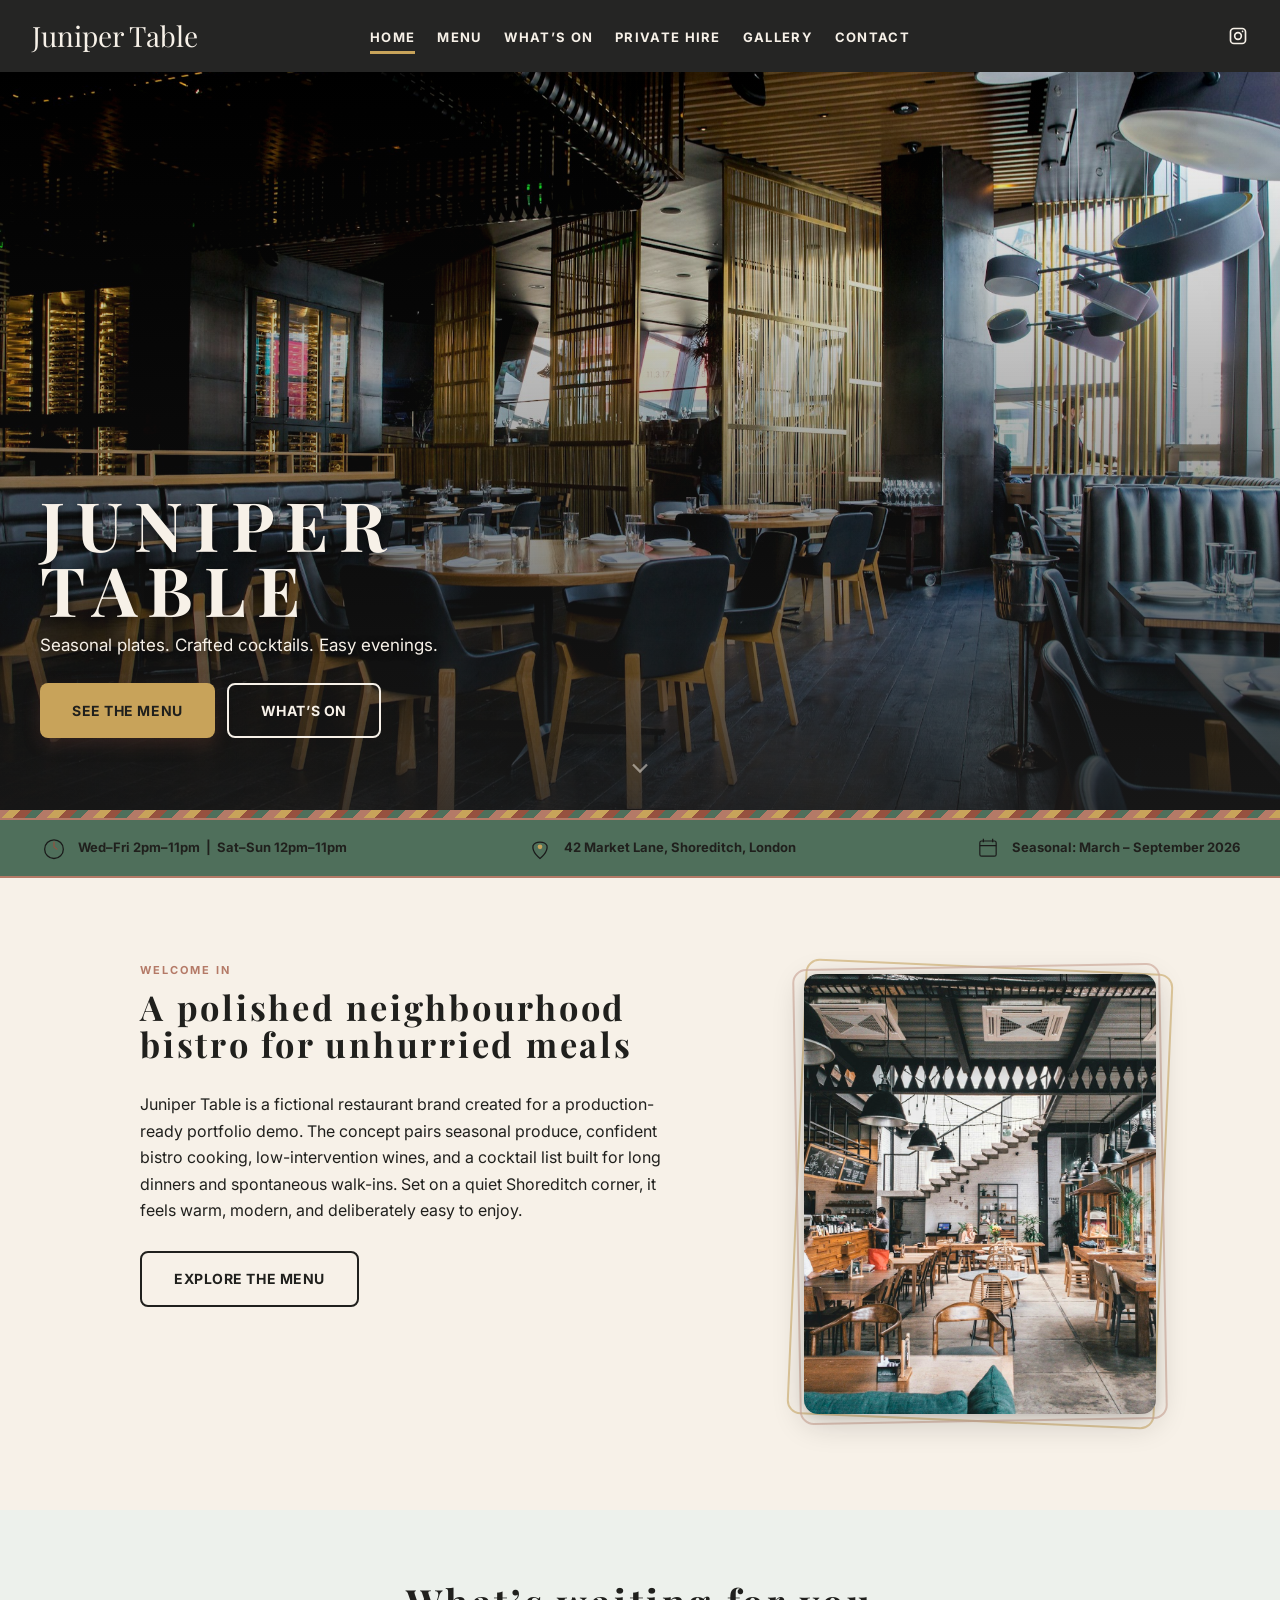
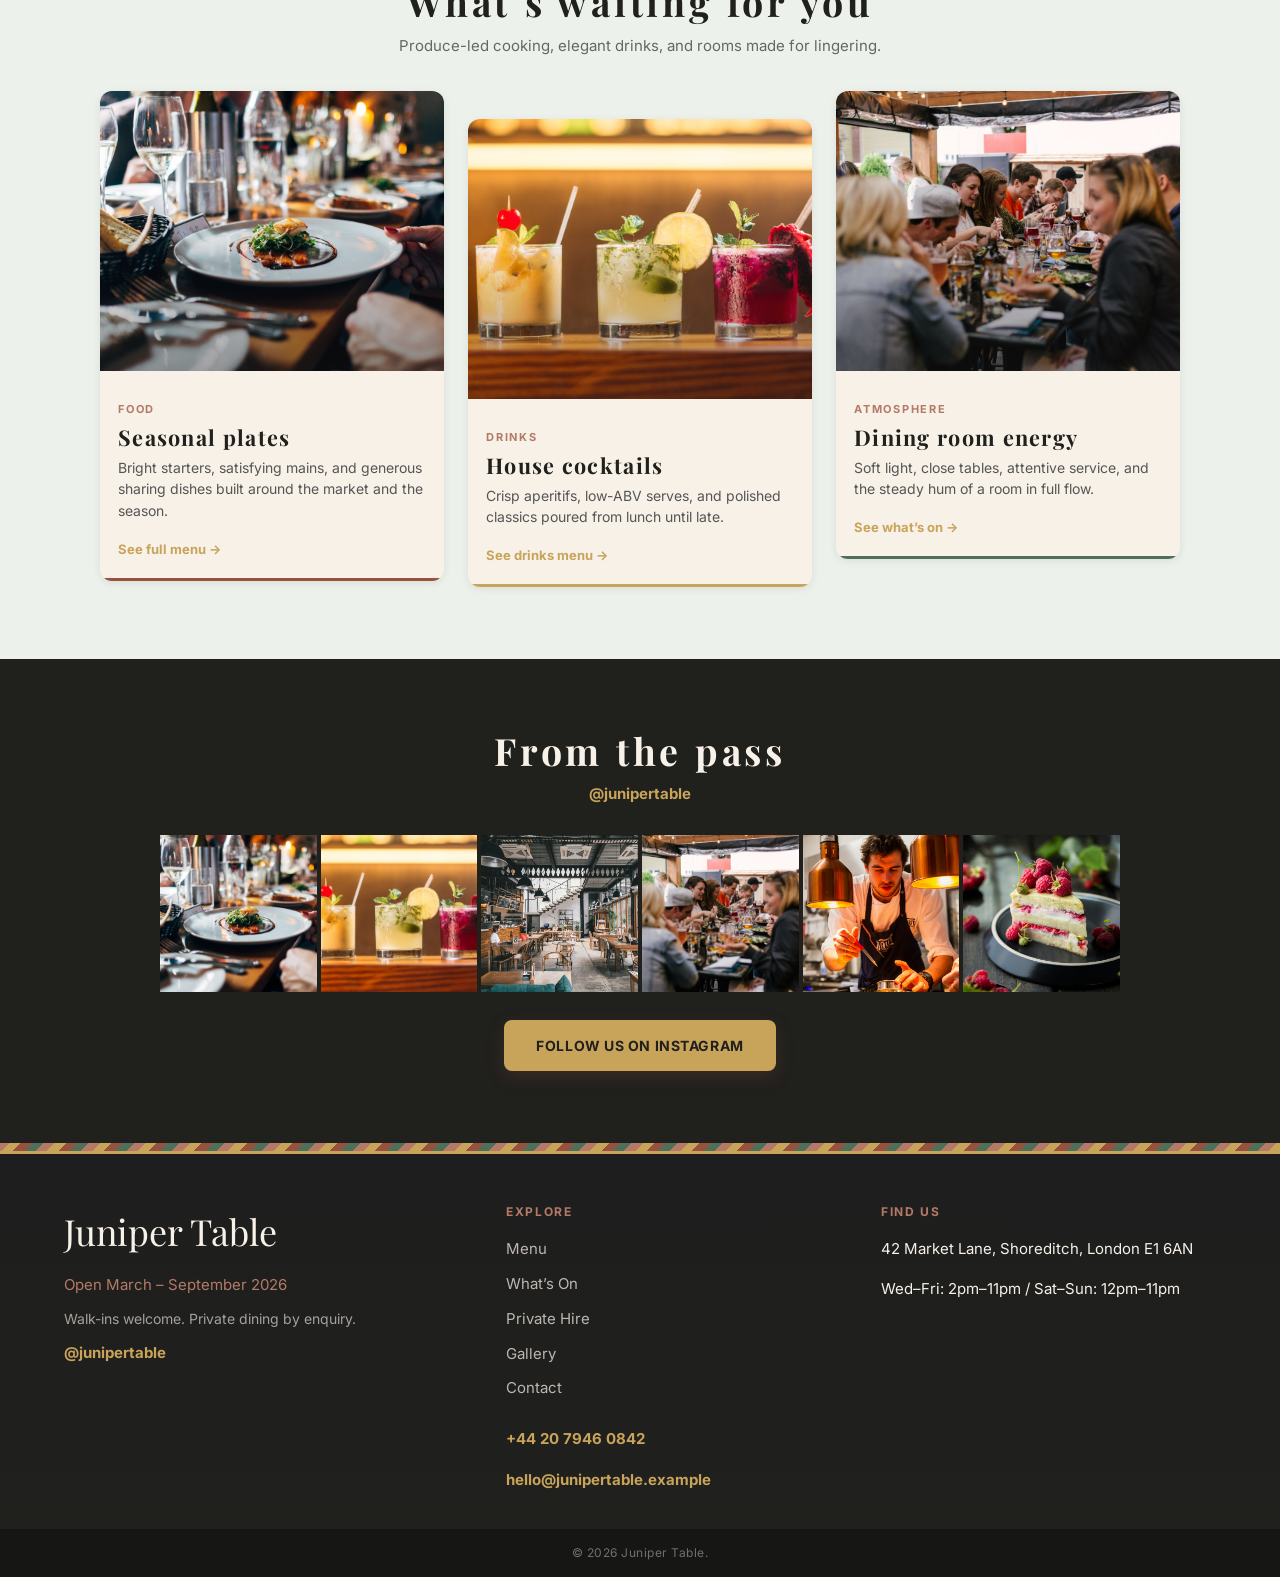
<file: index.html>
<!DOCTYPE html>
<html lang="en-GB">
  <head>
    <meta charset="UTF-8" />
    <meta name="viewport" content="width=device-width, initial-scale=1.0" />
    <meta
      name="description"
      content="Juniper Table is a fictional modern neighbourhood restaurant serving seasonal plates, crafted cocktails, and relaxed private dining in Shoreditch."
    />
    <meta property="og:title" content="Juniper Table | Modern Neighbourhood Restaurant" />
    <meta
      property="og:description"
      content="Seasonal plates, crafted cocktails, weekend brunch, and private dining at a fictional Shoreditch restaurant."
    />
    <meta property="og:type" content="website" />
    <meta property="og:image" content="/assets/demo-hero.jpg" />
    <title>Juniper Table | Modern Neighbourhood Restaurant</title>
    <link rel="preconnect" href="https://fonts.googleapis.com" />
    <link rel="preconnect" href="https://fonts.gstatic.com" crossorigin />
    <link
      href="https://fonts.googleapis.com/css2?family=Inter:wght%40400;500;600;700&family=Playfair+Display:wght%40600;700&display=swap"
      rel="stylesheet"
    />
    <link rel="stylesheet" href="css/variables.css" />
    <link rel="stylesheet" href="css/base.css" />
    <link rel="stylesheet" href="css/components.css" />
    <link rel="stylesheet" href="css/home.css" />
    <script type="application/ld+json">
      {
        "@context": "https://schema.org",
        "@type": "Restaurant",
        "name": "Juniper Table",
        "description": "Fictional modern neighbourhood restaurant serving seasonal plates, crafted cocktails, and relaxed private dining.",
        "image": "/assets/demo-hero.jpg",
        "telephone": "+44 20 7946 0842",
        "email": "hello@junipertable.example",
        "address": {
          "@type": "PostalAddress",
          "streetAddress": "42 Market Lane",
          "addressLocality": "Shoreditch",
          "addressRegion": "London",
          "postalCode": "E1 6AN",
          "addressCountry": "GB"
        },
        "servesCuisine": "Seasonal modern European",
        "priceRange": "££",
        "sameAs": ["https://instagram.com/junipertable", "https://www.facebook.com/junipertable"]
      }
    </script>
  </head>
  <body>
    <div id="page-loader" class="page-loader" aria-live="polite">
      <span class="page-loader__mark">JUNIPER TABLE</span>
    </div>

    <header class="site-header">
      <a class="nav-brand" href="index.html">Juniper Table</a>
      <nav class="site-nav" aria-label="Main">
        <ul class="site-nav__links">
          <li><a href="index.html" class="is-active">Home</a></li>
          <li><a href="menu.html">Menu</a></li>
          <li><a href="events.html">What’s On</a></li>
          <li><a href="private-hire.html">Private Hire</a></li>
          <li><a href="gallery.html">Gallery</a></li>
          <li><a href="contact.html">Contact</a></li>
        </ul>
      </nav>
      <div class="nav-end">
        <a
          class="site-nav__ig"
          href="https://instagram.com/junipertable"
          target="_blank"
          rel="noopener noreferrer"
          aria-label="Juniper Table on Instagram"
        >
          <svg viewBox="0 0 24 24" fill="none" stroke="currentColor" stroke-width="2" aria-hidden="true">
            <rect x="3" y="3" width="18" height="18" rx="4" />
            <circle cx="12" cy="12" r="4" />
            <circle cx="17.5" cy="6.5" r="1" fill="currentColor" stroke="none" />
          </svg>
        </a>
      </div>
      <button type="button" class="nav-toggle" aria-expanded="false" aria-controls="nav-overlay" aria-label="Open menu">
        <span class="nav-toggle__bars" aria-hidden="true"><span></span><span></span><span></span></span>
      </button>
    </header>

    <div id="nav-overlay" class="nav-overlay" aria-hidden="true" role="dialog" aria-label="Menu">
      <button type="button" class="nav-overlay__close" aria-label="Close menu">×</button>
      <ul class="nav-overlay__links">
        <li><a href="index.html" class="is-active">Home</a></li>
        <li><a href="menu.html">Menu</a></li>
        <li><a href="events.html">What’s On</a></li>
        <li><a href="private-hire.html">Private Hire</a></li>
        <li><a href="gallery.html">Gallery</a></li>
        <li><a href="contact.html">Contact</a></li>
      </ul>
      <a class="nav-overlay__ig" href="https://instagram.com/junipertable" target="_blank" rel="noopener noreferrer" aria-label="Instagram">
        <svg width="28" height="28" viewBox="0 0 24 24" fill="none" stroke="currentColor" stroke-width="2">
          <rect x="3" y="3" width="18" height="18" rx="4" />
          <circle cx="12" cy="12" r="4" />
        </svg>
      </a>
    </div>

    <main class="home" id="main">
      <section class="hero-home" aria-label="Welcome">
        <div class="hero-home__media hero-kenburns" aria-hidden="true">
          <img
            src="/assets/demo-hero.jpg"
            alt=""
            width="1920"
            height="1080"
            fetchpriority="high"
            decoding="async"
          />
        </div>
        <div class="hero-home__overlay"></div>
        <div class="hero-home__content">
          <h1 class="hero-home__title">Juniper Table</h1>
          <p class="hero-home__tagline">
            Seasonal plates. Crafted cocktails. Easy evenings.
          </p>
          <div class="hero-home__ctas">
            <a class="btn btn--primary" href="menu.html">See the menu</a>
            <a class="btn btn--secondary" href="events.html">What’s on</a>
          </div>
        </div>
        <div class="hero-scroll-hint" aria-hidden="true">
          <svg width="28" height="28" viewBox="0 0 24 24" fill="none" stroke="currentColor" stroke-width="2">
            <path d="M6 9l6 6 6-6" />
          </svg>
        </div>
      </section>

      <div class="section-divider" role="presentation" aria-hidden="true"></div>

      <section class="info-strip" aria-label="Key info">
        <div class="info-strip__row">
          <div class="info-strip__item">
            <svg class="icon-sketch" width="36" height="36" viewBox="0 0 48 48" aria-hidden="true">
              <circle cx="24" cy="26" r="16" fill="none" stroke="#1a1a1a" stroke-width="2.2" />
              <path d="M24 14v8l5 4" fill="none" stroke="var(--terracotta)" stroke-width="2" stroke-linecap="round" />
            </svg>
            <span>Wed–Fri 2pm–11pm &nbsp;|&nbsp; Sat–Sun 12pm–11pm</span>
          </div>
          <div class="info-strip__item">
            <svg class="icon-sketch" width="36" height="36" viewBox="0 0 48 48" aria-hidden="true">
              <path d="M12 20c4-8 20-8 24 0 2 12-12 22-12 22S10 32 12 20z" fill="none" stroke="#1a1a1a" stroke-width="2.2" />
              <circle cx="24" cy="22" r="4" fill="var(--brass)" />
            </svg>
            <span>42 Market Lane, Shoreditch, London</span>
          </div>
          <div class="info-strip__item">
            <svg class="icon-sketch" width="36" height="36" viewBox="0 0 48 48" aria-hidden="true">
              <rect x="10" y="12" width="28" height="26" rx="3" fill="none" stroke="#1a1a1a" stroke-width="2" />
              <path d="M16 8v6M32 8v6M10 20h28" stroke="#1a1a1a" stroke-width="2" />
            </svg>
            <span>Seasonal: March – September 2026</span>
          </div>
        </div>
      </section>

      <section class="intro-section">
        <div class="intro-section__inner">
          <div class="reveal">
            <p class="intro-section__eyebrow">Welcome in</p>
            <h2 class="intro-section__heading">A polished neighbourhood bistro for unhurried meals</h2>
            <p class="intro-section__text">
              Juniper Table is a fictional restaurant brand created for a production-ready portfolio demo. The concept pairs
              seasonal produce, confident bistro cooking, low-intervention wines, and a cocktail list built for long dinners
              and spontaneous walk-ins. Set on a quiet Shoreditch corner, it feels warm, modern, and deliberately easy to enjoy.
            </p>
            <a class="btn btn--ghost" href="menu.html">Explore the menu</a>
          </div>
          <div class="intro-visual reveal" data-reveal-delay="120">
            <div class="intro-visual__frame" aria-hidden="true"></div>
            <div class="intro-visual__img">
              <img
                src="/assets/demo-interior.jpg"
                alt="Warm modern restaurant interior with pendant lighting"
                width="600"
                height="800"
                loading="lazy"
              />
            </div>
          </div>
        </div>
      </section>

      <section class="highlights">
        <div class="highlights__head reveal">
          <h2 class="h2">What’s waiting for you</h2>
          <p class="highlights__sub">Produce-led cooking, elegant drinks, and rooms made for lingering.</p>
        </div>
        <div class="highlights__grid">
          <article class="highlight-card reveal" data-reveal-delay="0">
            <div class="highlight-card__media">
              <img
                src="/assets/demo-food.jpg"
                alt="Seasonal restaurant dishes arranged on a table"
                width="600"
                height="800"
                loading="lazy"
              />
            </div>
            <div class="highlight-card__body">
              <p class="highlight-card__eyebrow">Food</p>
              <h3 class="highlight-card__title">Seasonal plates</h3>
              <p class="highlight-card__text">
                Bright starters, satisfying mains, and generous sharing dishes built around the market and the season.
              </p>
              <a class="highlight-card__link" href="menu.html">See full menu →</a>
            </div>
            <div class="highlight-card__accent highlight-card__accent--terracotta" aria-hidden="true"></div>
          </article>

          <article class="highlight-card highlight-card--dip reveal" data-reveal-delay="110">
            <div class="highlight-card__media">
              <img
                src="/assets/demo-cocktail.jpg"
                alt="Craft cocktail with citrus garnish"
                width="600"
                height="800"
                loading="lazy"
              />
            </div>
            <div class="highlight-card__body">
              <p class="highlight-card__eyebrow">Drinks</p>
              <h3 class="highlight-card__title">House cocktails</h3>
              <p class="highlight-card__text">
                Crisp aperitifs, low-ABV serves, and polished classics poured from lunch until late.
              </p>
              <a class="highlight-card__link" href="menu.html#drinks-menu">See drinks menu →</a>
            </div>
            <div class="highlight-card__accent highlight-card__accent--brass" aria-hidden="true"></div> 
          </article>

          <article class="highlight-card reveal" data-reveal-delay="220">
            <div class="highlight-card__media">
              <img
                src="/assets/demo-dining.jpg"
                alt="Guests dining together in a lively restaurant"
                width="600"
                height="800"
                loading="lazy"
              />
            </div>
            <div class="highlight-card__body">
              <p class="highlight-card__eyebrow">Atmosphere</p>
              <h3 class="highlight-card__title">Dining room energy</h3>
              <p class="highlight-card__text">Soft light, close tables, attentive service, and the steady hum of a room in full flow.</p>
              <a class="highlight-card__link" href="events.html">See what’s on →</a>
            </div>
            <div class="highlight-card__accent highlight-card__accent--blue" aria-hidden="true"></div>
          </article>
        </div>
      </section>


      <section class="ig-block" aria-label="Instagram">
        <div class="ig-block__head reveal">
          <h2 class="h2">From the pass</h2>
          <a class="ig-block__handle" href="https://instagram.com/junipertable" target="_blank" rel="noopener noreferrer"
            >@junipertable</a
          >
        </div>
        <div id="instagram-embed-slot" class="ig-block__widget"></div>
        <div class="ig-block__grid ig-block__grid--fallback">
          <a class="ig-tile" href="https://instagram.com/junipertable" target="_blank" rel="noopener noreferrer">
            <img src="/assets/demo-food.jpg" alt="Seasonal plates on a restaurant table" width="400" height="400" loading="lazy" />
          </a>
          <a class="ig-tile" href="https://instagram.com/junipertable" target="_blank" rel="noopener noreferrer">
            <img src="/assets/demo-cocktail.jpg" alt="Citrus cocktail in a coupe glass" width="400" height="400" loading="lazy" />
          </a>
          <a class="ig-tile" href="https://instagram.com/junipertable" target="_blank" rel="noopener noreferrer">
            <img src="/assets/demo-interior.jpg" alt="Modern restaurant interior" width="400" height="400" loading="lazy" />
          </a>
          <a class="ig-tile" href="https://instagram.com/junipertable" target="_blank" rel="noopener noreferrer">
            <img src="/assets/demo-dining.jpg" alt="Friends dining together" width="400" height="400" loading="lazy" />
          </a>
          <a class="ig-tile" href="https://instagram.com/junipertable" target="_blank" rel="noopener noreferrer">
            <img src="/assets/demo-chef.jpg" alt="Chef working in a professional kitchen" width="400" height="400" loading="lazy" />
          </a>
          <a class="ig-tile" href="https://instagram.com/junipertable" target="_blank" rel="noopener noreferrer">
            <img src="/assets/demo-dessert.jpg" alt="Plated dessert with berries" width="400" height="400" loading="lazy" />
          </a>
        </div>
        <div class="ig-block__cta">
          <a class="btn btn--primary" href="https://instagram.com/junipertable" target="_blank" rel="noopener noreferrer"
            >Follow us on Instagram</a
          >
        </div>
      </section>
    </main>

    <div class="section-divider" role="presentation" aria-hidden="true"></div>

    <footer class="site-footer">
      <div class="site-footer__grid">
        <div>
          <span class="site-footer__brand">Juniper Table</span>
          <p class="site-footer__season">Open March – September 2026</p>
          <p class="site-footer__walkins">Walk-ins welcome. Private dining by enquiry.</p>
          <a class="site-footer__ig" href="https://instagram.com/junipertable" target="_blank" rel="noopener noreferrer"
            >@junipertable</a
          >
        </div>
        <div>
          <p class="site-footer__col-label">Explore</p>
          <ul class="site-footer__links">
            <li><a href="menu.html">Menu</a></li>
            <li><a href="events.html">What’s On</a></li>
            <li><a href="private-hire.html">Private Hire</a></li>
            <li><a href="gallery.html">Gallery</a></li>
            <li><a href="contact.html">Contact</a></li>
          </ul>
          <a class="site-footer__phone" href="tel:+442079460842">+44 20 7946 0842</a>
          <a class="site-footer__phone" href="mailto:hello@junipertable.example">hello@junipertable.example</a>
        </div>
        <div>
          <p class="site-footer__col-label">Find us</p>
          <p>42 Market Lane, Shoreditch, London E1 6AN</p>
          <p>Wed–Fri: 2pm–11pm / Sat–Sun: 12pm–11pm</p>
        </div>
      </div>
      <div class="site-footer__bottom">© 2026 Juniper Table.</div>
    </footer>

    <script src="js/main.js"></script>
    <script src="js/animations.js"></script>
  </body>
</html>
</file>
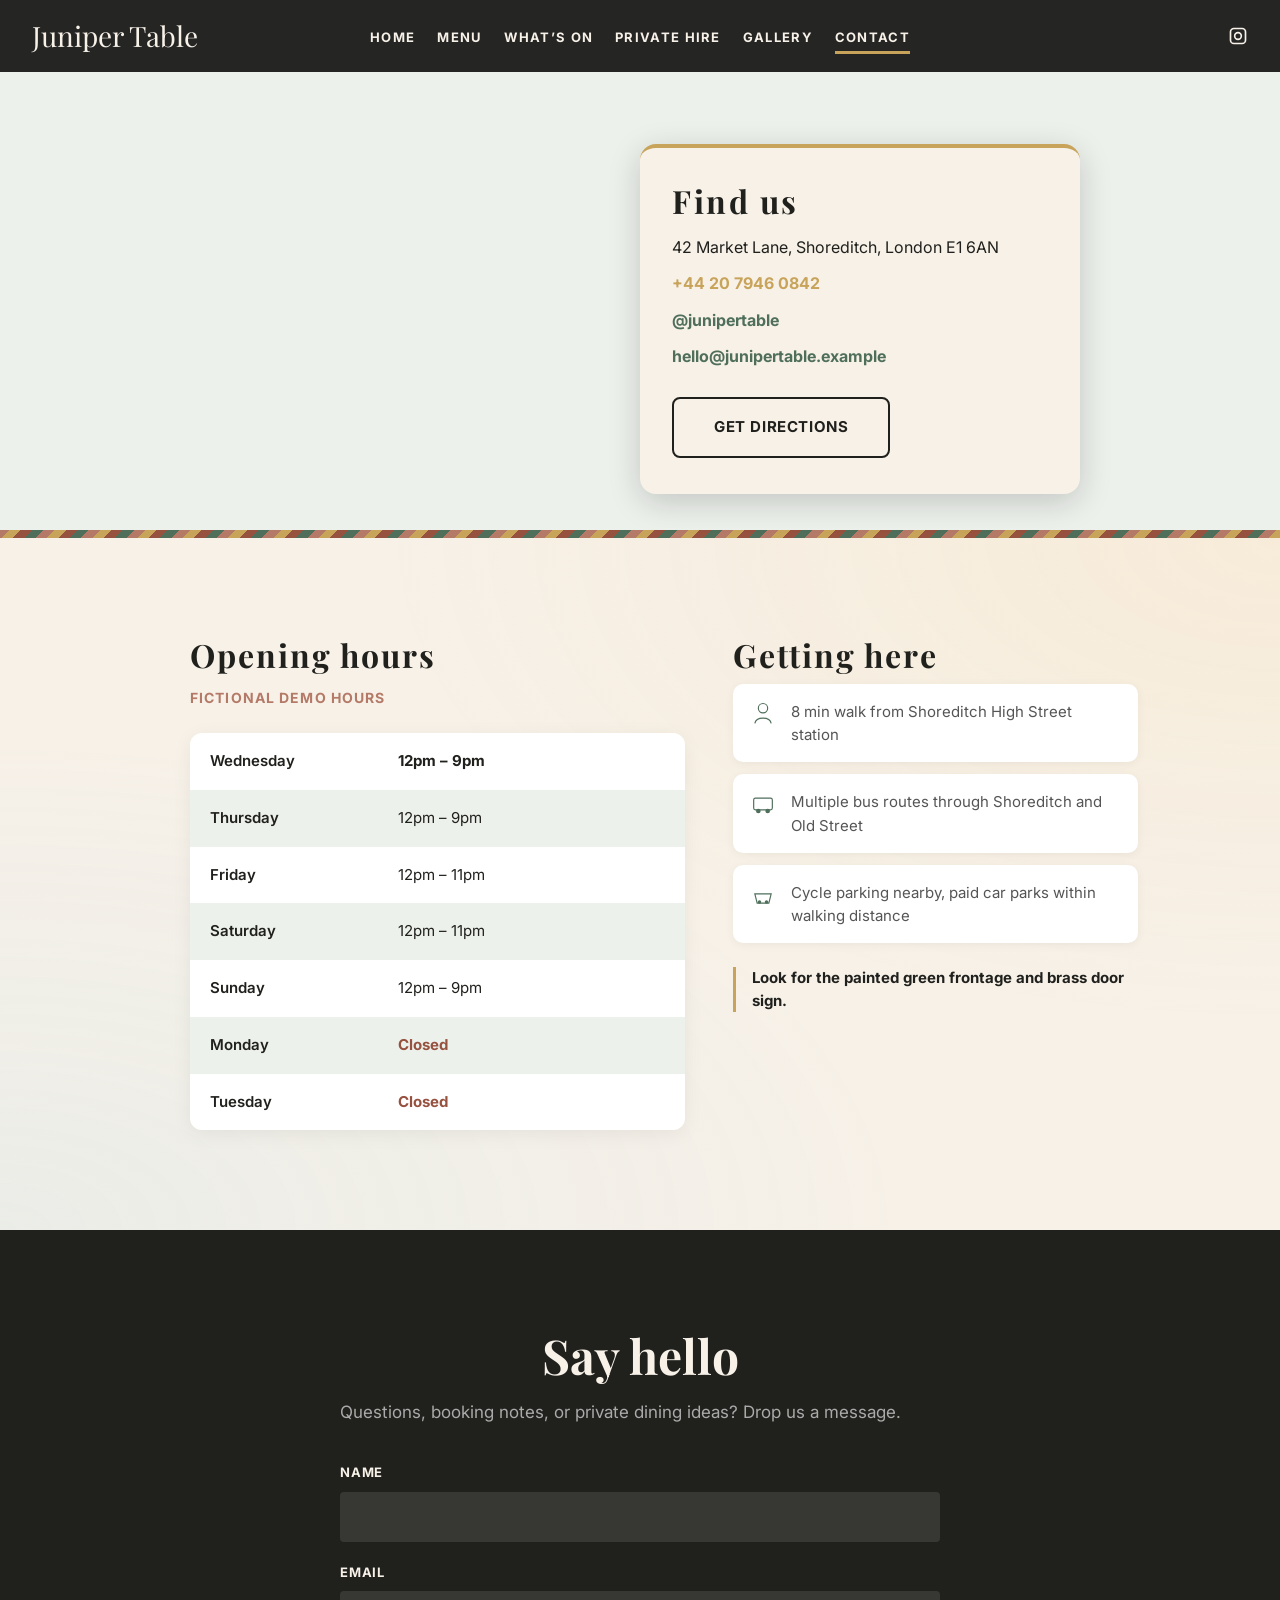
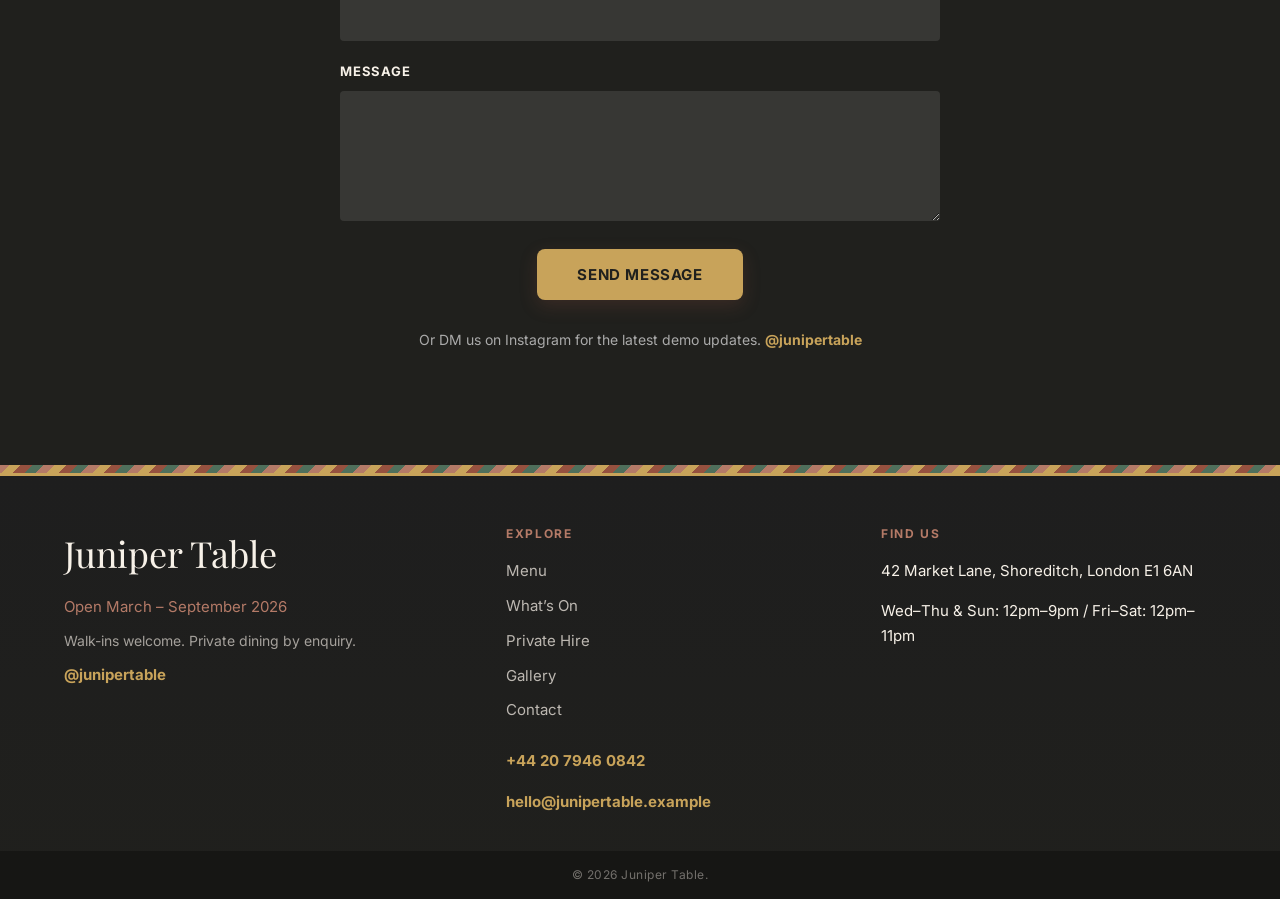
<file: contact.html>
<!DOCTYPE html>
<html lang="en-GB">
  <head>
    <meta charset="UTF-8" />
    <meta name="viewport" content="width=device-width, initial-scale=1.0" />
    <meta name="description" content="Find Juniper Table in Shoreditch, including fictional opening hours, contact details, and private dining enquiries." />
    <meta property="og:title" content="Contact | Juniper Table" />
    <meta property="og:description" content="Visit the fictional Juniper Table restaurant at 42 Market Lane, Shoreditch." />
    <meta property="og:type" content="website" />
    <meta property="og:image" content="/assets/demo-interior.jpg" />
    <title>Contact | Juniper Table</title>
    <link rel="preconnect" href="https://fonts.googleapis.com" />
    <link rel="preconnect" href="https://fonts.gstatic.com" crossorigin />
    <link
      href="https://fonts.googleapis.com/css2?family=Inter:wght%40400;500;600;700&family=Playfair+Display:wght%40600;700&display=swap"
      rel="stylesheet"
    />
    <link rel="stylesheet" href="css/variables.css" />
    <link rel="stylesheet" href="css/base.css" />
    <link rel="stylesheet" href="css/components.css" />
    <link rel="stylesheet" href="css/contact.css" />
  </head>
  <body>
    <div id="page-loader" class="page-loader"><span class="page-loader__mark">JUNIPER TABLE</span></div>

    <header class="site-header">
      <a class="nav-brand" href="index.html">Juniper Table</a>
      <nav class="site-nav" aria-label="Main">
        <ul class="site-nav__links">
          <li><a href="index.html">Home</a></li>
          <li><a href="menu.html">Menu</a></li>
          <li><a href="events.html">What’s On</a></li>
          <li><a href="private-hire.html">Private Hire</a></li>
          <li><a href="gallery.html">Gallery</a></li>
          <li><a href="contact.html" class="is-active">Contact</a></li>
        </ul>
      </nav>
      <div class="nav-end">
        <a class="site-nav__ig" href="https://instagram.com/junipertable" target="_blank" rel="noopener noreferrer" aria-label="Instagram">
          <svg viewBox="0 0 24 24" fill="none" stroke="currentColor" stroke-width="2" aria-hidden="true">
            <rect x="3" y="3" width="18" height="18" rx="4" />
            <circle cx="12" cy="12" r="4" />
          </svg>
        </a>
      </div>
      <button type="button" class="nav-toggle" aria-expanded="false" aria-controls="nav-overlay" aria-label="Open menu">
        <span class="nav-toggle__bars"><span></span><span></span><span></span></span>
      </button>
    </header>

    <div id="nav-overlay" class="nav-overlay" aria-hidden="true" role="dialog" aria-label="Menu">
      <button type="button" class="nav-overlay__close" aria-label="Close">×</button>
      <ul class="nav-overlay__links">
        <li><a href="index.html">Home</a></li>
        <li><a href="menu.html">Menu</a></li>
        <li><a href="events.html">What’s On</a></li>
        <li><a href="private-hire.html">Private Hire</a></li>
        <li><a href="gallery.html">Gallery</a></li>
        <li><a href="contact.html" class="is-active">Contact</a></li>
      </ul>
      <a class="nav-overlay__ig" href="https://instagram.com/junipertable" target="_blank" rel="noopener noreferrer" aria-label="Instagram">
        <svg width="28" height="28" viewBox="0 0 24 24" fill="none" stroke="currentColor" stroke-width="2">
          <rect x="3" y="3" width="18" height="18" rx="4" />
          <circle cx="12" cy="12" r="4" />
        </svg>
      </a>
    </div>

    <main class="page-contact" id="main">
      <h1 class="sr-only">Contact Juniper Table</h1>
      <section class="map-hero" aria-label="Map">
        <iframe
          class="map-hero__embed"
          title="Juniper Table location map"
          loading="lazy"
          referrerpolicy="no-referrer-when-downgrade"
          src="https://maps.google.com/maps?q=42+Market+Lane%2C+Shoreditch%2C+London+E1+6AN&hl=en&z=16&output=embed"
        ></iframe>
        <div class="map-hero__card reveal">
          <h2>Find us</h2>
          <p>42 Market Lane, Shoreditch, London E1 6AN</p>
          <p><a class="map-hero__phone" href="tel:+442079460842">+44 20 7946 0842</a></p>
          <p>
            <a class="map-hero__ig" href="https://instagram.com/junipertable" target="_blank" rel="noopener noreferrer"
              >@junipertable</a
            >
          </p>
          <p><a class="map-hero__ig" href="mailto:hello@junipertable.example">hello@junipertable.example</a></p>
          <a
            class="btn btn--ghost"
            href="https://www.google.com/maps/dir/?api=1&destination=42+Market+Lane+Shoreditch+London+E1+6AN"
            target="_blank"
            rel="noopener noreferrer"
            >Get directions</a
          >
        </div>
      </section>

      <div class="section-divider" role="presentation" aria-hidden="true"></div>

      <section class="hours-section">
        <div class="hours-inner">
          <div class="reveal">
            <h2>Opening hours</h2>
            <p class="hours-sub">Fictional demo hours</p>
            <table class="hours-table" aria-label="Opening hours">
              <tbody>
                <tr>
                  <td>Wednesday</td>
                  <td><strong>12pm – 9pm</strong></td>
                </tr>
                <tr>
                  <td>Thursday</td>
                  <td>12pm – 9pm</td>
                </tr>
                <tr>
                  <td>Friday</td>
                  <td>12pm – 11pm</td>
                </tr>
                <tr>
                  <td>Saturday</td>
                  <td>12pm – 11pm</td>
                </tr>
                <tr>
                  <td>Sunday</td>
                  <td>12pm – 9pm</td>
                </tr>
                <tr>
                  <td>Monday</td>
                  <td class="text-closed">Closed</td>
                </tr>
                <tr>
                  <td>Tuesday</td>
                  <td class="text-closed">Closed</td>
                </tr>
              </tbody>
            </table>
          </div>
          <div class="reveal" data-reveal-delay="100">
            <h2>Getting here</h2>
            <ul class="transport-list">
              <li>
                <svg class="icon-sketch" width="28" height="28" viewBox="0 0 48 48" aria-hidden="true">
                  <circle cx="24" cy="14" r="8" fill="none" stroke="currentColor" stroke-width="2" />
                  <path d="M10 40c2-12 26-12 28 0" fill="none" stroke="currentColor" stroke-width="2" />
                </svg>
                <span>8 min walk from Shoreditch High Street station</span>
              </li>
              <li>
                <svg class="icon-sketch" width="28" height="28" viewBox="0 0 48 48" aria-hidden="true">
                  <rect x="8" y="14" width="32" height="20" rx="3" fill="none" stroke="currentColor" stroke-width="2" />
                  <circle cx="16" cy="36" r="4" fill="currentColor" />
                  <circle cx="32" cy="36" r="4" fill="currentColor" />
                </svg>
                <span>Multiple bus routes through Shoreditch and Old Street</span>
              </li>
              <li>
                <svg class="icon-sketch" width="28" height="28" viewBox="0 0 48 48" aria-hidden="true">
                  <path d="M10 22h28l-4 16H14L10 22z" fill="none" stroke="currentColor" stroke-width="2" />
                  <circle cx="18" cy="36" r="3" fill="currentColor" />
                  <circle cx="30" cy="36" r="3" fill="currentColor" />
                </svg>
                <span>Cycle parking nearby, paid car parks within walking distance</span>
              </li>
            </ul>
            <p class="contact-signoff">Look for the painted green frontage and brass door sign.</p>
          </div>
        </div>
      </section>

      <section class="contact-form-section">
        <div class="contact-form-wrap">
          <h2 class="h2">Say hello</h2>
          <p class="form-sub">Questions, booking notes, or private dining ideas? Drop us a message.</p>
          <form class="js-validate" novalidate>
            <p class="form-status" role="status" aria-live="polite"></p>
            <div class="form-group">
              <label class="form-label" for="c-name">Name</label>
              <input class="form-field" id="c-name" name="name" type="text" required autocomplete="name" />
            </div>
            <div class="form-group">
              <label class="form-label" for="c-email">Email</label>
              <input class="form-field" id="c-email" name="email" type="email" required autocomplete="email" />
            </div>
            <div class="form-group">
              <label class="form-label" for="c-msg">Message</label>
              <textarea class="form-field" id="c-msg" name="message" rows="5" required></textarea>
            </div>
            <button type="submit" class="btn btn--primary">Send message</button>
          </form>
          <p class="contact-ig-note">
            Or DM us on Instagram for the latest demo updates.
            <a href="https://instagram.com/junipertable" target="_blank" rel="noopener noreferrer">@junipertable</a>
          </p>
        </div>
      </section>
    </main>

    <div class="section-divider" role="presentation" aria-hidden="true"></div>

    <footer class="site-footer">
      <div class="site-footer__grid">
        <div>
          <span class="site-footer__brand">Juniper Table</span>
          <p class="site-footer__season">Open March – September 2026</p>
          <p class="site-footer__walkins">Walk-ins welcome. Private dining by enquiry.</p>
          <a class="site-footer__ig" href="https://instagram.com/junipertable" target="_blank" rel="noopener noreferrer">@junipertable</a>
        </div>
        <div>
          <p class="site-footer__col-label">Explore</p>
          <ul class="site-footer__links">
            <li><a href="menu.html">Menu</a></li>
            <li><a href="events.html">What’s On</a></li>
            <li><a href="private-hire.html">Private Hire</a></li>
            <li><a href="gallery.html">Gallery</a></li>
            <li><a href="contact.html">Contact</a></li>
          </ul>
          <a class="site-footer__phone" href="tel:+442079460842">+44 20 7946 0842</a>
          <a class="site-footer__phone" href="mailto:hello@junipertable.example">hello@junipertable.example</a>
        </div>
        <div>
          <p class="site-footer__col-label">Find us</p>
          <p>42 Market Lane, Shoreditch, London E1 6AN</p>
          <p>Wed–Thu &amp; Sun: 12pm–9pm / Fri–Sat: 12pm–11pm</p>
        </div>
      </div>
      <div class="site-footer__bottom">© 2026 Juniper Table.</div>
    </footer>

    <script src="js/main.js"></script>
    <script src="js/animations.js"></script>
    <script src="js/forms.js"></script>
  </body>
</html>
</file>
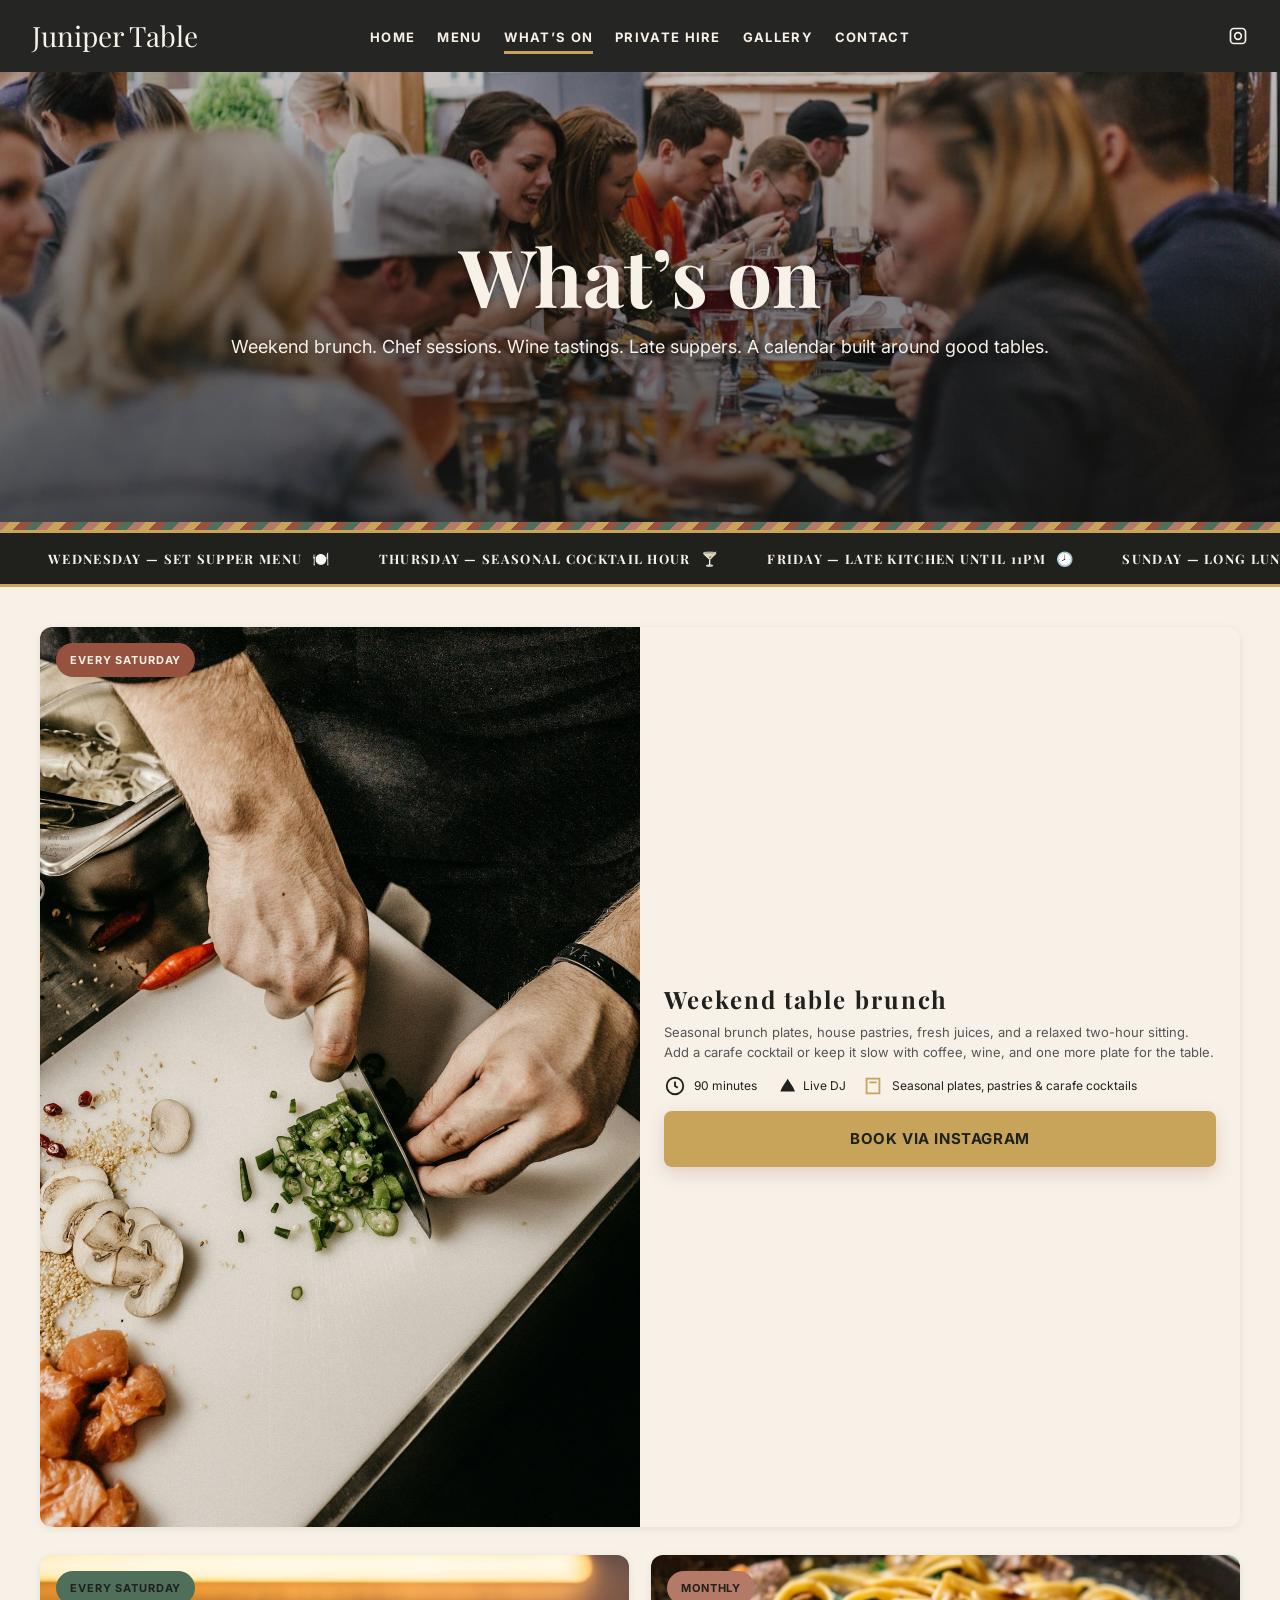
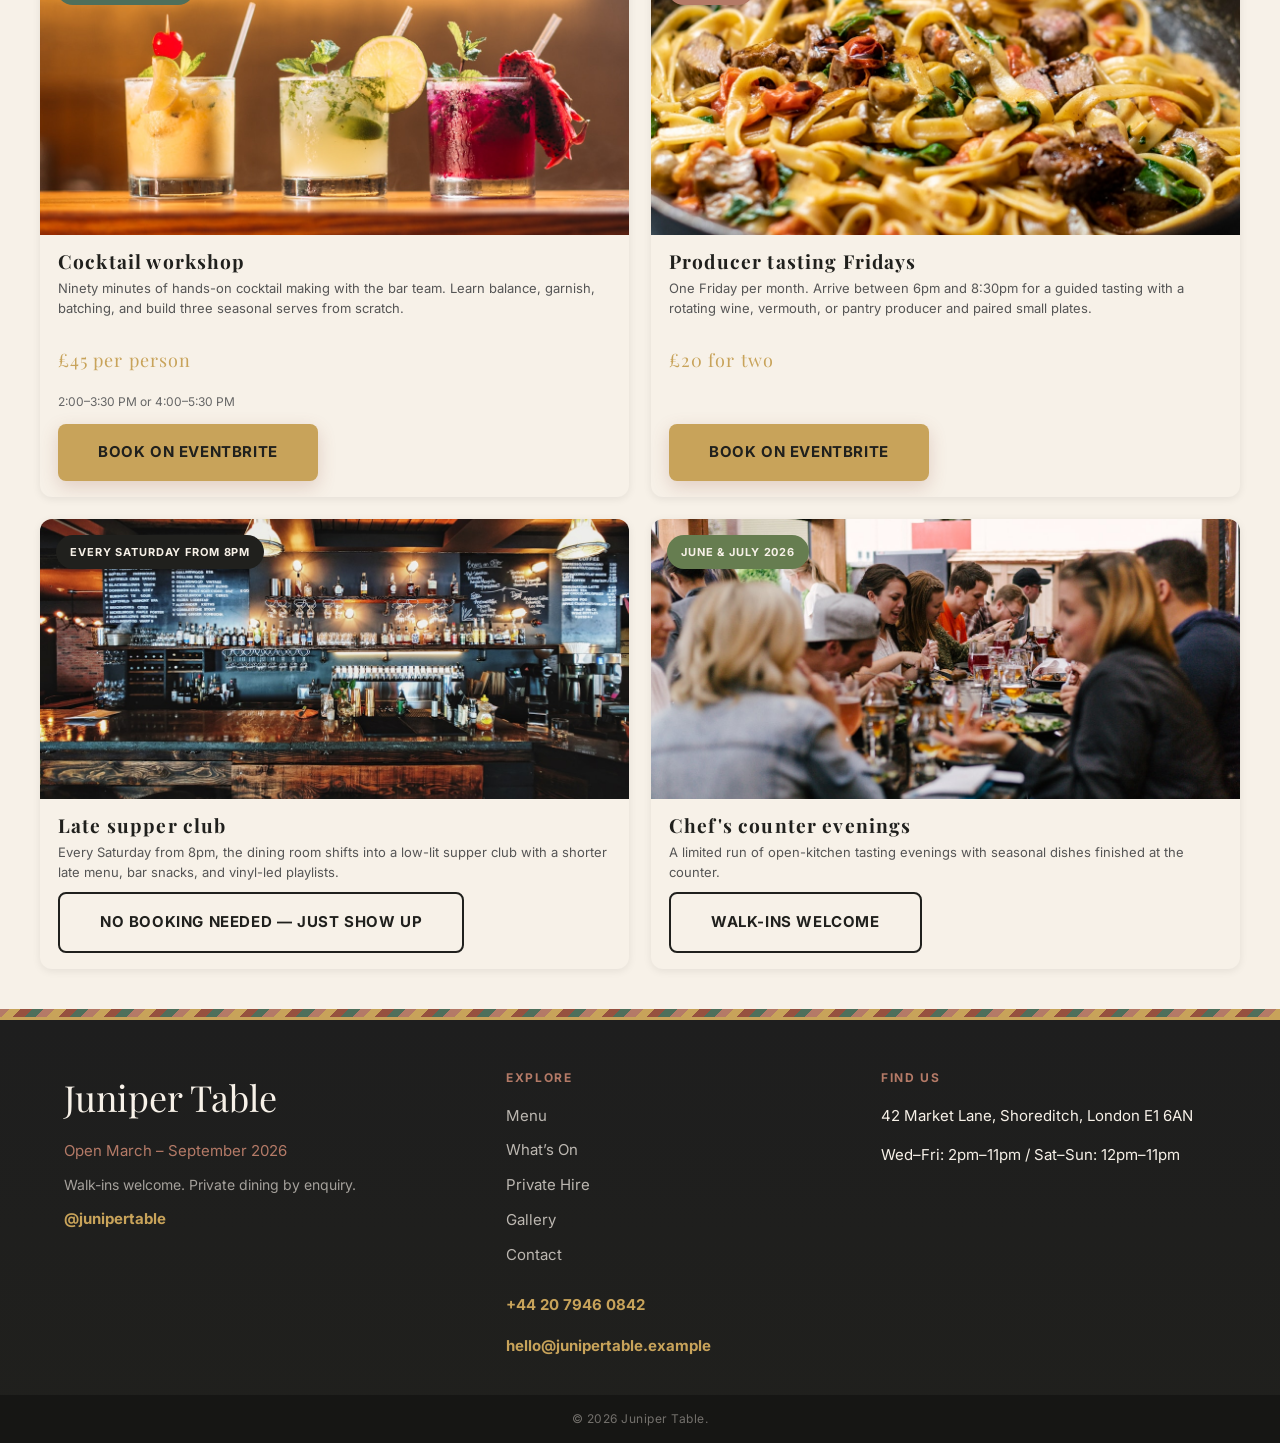
<file: events.html>
<!DOCTYPE html>
<html lang="en-GB">
  <head>
    <meta charset="UTF-8" />
    <meta name="viewport" content="width=device-width, initial-scale=1.0" />
    <meta name="description" content="What’s on at Juniper Table — fictional brunches, chef events, tastings, and late supper clubs." />
    <meta property="og:title" content="What’s On | Juniper Table" />
    <meta property="og:description" content="Brunches, chef evenings, tasting sessions, and private events at a fictional Shoreditch restaurant." />
    <meta property="og:type" content="website" />
    <meta property="og:image" content="/assets/demo-dining.jpg" />
    <title>What’s On | Juniper Table</title>
    <link rel="preconnect" href="https://fonts.googleapis.com" />
    <link rel="preconnect" href="https://fonts.gstatic.com" crossorigin />
    <link
      href="https://fonts.googleapis.com/css2?family=Inter:wght%40400;500;600;700&family=Playfair+Display:wght%40600;700&display=swap"
      rel="stylesheet"
    />
    <link rel="stylesheet" href="css/variables.css" />
    <link rel="stylesheet" href="css/base.css" />
    <link rel="stylesheet" href="css/components.css" />
    <link rel="stylesheet" href="css/events.css" />
  </head>
  <body>
    <div id="page-loader" class="page-loader"><span class="page-loader__mark">JUNIPER TABLE</span></div>

    <header class="site-header">
      <a class="nav-brand" href="index.html">Juniper Table</a>
      <nav class="site-nav" aria-label="Main">
        <ul class="site-nav__links">
          <li><a href="index.html">Home</a></li>
          <li><a href="menu.html">Menu</a></li>
          <li><a href="events.html" class="is-active">What’s On</a></li>
          <li><a href="private-hire.html">Private Hire</a></li>
          <li><a href="gallery.html">Gallery</a></li>
          <li><a href="contact.html">Contact</a></li>
        </ul>
      </nav>
      <div class="nav-end">
        <a class="site-nav__ig" href="https://instagram.com/junipertable" target="_blank" rel="noopener noreferrer" aria-label="Instagram">
          <svg viewBox="0 0 24 24" fill="none" stroke="currentColor" stroke-width="2" aria-hidden="true">
            <rect x="3" y="3" width="18" height="18" rx="4" />
            <circle cx="12" cy="12" r="4" />
          </svg>
        </a>
      </div>
      <button type="button" class="nav-toggle" aria-expanded="false" aria-controls="nav-overlay" aria-label="Open menu">
        <span class="nav-toggle__bars"><span></span><span></span><span></span></span>
      </button>
    </header>

    <div id="nav-overlay" class="nav-overlay" aria-hidden="true" role="dialog" aria-label="Menu">
      <button type="button" class="nav-overlay__close" aria-label="Close">×</button>
      <ul class="nav-overlay__links">
        <li><a href="index.html">Home</a></li>
        <li><a href="menu.html">Menu</a></li>
        <li><a href="events.html" class="is-active">What’s On</a></li>
        <li><a href="private-hire.html">Private Hire</a></li>
        <li><a href="gallery.html">Gallery</a></li>
        <li><a href="contact.html">Contact</a></li>
      </ul>
      <a class="nav-overlay__ig" href="https://instagram.com/junipertable" target="_blank" rel="noopener noreferrer" aria-label="Instagram">
        <svg width="28" height="28" viewBox="0 0 24 24" fill="none" stroke="currentColor" stroke-width="2">
          <rect x="3" y="3" width="18" height="18" rx="4" />
          <circle cx="12" cy="12" r="4" />
        </svg>
      </a>
    </div>

    <main class="page-events" id="main">
      <section class="events-hero on-dark" aria-label="Events">
        <div class="events-hero__bg hero-kenburns">
          <img src="/assets/demo-dining.jpg" alt="" width="2000" height="1200" decoding="async" />
        </div>
        <div class="events-hero__overlay"></div>
        <div class="events-hero__inner">
          <h1 class="h1">What’s on</h1>
          <p class="events-hero__sub">
            Weekend brunch. Chef sessions. Wine tastings. Late suppers. A calendar built around good tables.
          </p>
        </div>
      </section>

      <div class="section-divider" role="presentation" aria-hidden="true"></div>

      <section class="ticker ticker--marquee" aria-label="Weekly specials">
        <div class="ticker__track">
          <div class="ticker__scroll">
            <div class="ticker__group">
              <span class="ticker__item">Wednesday — Set supper menu <span class="ticker__icon">🍽️</span></span>
              <span class="ticker__item">Thursday — Seasonal cocktail hour <span class="ticker__icon">🍸</span></span>
              <span class="ticker__item">Friday — Late kitchen until 11pm <span class="ticker__icon">🕗</span></span>
              <span class="ticker__item">Sunday — Long lunch sharing boards <span class="ticker__icon">🥂</span></span>
            </div>
            <div class="ticker__group ticker__group--dup" aria-hidden="true">
              <span class="ticker__item">Wednesday — Set supper menu <span class="ticker__icon">🍽️</span></span>
              <span class="ticker__item">Thursday — Seasonal cocktail hour <span class="ticker__icon">🍸</span></span>
              <span class="ticker__item">Friday — Late kitchen until 11pm <span class="ticker__icon">🕗</span></span>
              <span class="ticker__item">Sunday — Long lunch sharing boards <span class="ticker__icon">🥂</span></span>
            </div>
          </div>
        </div>
      </section>

      <section class="events-body">
        <div class="events-body__inner">
          <article class="event-feature reveal">
            <div class="event-feature__media">
              <img
                src="/assets/demo-brunch.jpg"
                alt="Weekend brunch plates on a restaurant table"
                width="800"
                height="560"
                loading="lazy"
              />
              <span class="event-badge event-badge--terracotta">Every Saturday</span>
            </div>
            <div class="event-feature__body">
              <h2 class="event-feature__title">Weekend table brunch</h2>
              <p class="event-feature__text">
                Seasonal brunch plates, house pastries, fresh juices, and a relaxed two-hour sitting. Add a carafe cocktail or
                keep it slow with coffee, wine, and one more plate for the table.
              </p>
              <div class="event-details">
                <span
                  ><svg class="icon-sketch" width="22" height="22" viewBox="0 0 24 24" fill="none" stroke="currentColor" stroke-width="2"><circle cx="12" cy="12" r="9" /><path d="M12 7v5l3 2" /></svg>
                  90 minutes</span
                >
                <span
                  ><svg class="icon-sketch" width="22" height="22" viewBox="0 0 24 24" fill="currentColor"><path d="M8 18c2-6 6-10 8-14 2 4 6 8 8 14H8z" /></svg>
                  Live DJ</span
                >
                <span
                  ><svg class="icon-sketch" width="22" height="22" viewBox="0 0 24 24" fill="none" stroke="var(--brass)" stroke-width="2"><path d="M5 4h14v16H5zM8 8h8" /></svg>
                  Seasonal plates, pastries &amp; carafe cocktails</span
                >
              </div>
              <a class="btn btn--primary" href="https://instagram.com/junipertable" target="_blank" rel="noopener noreferrer"
                >Book via Instagram</a
              >
            </div>
          </article>

          <div class="events-grid">
            <article class="event-card reveal" data-reveal-delay="0">
              <div class="event-card__media">
                <img src="/assets/demo-cocktail.jpg" alt="Cocktail masterclass drink with citrus" width="600" height="400" loading="lazy" />
                <span class="event-badge event-badge--blue">Every Saturday</span>
              </div>
              <div class="event-card__body">
                <h2 class="event-card__title">Cocktail workshop</h2>
                <p class="event-card__text">
                  Ninety minutes of hands-on cocktail making with the bar team. Learn balance, garnish, batching, and build
                  three seasonal serves from scratch.
                </p>
                <p class="event-card__price">£45 per person</p>
                <p class="event-card__time">2:00–3:30 PM or 4:00–5:30 PM</p>
                <a class="btn btn--primary" href="https://www.eventbrite.co.uk" target="_blank" rel="noopener noreferrer">Book on Eventbrite</a>
              </div>
            </article>

            <article class="event-card reveal" data-reveal-delay="120">
              <div class="event-card__media">
                <img src="/assets/demo-pasta.jpg" alt="Pasta dish served in a shallow bowl" width="600" height="400" loading="lazy" />
                <span class="event-badge event-badge--pink">Monthly</span>
              </div>
              <div class="event-card__body">
                <h2 class="event-card__title">Producer tasting Fridays</h2>
                <p class="event-card__text">
                  One Friday per month. Arrive between 6pm and 8:30pm for a guided tasting with a rotating wine, vermouth, or
                  pantry producer and paired small plates.
                </p>
                <p class="event-card__price">£20 for two</p>
                <a class="btn btn--primary" href="https://www.eventbrite.co.uk" target="_blank" rel="noopener noreferrer">Book on Eventbrite</a>
              </div>
            </article>

            <article class="event-card reveal" data-reveal-delay="0">
              <div class="event-card__media">
                <img src="/assets/demo-bar.jpg" alt="Busy restaurant bar in warm evening light" width="600" height="400" loading="lazy" />
                <span class="event-badge event-badge--dark">Every Saturday from 8pm</span>
              </div>
              <div class="event-card__body">
                <h2 class="event-card__title">Late supper club</h2>
                <p class="event-card__text">
                  Every Saturday from 8pm, the dining room shifts into a low-lit supper club with a shorter late menu, bar
                  snacks, and vinyl-led playlists.
                </p>
                <span class="btn btn--ghost event-card__static-cta">No booking needed — just show up</span>
              </div>
            </article>

            <article class="event-card reveal" data-reveal-delay="120">
              <div class="event-card__media">
                <img src="/assets/demo-dining.jpg" alt="Friends sharing food in a restaurant" width="600" height="400" loading="lazy" />
                <span class="event-badge event-badge--herb">June &amp; July 2026</span>
              </div>
              <div class="event-card__body">
                <h2 class="event-card__title">Chef's counter evenings</h2>
                <p class="event-card__text">A limited run of open-kitchen tasting evenings with seasonal dishes finished at the counter.</p>
                <span class="btn btn--ghost event-card__static-cta">Walk-ins welcome</span>
              </div>
            </article>
          </div>
        </div>
      </section>
    </main>

    <div class="section-divider" role="presentation" aria-hidden="true"></div>

    <footer class="site-footer">
      <div class="site-footer__grid">
        <div>
          <span class="site-footer__brand">Juniper Table</span>
          <p class="site-footer__season">Open March – September 2026</p>
          <p class="site-footer__walkins">Walk-ins welcome. Private dining by enquiry.</p>
          <a class="site-footer__ig" href="https://instagram.com/junipertable" target="_blank" rel="noopener noreferrer">@junipertable</a>
        </div>
        <div>
          <p class="site-footer__col-label">Explore</p>
          <ul class="site-footer__links">
            <li><a href="menu.html">Menu</a></li>
            <li><a href="events.html">What’s On</a></li>
            <li><a href="private-hire.html">Private Hire</a></li>
            <li><a href="gallery.html">Gallery</a></li>
            <li><a href="contact.html">Contact</a></li>
          </ul>
          <a class="site-footer__phone" href="tel:+442079460842">+44 20 7946 0842</a>
          <a class="site-footer__phone" href="mailto:hello@junipertable.example">hello@junipertable.example</a>
        </div>
        <div>
          <p class="site-footer__col-label">Find us</p>
          <p>42 Market Lane, Shoreditch, London E1 6AN</p>
          <p>Wed–Fri: 2pm–11pm / Sat–Sun: 12pm–11pm</p>
        </div>
      </div>
      <div class="site-footer__bottom">© 2026 Juniper Table.</div>
    </footer>

    <script src="js/main.js"></script>
    <script src="js/animations.js"></script>
  </body>
</html>
</file>
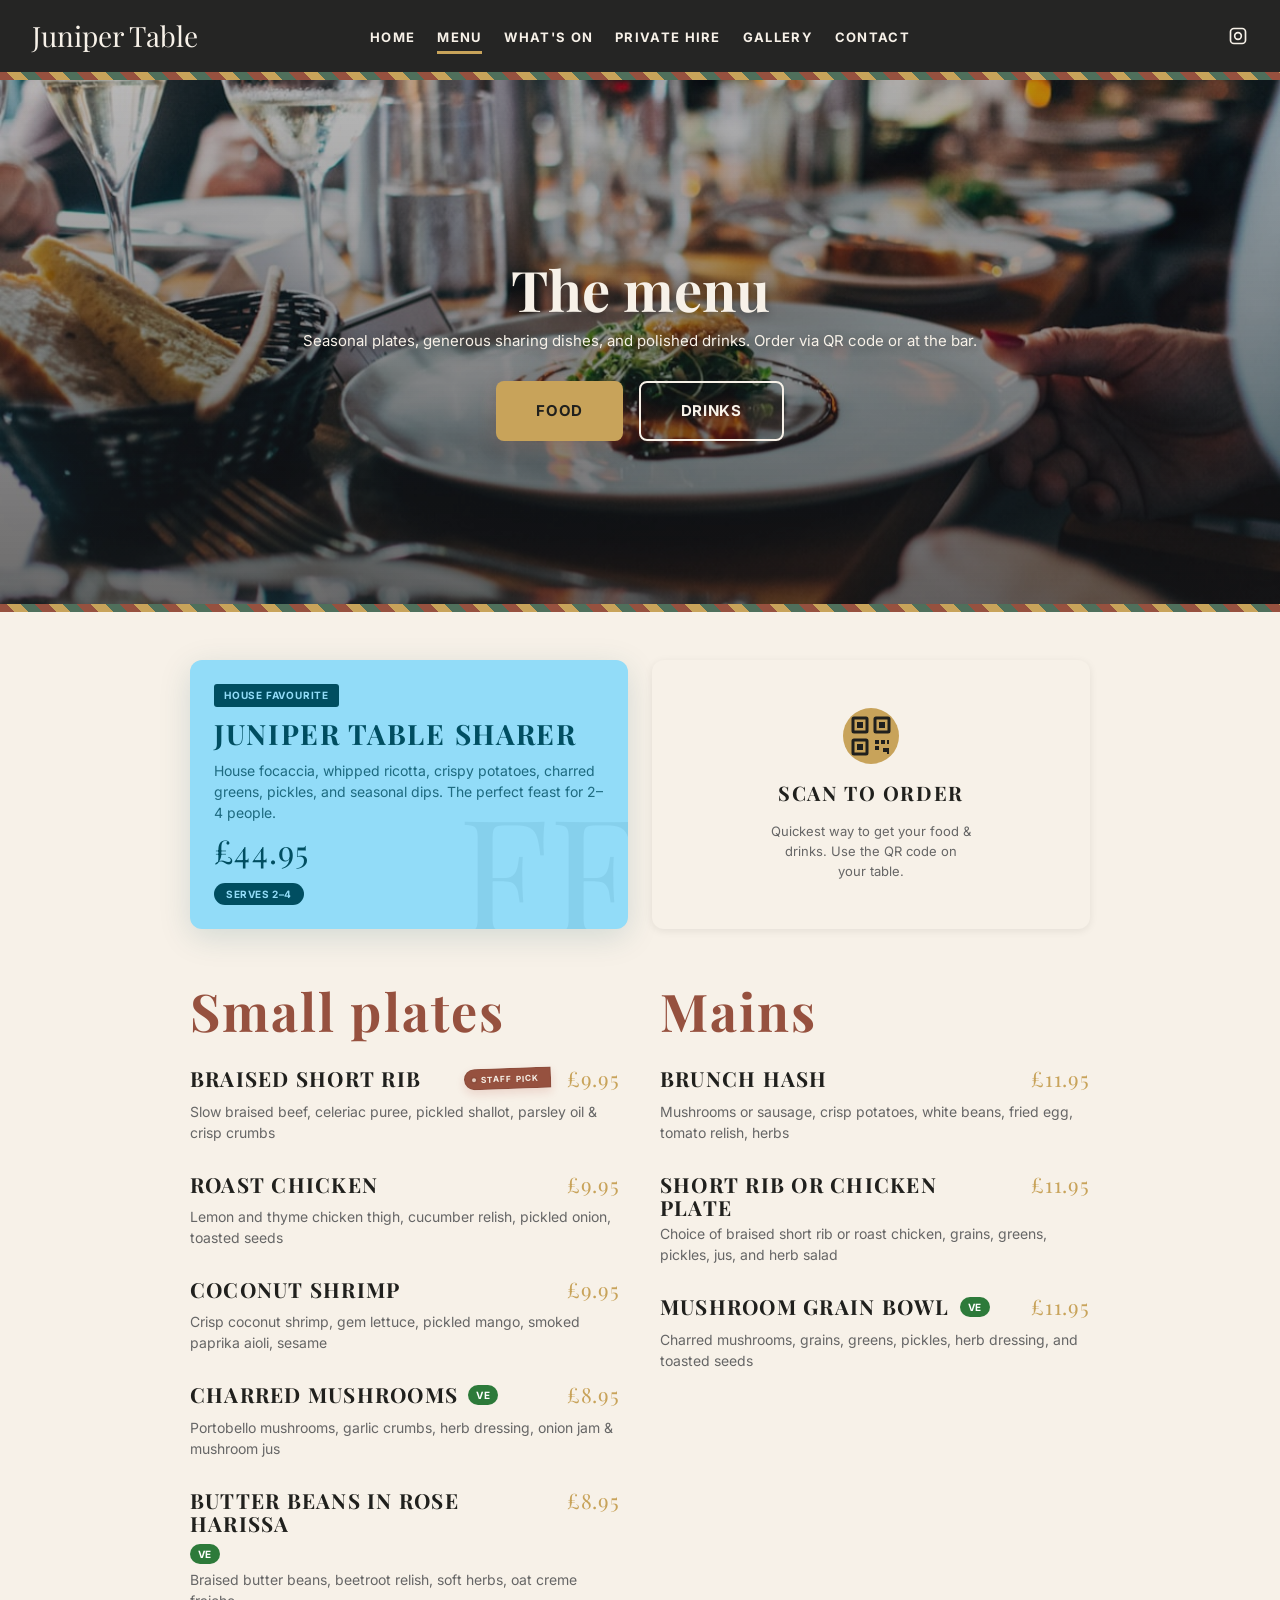
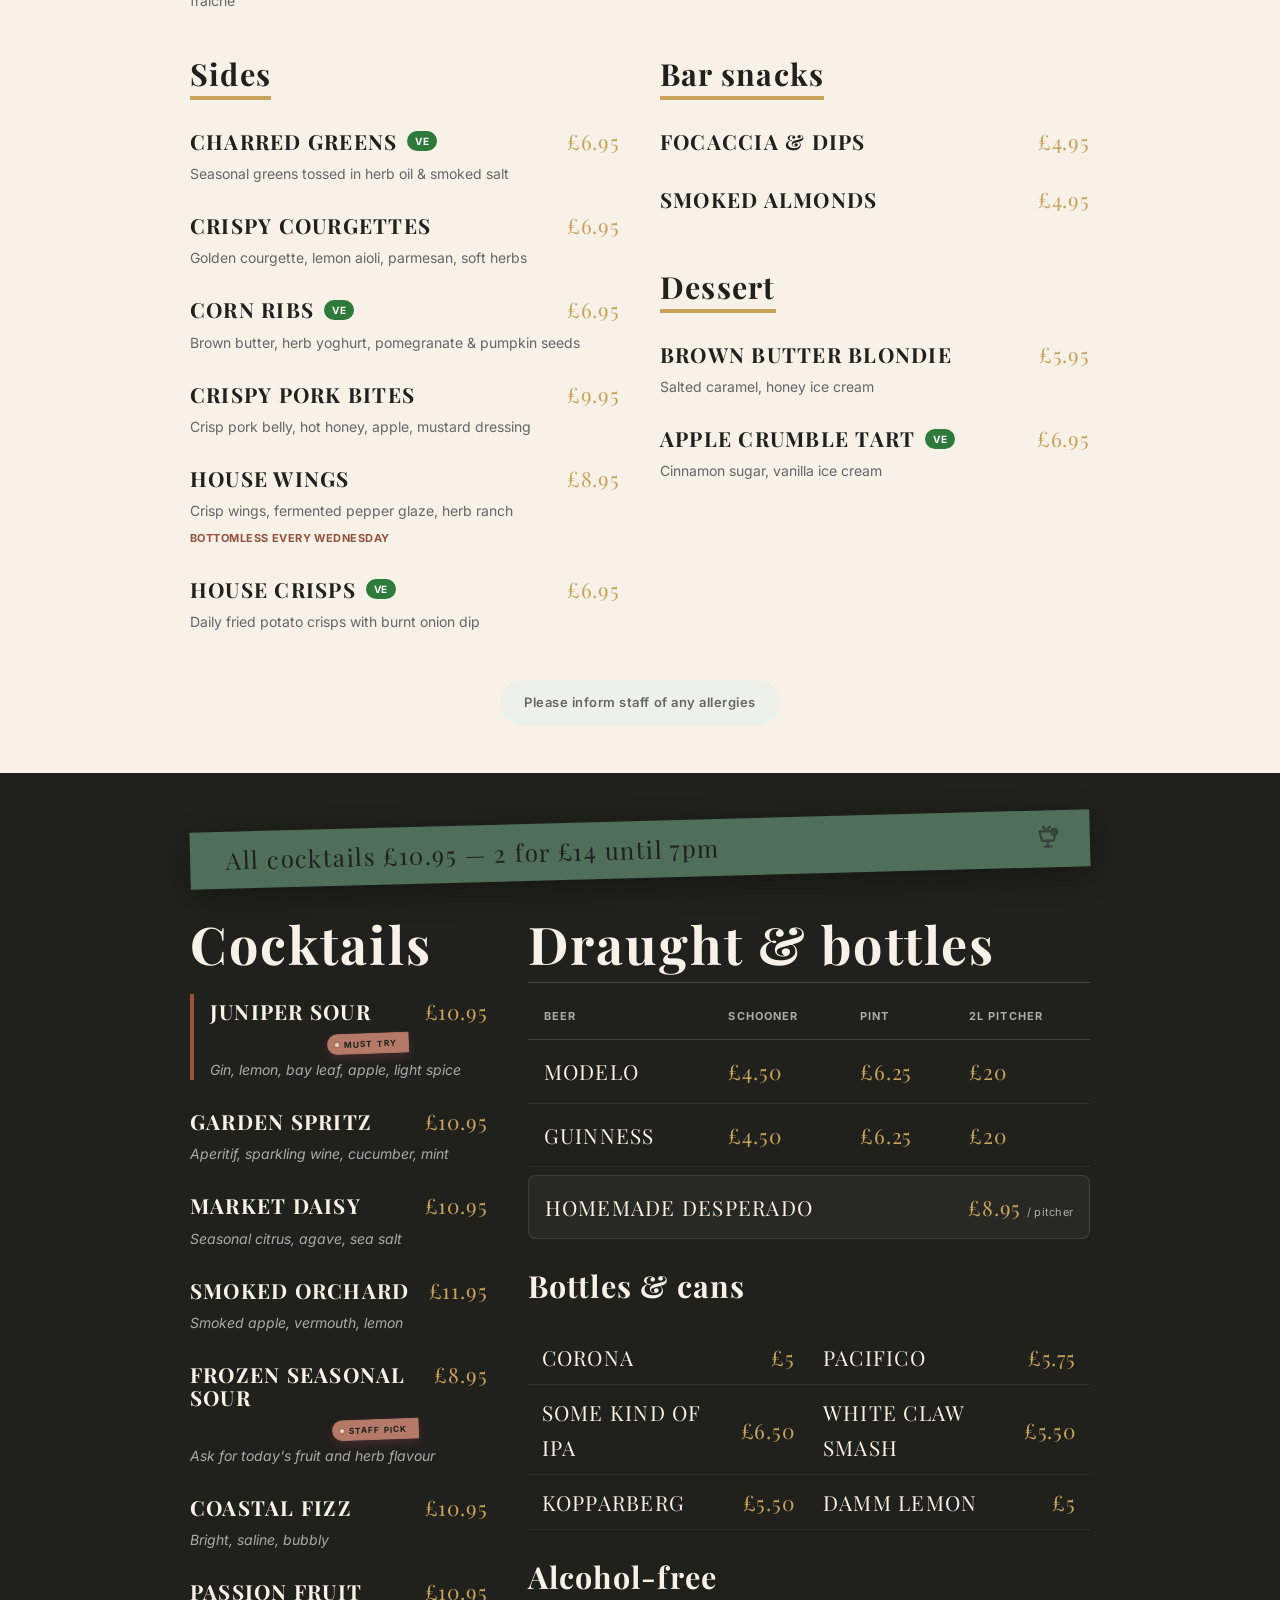
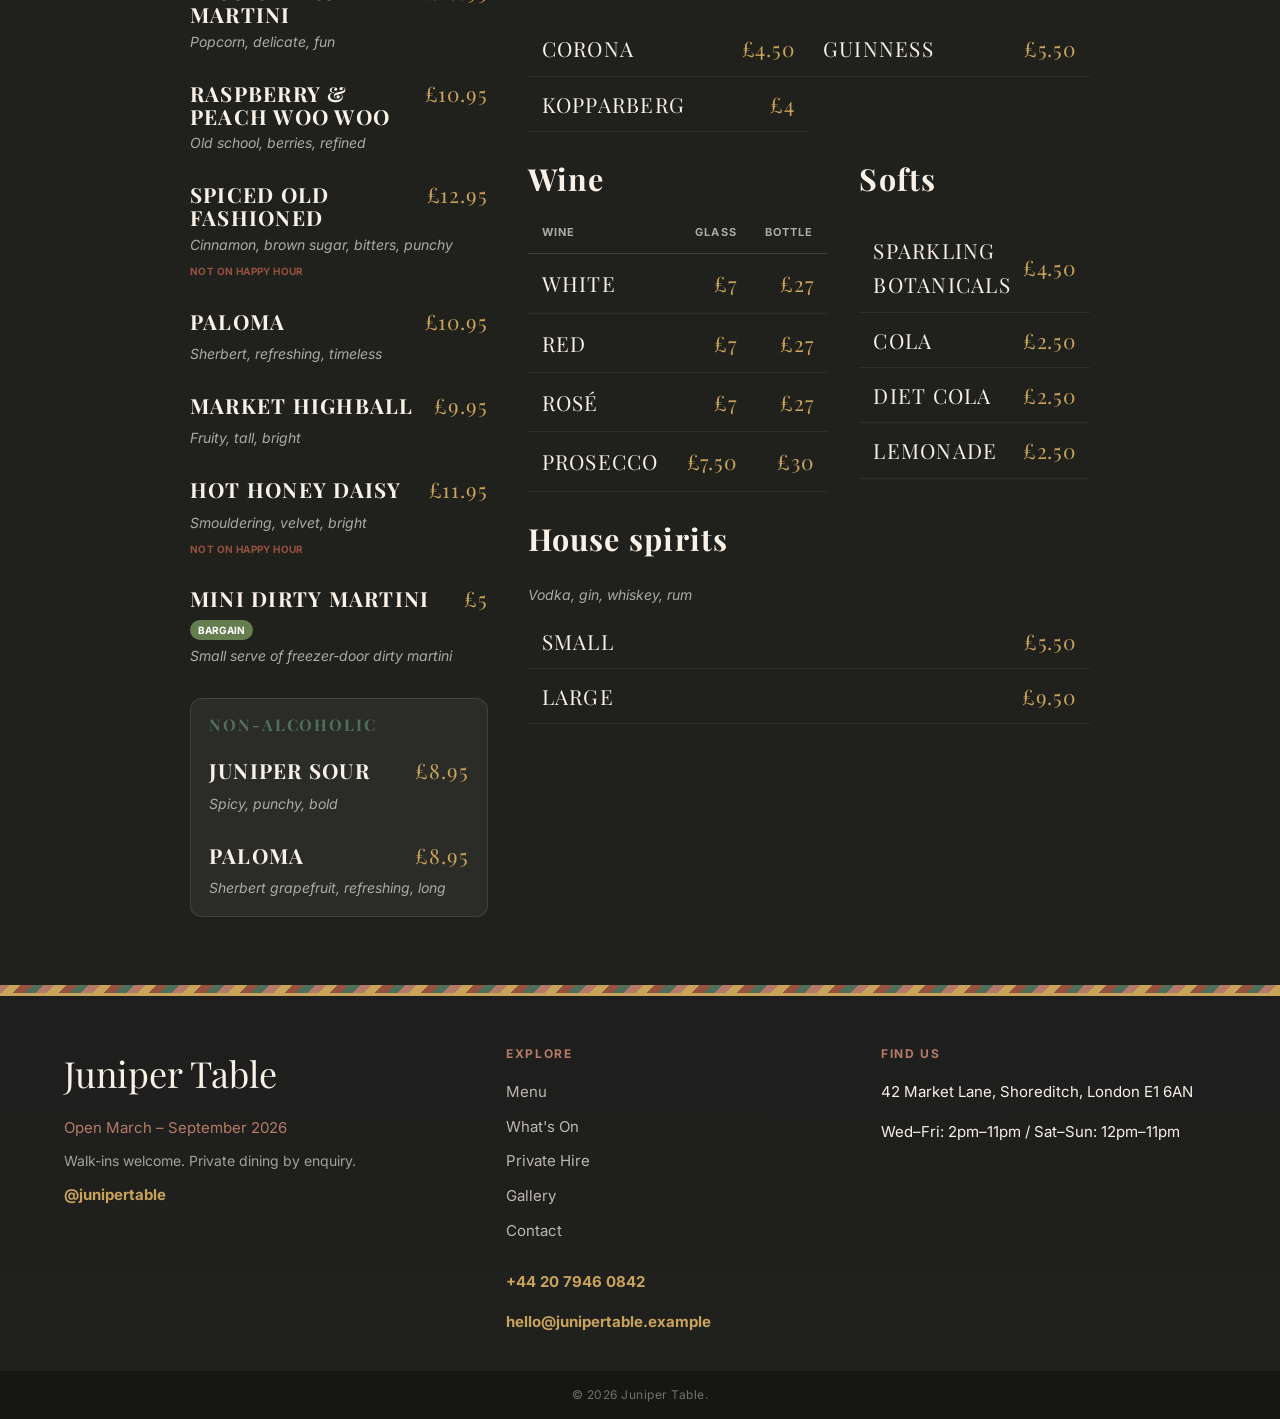
<file: menu.html>
<!DOCTYPE html>
<html lang="en-GB">
  <head>
    <meta charset="UTF-8" />
    <meta name="viewport" content="width=device-width, initial-scale=1.0" />
    <meta name="description" content="Explore the fictional Juniper Table menu: seasonal plates, sharing dishes, cocktails, wine, beer, and alcohol-free serves." />
    <meta property="og:title" content="Menu | Juniper Table" />
    <meta property="og:description" content="A fictional modern bistro menu for Juniper Table, with seasonal food and polished drinks." />
    <meta property="og:type" content="website" />
    <meta property="og:image" content="/assets/demo-food.jpg" />
    <title>Menu | Juniper Table</title>
    <link rel="preconnect" href="https://fonts.googleapis.com" />
    <link rel="preconnect" href="https://fonts.gstatic.com" crossorigin />
    <link
      href="https://fonts.googleapis.com/css2?family=Inter:wght%40400;500;600;700&family=Playfair+Display:wght%40600;700&display=swap"
      rel="stylesheet"
    />
    <link rel="stylesheet" href="css/variables.css" />
    <link rel="stylesheet" href="css/base.css" />
    <link rel="stylesheet" href="css/components.css" />
    <link rel="stylesheet" href="css/menu.css" />
  </head>
  <body>
    <div id="page-loader" class="page-loader"><span class="page-loader__mark">JUNIPER TABLE</span></div>

    <header class="site-header">
      <a class="nav-brand" href="index.html">Juniper Table</a>
      <nav class="site-nav" aria-label="Main">
        <ul class="site-nav__links">
          <li><a href="index.html">Home</a></li>
          <li><a href="menu.html" class="is-active">Menu</a></li>
          <li><a href="events.html">What's On</a></li>
          <li><a href="private-hire.html">Private Hire</a></li>
          <li><a href="gallery.html">Gallery</a></li>
          <li><a href="contact.html">Contact</a></li>
        </ul>
      </nav>
      <div class="nav-end">
        <a class="site-nav__ig" href="https://instagram.com/junipertable" target="_blank" rel="noopener noreferrer" aria-label="Instagram">
          <svg viewBox="0 0 24 24" fill="none" stroke="currentColor" stroke-width="2" aria-hidden="true">
            <rect x="3" y="3" width="18" height="18" rx="4" />
            <circle cx="12" cy="12" r="4" />
          </svg>
        </a>
      </div>
      <button type="button" class="nav-toggle" aria-expanded="false" aria-controls="nav-overlay" aria-label="Open menu">
        <span class="nav-toggle__bars"><span></span><span></span><span></span></span>
      </button>
    </header>

    <div id="nav-overlay" class="nav-overlay" aria-hidden="true" role="dialog" aria-label="Menu">
      <button type="button" class="nav-overlay__close" aria-label="Close">×</button>
      <ul class="nav-overlay__links">
        <li><a href="index.html">Home</a></li>
        <li><a href="menu.html" class="is-active">Menu</a></li>
        <li><a href="events.html">What's On</a></li>
        <li><a href="private-hire.html">Private Hire</a></li>
        <li><a href="gallery.html">Gallery</a></li>
        <li><a href="contact.html">Contact</a></li>
      </ul>
      <a class="nav-overlay__ig" href="https://instagram.com/junipertable" target="_blank" rel="noopener noreferrer" aria-label="Instagram">
        <svg width="28" height="28" viewBox="0 0 24 24" fill="none" stroke="currentColor" stroke-width="2">
          <rect x="3" y="3" width="18" height="18" rx="4" />
          <circle cx="12" cy="12" r="4" />
        </svg>
      </a>
    </div>

    <main class="page-menu" id="main">

      <!-- ========== HERO ========== -->
      <section class="menu-hero on-dark" aria-label="Menu">
        <div class="menu-hero__border menu-hero__border--top" aria-hidden="true"></div>
        <div class="menu-hero__bg hero-kenburns">
          <img src="/assets/demo-food.jpg" alt="" width="2000" height="1200" fetchpriority="high" decoding="async" />
        </div>
        <div class="menu-hero__overlay"></div>
        <div class="menu-hero__inner">
          <h1 class="h1">The menu</h1>
          <p class="menu-hero__sub">Seasonal plates, generous sharing dishes, and polished drinks. Order via QR code or at the bar.</p>
          <div class="menu-hero__ctas">
            <a href="#food-menu" class="btn btn--primary">Food</a>
            <a href="#drinks-menu" class="btn btn--secondary">Drinks</a>
          </div>
        </div>
        <div class="menu-hero__border menu-hero__border--bottom" aria-hidden="true"></div>
      </section>

      <!-- ========== FOOD MENU ========== -->
      <section id="food-menu" class="menu-food">
        <div class="menu-food__inner">

          <!-- BENTO HIGHLIGHTS -->
          <div class="menu-bento">
            <div class="familia-bento reveal">
              <span class="familia-bento__label">House Favourite</span>
              <h3 class="familia-bento__name">Juniper Table Sharer</h3>
              <p class="familia-bento__desc">House focaccia, whipped ricotta, crispy potatoes, charred greens, pickles, and seasonal dips. The perfect feast for 2–4 people.</p>
              <span class="familia-bento__price">£44.95</span>
              <span class="familia-bento__serves">Serves 2–4</span>
            </div>
            <div class="qr-card reveal">
              <div class="qr-card__icon" aria-hidden="true">
                <svg width="48" height="48" viewBox="0 0 24 24" fill="none" xmlns="http://www.w3.org/2000/svg">
                  <rect x="3" y="3" width="7" height="7" rx="0.5" stroke="currentColor" stroke-width="1.5"/>
                  <rect x="5" y="5" width="3" height="3" fill="currentColor"/>
                  <rect x="14" y="3" width="7" height="7" rx="0.5" stroke="currentColor" stroke-width="1.5"/>
                  <rect x="16" y="5" width="3" height="3" fill="currentColor"/>
                  <rect x="3" y="14" width="7" height="7" rx="0.5" stroke="currentColor" stroke-width="1.5"/>
                  <rect x="5" y="16" width="3" height="3" fill="currentColor"/>
                  <rect x="14" y="14" width="2" height="2" fill="currentColor"/>
                  <rect x="17" y="14" width="2" height="2" fill="currentColor"/>
                  <rect x="20" y="14" width="1" height="2" fill="currentColor"/>
                  <rect x="14" y="17" width="2" height="2" fill="currentColor"/>
                  <rect x="18" y="18" width="3" height="2" fill="currentColor"/>
                  <rect x="20" y="20" width="1" height="1" fill="currentColor"/>
                </svg>
              </div>
              <h4 class="qr-card__title">Scan to Order</h4>
              <p class="qr-card__desc">Quickest way to get your food &amp; drinks. Use the QR code on your table.</p>
            </div>
          </div>

          <!-- TACOS & BURRITOS -->
          <div class="plates-mains-grid">
          <div class="menu-category reveal">
            <div class="menu-category__head">
              <h2>Small plates</h2>
            </div>
            <div class="menu-category__items">
              <article class="menu-item">
                <div class="menu-item__row">
                  <div class="menu-item__name-group">
                    <h4 class="menu-item__name">Braised short rib</h4>
                    <span class="staff-pick">Staff pick</span>
                  </div>
                  <span class="menu-item__price">£9.95</span>
                </div>
                <p class="menu-item__desc">Slow braised beef, celeriac puree, pickled shallot, parsley oil &amp; crisp crumbs</p>
              </article>
              <article class="menu-item">
                <div class="menu-item__row">
                  <div class="menu-item__name-group">
                    <h4 class="menu-item__name">Roast chicken</h4>
                  </div>
                  <span class="menu-item__price">£9.95</span>
                </div>
                <p class="menu-item__desc">Lemon and thyme chicken thigh, cucumber relish, pickled onion, toasted seeds</p>
              </article>
              <article class="menu-item">
                <div class="menu-item__row">
                  <div class="menu-item__name-group">
                    <h4 class="menu-item__name">Coconut shrimp</h4>
                  </div>
                  <span class="menu-item__price">£9.95</span>
                </div>
                <p class="menu-item__desc">Crisp coconut shrimp, gem lettuce, pickled mango, smoked paprika aioli, sesame</p>
              </article>
              <article class="menu-item">
                <div class="menu-item__row">
                  <div class="menu-item__name-group">
                    <h4 class="menu-item__name">Charred mushrooms</h4>
                    <span class="tag-ve">VE</span>
                  </div>
                  <span class="menu-item__price">£8.95</span>
                </div>
                <p class="menu-item__desc">Portobello mushrooms, garlic crumbs, herb dressing, onion jam &amp; mushroom jus</p>
              </article>
              <article class="menu-item">
                <div class="menu-item__row">
                  <div class="menu-item__name-group">
                    <h4 class="menu-item__name">Butter beans in rose harissa</h4>
                    <span class="tag-ve">VE</span>
                  </div>
                  <span class="menu-item__price">£8.95</span>
                </div>
                <p class="menu-item__desc">Braised butter beans, beetroot relish, soft herbs, oat creme fraiche</p>
              </article>
            </div>
          </div>

          <div class="menu-category reveal">
            <div class="menu-category__head">
              <h2>Mains</h2>
            </div>
            <div class="menu-category__items">
              <article class="menu-item">
                <div class="menu-item__row">
                  <div class="menu-item__name-group">
                    <h4 class="menu-item__name">Brunch hash</h4>
                  </div>
                  <span class="menu-item__price">£11.95</span>
                </div>
                <p class="menu-item__desc">Mushrooms or sausage, crisp potatoes, white beans, fried egg, tomato relish, herbs</p>
              </article>
              <article class="menu-item">
                <div class="menu-item__row">
                  <div class="menu-item__name-group">
                    <h4 class="menu-item__name">Short rib or chicken plate</h4>
                  </div>
                  <span class="menu-item__price">£11.95</span>
                </div>
                <p class="menu-item__desc">Choice of braised short rib or roast chicken, grains, greens, pickles, jus, and herb salad</p>
              </article>
              <article class="menu-item">
                <div class="menu-item__row">
                  <div class="menu-item__name-group">
                    <h4 class="menu-item__name">Mushroom grain bowl</h4>
                    <span class="tag-ve">VE</span>
                  </div>
                  <span class="menu-item__price">£11.95</span>
                </div>
                <p class="menu-item__desc">Charred mushrooms, grains, greens, pickles, herb dressing, and toasted seeds</p>
              </article>
            </div>
          </div>
          </div><!-- /plates-mains-grid -->

          <!-- SIDES & BAR SNACKS -->
          <div class="sides-snacks-grid reveal">
            <div class="menu-category menu-category--sub">
              <div class="menu-category__head">
                <h2>Sides</h2>
              </div>
              <div class="menu-category__items">
                <article class="menu-item">
                  <div class="menu-item__row">
                    <div class="menu-item__name-group">
                      <h4 class="menu-item__name">Charred greens</h4>
                      <span class="tag-ve">VE</span>
                    </div>
                    <span class="menu-item__price">£6.95</span>
                  </div>
                  <p class="menu-item__desc">Seasonal greens tossed in herb oil &amp; smoked salt</p>
                </article>
                <article class="menu-item">
                  <div class="menu-item__row">
                    <div class="menu-item__name-group">
                      <h4 class="menu-item__name">Crispy courgettes</h4>
                    </div>
                    <span class="menu-item__price">£6.95</span>
                  </div>
                  <p class="menu-item__desc">Golden courgette, lemon aioli, parmesan, soft herbs</p>
                </article>
                <article class="menu-item">
                  <div class="menu-item__row">
                    <div class="menu-item__name-group">
                      <h4 class="menu-item__name">Corn ribs</h4>
                      <span class="tag-ve">VE</span>
                    </div>
                    <span class="menu-item__price">£6.95</span>
                  </div>
                  <p class="menu-item__desc">Brown butter, herb yoghurt, pomegranate &amp; pumpkin seeds</p>
                </article>
                <article class="menu-item">
                  <div class="menu-item__row">
                    <div class="menu-item__name-group">
                      <h4 class="menu-item__name">Crispy pork bites</h4>
                    </div>
                    <span class="menu-item__price">£9.95</span>
                  </div>
                  <p class="menu-item__desc">Crisp pork belly, hot honey, apple, mustard dressing</p>
                </article>
                <article class="menu-item">
                  <div class="menu-item__row">
                    <div class="menu-item__name-group">
                      <h4 class="menu-item__name">House wings</h4>
                    </div>
                    <span class="menu-item__price">£8.95</span>
                  </div>
                  <p class="menu-item__desc">Crisp wings, fermented pepper glaze, herb ranch</p>
                  <div class="menu-item__tags"><span class="tag-promo">Bottomless every Wednesday</span></div>
                </article>
                <article class="menu-item">
                  <div class="menu-item__row">
                    <div class="menu-item__name-group">
                      <h4 class="menu-item__name">House crisps</h4>
                      <span class="tag-ve">VE</span>
                    </div>
                    <span class="menu-item__price">£6.95</span>
                  </div>
                  <p class="menu-item__desc">Daily fried potato crisps with burnt onion dip</p>
                </article>
              </div>
            </div>

            <div>
              <div class="menu-category menu-category--sub">
                <div class="menu-category__head">
                  <h2>Bar snacks</h2>
                </div>
                <div class="menu-category__items">
                  <article class="menu-item">
                    <div class="menu-item__row">
                      <div class="menu-item__name-group">
                        <h4 class="menu-item__name">Focaccia &amp; dips</h4>
                      </div>
                      <span class="menu-item__price">£4.95</span>
                    </div>
                  </article>
                  <article class="menu-item">
                    <div class="menu-item__row">
                      <div class="menu-item__name-group">
                        <h4 class="menu-item__name">Smoked almonds</h4>
                      </div>
                      <span class="menu-item__price">£4.95</span>
                    </div>
                  </article>
                </div>
              </div>
              <div class="menu-category menu-category--sub menu-category--dessert">
                <div class="menu-category__head">
                  <h2>Dessert</h2>
                </div>
                <div class="menu-category__items">
                  <article class="menu-item">
                    <div class="menu-item__row">
                      <div class="menu-item__name-group">
                        <h4 class="menu-item__name">Brown butter blondie</h4>
                      </div>
                      <span class="menu-item__price">£5.95</span>
                    </div>
                    <p class="menu-item__desc">Salted caramel, honey ice cream</p>
                  </article>
                  <article class="menu-item">
                    <div class="menu-item__row">
                      <div class="menu-item__name-group">
                        <h4 class="menu-item__name">Apple crumble tart</h4>
                        <span class="tag-ve">VE</span>
                      </div>
                      <span class="menu-item__price">£6.95</span>
                    </div>
                    <p class="menu-item__desc">Cinnamon sugar, vanilla ice cream</p>
                  </article>
                </div>
              </div>
            </div>
          </div>

          <!-- ALLERGEN STRIP -->
          <div class="dietary-key reveal" aria-label="Allergen key">
            <span class="dietary-key__note">Please inform staff of any allergies</span>
          </div>

        </div><!-- /menu-food__inner -->
      </section>

      <!-- ========== DRINKS MENU ========== -->
      <section id="drinks-menu" class="menu-drinks">
        <div class="menu-drinks__inner">

          <div class="drinks-banner reveal">
            <span>All cocktails £10.95 — 2 for £14 until 7pm</span>
            <svg class="drinks-banner__icon" width="28" height="28" viewBox="0 0 24 24" fill="none" stroke="currentColor" stroke-width="2" stroke-linecap="round" stroke-linejoin="round" aria-hidden="true">
              <path d="M8 2l2 2"/>
              <path d="M14 2l-2 2"/>
              <path d="M5 6h14l-2 8H7L5 6z"/>
              <path d="M12 14v5"/>
              <path d="M9 19h6"/>
              <circle cx="17.5" cy="6.5" r="2.5"/>
            </svg>
          </div>

          <div class="menu-drinks__grid">

            <!-- LEFT: Cocktails + Non-alcoholic -->
            <div>
              <div class="menu-category reveal">
                <div class="menu-category__head menu-category__head--drinks">
                  <h2>Cocktails</h2>
                </div>
                <div class="menu-category__items">
                  <article class="menu-item menu-item--featured">
                    <div class="menu-item__row">
                      <div class="menu-item__name-group">
                    <h4 class="menu-item__name">Juniper Sour</h4>
                        <span class="staff-pick">Must Try</span>
                      </div>
                      <span class="menu-item__price">£10.95</span>
                    </div>
                    <p class="menu-item__desc">Gin, lemon, bay leaf, apple, light spice</p>
                  </article>
                  <article class="menu-item">
                    <div class="menu-item__row">
                      <div class="menu-item__name-group">
                    <h4 class="menu-item__name">Garden spritz</h4>
                      </div>
                      <span class="menu-item__price">£10.95</span>
                    </div>
                    <p class="menu-item__desc">Aperitif, sparkling wine, cucumber, mint</p>
                  </article>
                  <article class="menu-item">
                    <div class="menu-item__row">
                      <div class="menu-item__name-group">
                    <h4 class="menu-item__name">Market daisy</h4>
                      </div>
                      <span class="menu-item__price">£10.95</span>
                    </div>
                    <p class="menu-item__desc">Seasonal citrus, agave, sea salt</p>
                  </article>
                  <article class="menu-item">
                    <div class="menu-item__row">
                      <div class="menu-item__name-group">
                    <h4 class="menu-item__name">Smoked orchard</h4>
                      </div>
                      <span class="menu-item__price">£11.95</span>
                    </div>
                    <p class="menu-item__desc">Smoked apple, vermouth, lemon</p>
                  </article>
                  <article class="menu-item">
                    <div class="menu-item__row">
                      <div class="menu-item__name-group">
                    <h4 class="menu-item__name">Frozen seasonal sour</h4>
                        <span class="staff-pick">Staff pick</span>
                      </div>
                      <span class="menu-item__price">£8.95</span>
                    </div>
                    <p class="menu-item__desc">Ask for today's fruit and herb flavour</p>
                  </article>
                  <article class="menu-item">
                    <div class="menu-item__row">
                      <div class="menu-item__name-group">
                    <h4 class="menu-item__name">Coastal fizz</h4>
                      </div>
                      <span class="menu-item__price">£10.95</span>
                    </div>
                    <p class="menu-item__desc">Bright, saline, bubbly</p>
                  </article>
                  <article class="menu-item">
                    <div class="menu-item__row">
                      <div class="menu-item__name-group">
                        <h4 class="menu-item__name">Passion fruit martini</h4>
                      </div>
                      <span class="menu-item__price">£10.95</span>
                    </div>
                    <p class="menu-item__desc">Popcorn, delicate, fun</p>
                  </article>
                  <article class="menu-item">
                    <div class="menu-item__row">
                      <div class="menu-item__name-group">
                        <h4 class="menu-item__name">Raspberry &amp; peach woo woo</h4>
                      </div>
                      <span class="menu-item__price">£10.95</span>
                    </div>
                    <p class="menu-item__desc">Old school, berries, refined</p>
                  </article>
                  <article class="menu-item">
                    <div class="menu-item__row">
                      <div class="menu-item__name-group">
                    <h4 class="menu-item__name">Spiced old fashioned</h4>
                      </div>
                      <span class="menu-item__price">£12.95</span>
                    </div>
                    <p class="menu-item__desc">Cinnamon, brown sugar, bitters, punchy</p>
                    <div class="menu-item__tags"><span class="tag-nohh">Not on happy hour</span></div>
                  </article>
                  <article class="menu-item">
                    <div class="menu-item__row">
                      <div class="menu-item__name-group">
                        <h4 class="menu-item__name">Paloma</h4>
                      </div>
                      <span class="menu-item__price">£10.95</span>
                    </div>
                    <p class="menu-item__desc">Sherbert, refreshing, timeless</p>
                  </article>
                  <article class="menu-item">
                    <div class="menu-item__row">
                      <div class="menu-item__name-group">
                    <h4 class="menu-item__name">Market highball</h4>
                      </div>
                      <span class="menu-item__price">£9.95</span>
                    </div>
                    <p class="menu-item__desc">Fruity, tall, bright</p>
                  </article>
                  <article class="menu-item">
                    <div class="menu-item__row">
                      <div class="menu-item__name-group">
                        <h4 class="menu-item__name">Hot honey daisy</h4>
                      </div>
                      <span class="menu-item__price">£11.95</span>
                    </div>
                    <p class="menu-item__desc">Smouldering, velvet, bright</p>
                    <div class="menu-item__tags"><span class="tag-nohh">Not on happy hour</span></div>
                  </article>
                  <article class="menu-item">
                    <div class="menu-item__row">
                      <div class="menu-item__name-group">
                    <h4 class="menu-item__name">Mini dirty martini</h4>
                        <span class="tag-bargain">Bargain</span>
                      </div>
                      <span class="menu-item__price">£5</span>
                    </div>
                    <p class="menu-item__desc">Small serve of freezer-door dirty martini</p>
                  </article>
                </div>
              </div>

              <div class="drinks-box drinks-box--na reveal">
                <h3 class="drinks-na__title">Non-alcoholic</h3>
                <div class="menu-category__items">
                  <article class="menu-item">
                    <div class="menu-item__row">
                      <div class="menu-item__name-group">
                        <h4 class="menu-item__name">Juniper Sour</h4>
                      </div>
                      <span class="menu-item__price">£8.95</span>
                    </div>
                    <p class="menu-item__desc">Spicy, punchy, bold</p>
                  </article>
                  <article class="menu-item">
                    <div class="menu-item__row">
                      <div class="menu-item__name-group">
                        <h4 class="menu-item__name">Paloma</h4>
                      </div>
                      <span class="menu-item__price">£8.95</span>
                    </div>
                    <p class="menu-item__desc">Sherbert grapefruit, refreshing, long</p>
                  </article>
                </div>
              </div>
            </div>

            <!-- RIGHT: Beers, Bottles, Wine, Softs, Spirits -->
            <div>

              <div class="menu-category menu-category--beer reveal">
                <div class="menu-category__head">
                  <h2>Draught &amp; bottles</h2>
                </div>
                <hr class="menu-category__rule">
                <div class="beer-table-wrap">
                  <table class="beer-table">
                    <thead>
                      <tr>
                        <th>Beer</th>
                        <th>Schooner</th>
                        <th>Pint</th>
                        <th>2L Pitcher</th>
                      </tr>
                    </thead>
                    <tbody>
                      <tr>
                        <td>Modelo</td>
                        <td>£4.50</td>
                        <td>£6.25</td>
                        <td>£20</td>
                      </tr>
                      <tr>
                        <td>Guinness</td>
                        <td>£4.50</td>
                        <td>£6.25</td>
                        <td>£20</td>
                      </tr>
                    </tbody>
                  </table>
                  <div class="beer-special">
                    <span class="beer-special__name">Homemade Desperado</span>
                    <span class="beer-special__price">£8.95 <small>/ pitcher</small></span>
                  </div>
                </div>
              </div>

              <div class="menu-category menu-category--sub reveal">
                <div class="menu-category__head"><h2>Bottles &amp; cans</h2></div>
                <ul class="drinks-list">
                  <li><span class="drinks-list__name">Corona</span><span class="drinks-list__price">£5</span></li>
                  <li><span class="drinks-list__name">Pacifico</span><span class="drinks-list__price">£5.75</span></li>
                  <li><span class="drinks-list__name">Some Kind of IPA</span><span class="drinks-list__price">£6.50</span></li>
                  <li><span class="drinks-list__name">White Claw Smash</span><span class="drinks-list__price">£5.50</span></li>
                  <li><span class="drinks-list__name">Kopparberg</span><span class="drinks-list__price">£5.50</span></li>
                  <li><span class="drinks-list__name">Damm Lemon</span><span class="drinks-list__price">£5</span></li>
                </ul>
              </div>

              <div class="menu-category menu-category--sub reveal">
                <div class="menu-category__head"><h2>Alcohol-free</h2></div>
                <ul class="drinks-list">
                  <li><span class="drinks-list__name">Corona</span><span class="drinks-list__price">£4.50</span></li>
                  <li><span class="drinks-list__name">Guinness</span><span class="drinks-list__price">£5.50</span></li>
                  <li><span class="drinks-list__name">Kopparberg</span><span class="drinks-list__price">£4</span></li>
                </ul>
              </div>

              <div class="drinks-mini-grid reveal">
                <div>
                  <div class="menu-category menu-category--sub">
                    <div class="menu-category__head"><h2>Wine</h2></div>
                    <table class="wine-table">
                      <thead>
                        <tr>
                          <th>Wine</th>
                          <th>Glass</th>
                          <th>Bottle</th>
                        </tr>
                      </thead>
                      <tbody>
                        <tr><td>White</td><td>£7</td><td>£27</td></tr>
                        <tr><td>Red</td><td>£7</td><td>£27</td></tr>
                        <tr><td>Rosé</td><td>£7</td><td>£27</td></tr>
                        <tr><td>Prosecco</td><td>£7.50</td><td>£30</td></tr>
                      </tbody>
                    </table>
                  </div>
                </div>
                <div>
                  <div class="menu-category menu-category--sub">
                    <div class="menu-category__head"><h2>Softs</h2></div>
                    <ul class="drinks-list drinks-list--compact">
                      <li><span class="drinks-list__name">Sparkling botanicals</span><span class="drinks-list__price">£4.50</span></li>
                      <li><span class="drinks-list__name">Cola</span><span class="drinks-list__price">£2.50</span></li>
                      <li><span class="drinks-list__name">Diet Cola</span><span class="drinks-list__price">£2.50</span></li>
                      <li><span class="drinks-list__name">Lemonade</span><span class="drinks-list__price">£2.50</span></li>
                    </ul>
                  </div>
                </div>
              </div>

              <div class="menu-category menu-category--sub reveal">
                <div class="menu-category__head"><h2>House spirits</h2></div>
                <p class="spirits-desc">Vodka, gin, whiskey, rum</p>
                <ul class="drinks-list drinks-list--compact">
                  <li><span class="drinks-list__name">Small</span><span class="drinks-list__price">£5.50</span></li>
                  <li><span class="drinks-list__name">Large</span><span class="drinks-list__price">£9.50</span></li>
                </ul>
              </div>

            </div>

          </div><!-- /menu-drinks__grid -->
        </div><!-- /menu-drinks__inner -->
      </section>

    </main>

    <div class="section-divider" role="presentation" aria-hidden="true"></div>

    <footer class="site-footer">
      <div class="site-footer__grid">
        <div>
          <span class="site-footer__brand">Juniper Table</span>
          <p class="site-footer__season">Open March – September 2026</p>
          <p class="site-footer__walkins">Walk-ins welcome. Private dining by enquiry.</p>
          <a class="site-footer__ig" href="https://instagram.com/junipertable" target="_blank" rel="noopener noreferrer">@junipertable</a>
        </div>
        <div>
          <p class="site-footer__col-label">Explore</p>
          <ul class="site-footer__links">
            <li><a href="menu.html">Menu</a></li>
            <li><a href="events.html">What's On</a></li>
            <li><a href="private-hire.html">Private Hire</a></li>
            <li><a href="gallery.html">Gallery</a></li>
            <li><a href="contact.html">Contact</a></li>
          </ul>
          <a class="site-footer__phone" href="tel:+442079460842">+44 20 7946 0842</a>
          <a class="site-footer__phone" href="mailto:hello@junipertable.example">hello@junipertable.example</a>
        </div>
        <div>
          <p class="site-footer__col-label">Find us</p>
          <p>42 Market Lane, Shoreditch, London E1 6AN</p>
          <p>Wed–Fri: 2pm–11pm / Sat–Sun: 12pm–11pm</p>
        </div>
      </div>
      <div class="site-footer__bottom">© 2026 Juniper Table.</div>
    </footer>

    <script src="js/main.js"></script>
    <script src="js/animations.js"></script>
    <script src="js/menu.js"></script>
  </body>
</html>
</file>
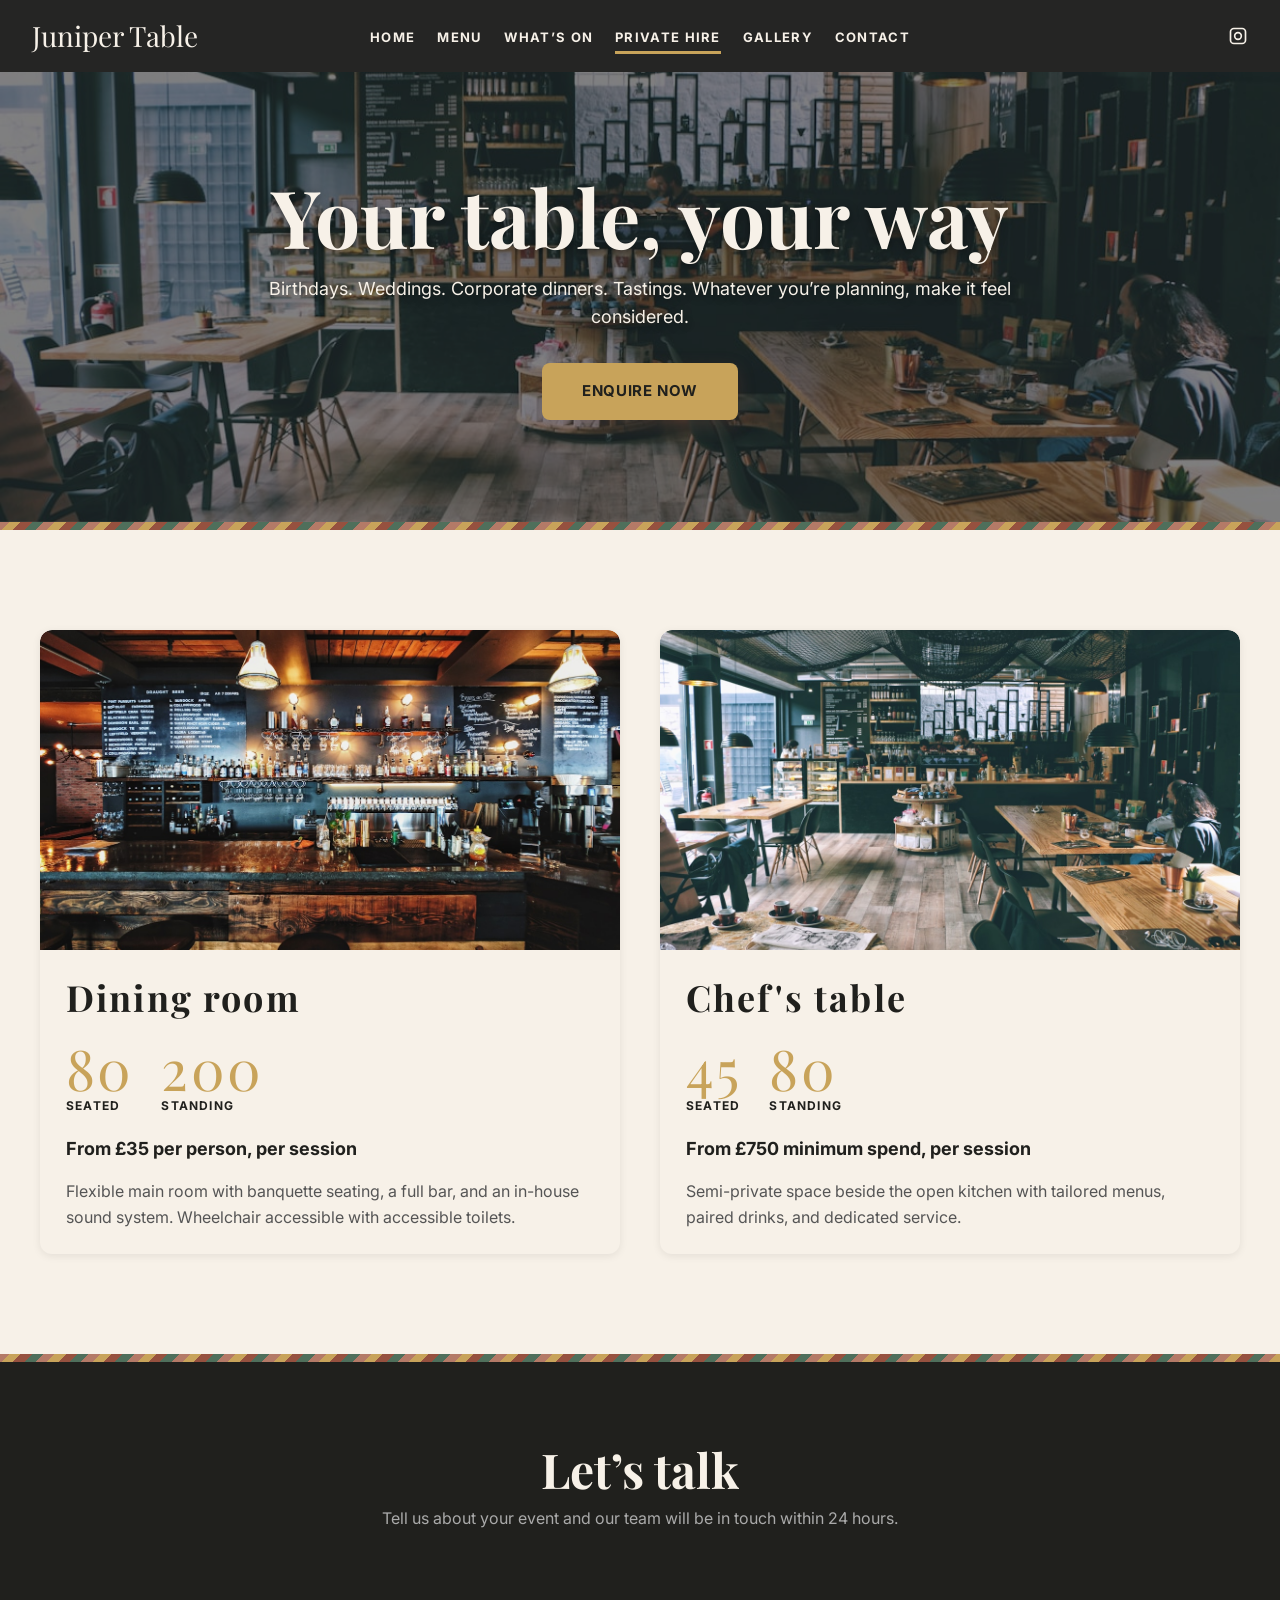
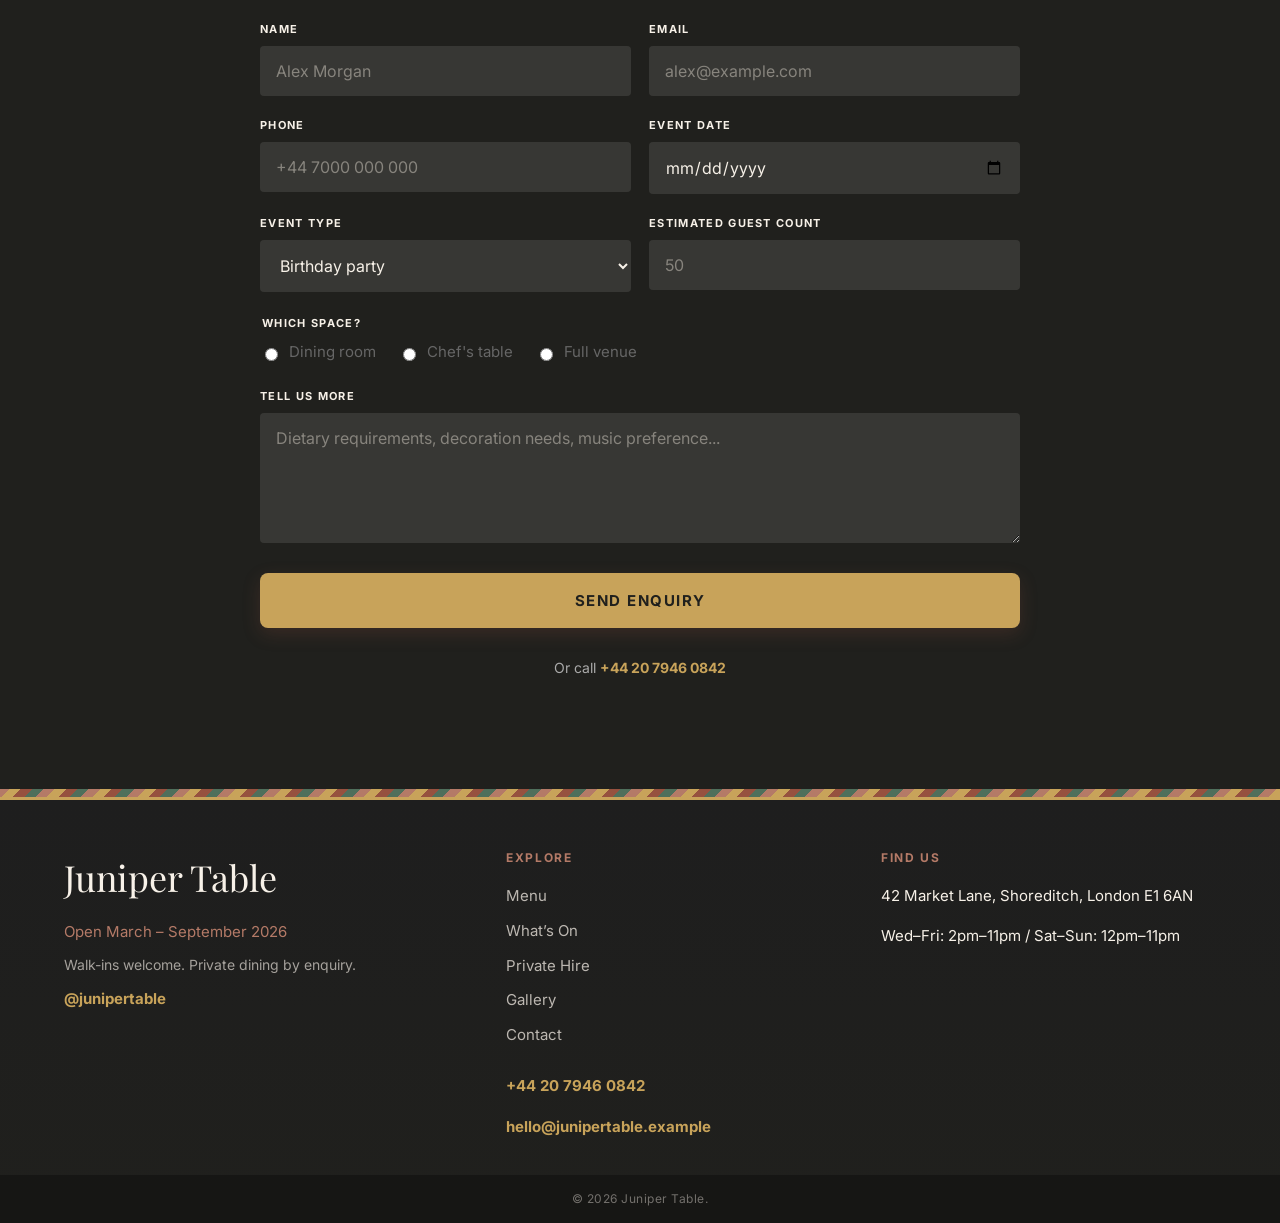
<file: private-hire.html>
<!DOCTYPE html>
<html lang="en-GB">
  <head>
    <meta charset="UTF-8" />
    <meta name="viewport" content="width=device-width, initial-scale=1.0" />
    <meta name="description" content="Private hire at Juniper Table — fictional full venue, dining room, and chef's table events in Shoreditch." />
    <meta property="og:title" content="Private Hire | Juniper Table" />
    <meta property="og:description" content="Private dining, celebrations, and brand events at a fictional modern Shoreditch restaurant." />
    <meta property="og:type" content="website" />
    <meta property="og:image" content="/assets/demo-private-dining.jpg" />
    <title>Private Hire | Juniper Table</title>
    <link rel="preconnect" href="https://fonts.googleapis.com" />
    <link rel="preconnect" href="https://fonts.gstatic.com" crossorigin />
    <link
      href="https://fonts.googleapis.com/css2?family=Inter:wght%40400;500;600;700&family=Playfair+Display:wght%40600;700&display=swap"
      rel="stylesheet"
    />
    <link rel="stylesheet" href="css/variables.css" />
    <link rel="stylesheet" href="css/base.css" />
    <link rel="stylesheet" href="css/components.css" />
    <link rel="stylesheet" href="css/private-hire.css" />
  </head>
  <body>
    <div id="page-loader" class="page-loader"><span class="page-loader__mark">JUNIPER TABLE</span></div>

    <header class="site-header">
      <a class="nav-brand" href="index.html">Juniper Table</a>
      <nav class="site-nav" aria-label="Main">
        <ul class="site-nav__links">
          <li><a href="index.html">Home</a></li>
          <li><a href="menu.html">Menu</a></li>
          <li><a href="events.html">What’s On</a></li>
          <li><a href="private-hire.html" class="is-active">Private Hire</a></li>
          <li><a href="gallery.html">Gallery</a></li>
          <li><a href="contact.html">Contact</a></li>
        </ul>
      </nav>
      <div class="nav-end">
        <a class="site-nav__ig" href="https://instagram.com/junipertable" target="_blank" rel="noopener noreferrer" aria-label="Instagram">
          <svg viewBox="0 0 24 24" fill="none" stroke="currentColor" stroke-width="2" aria-hidden="true">
            <rect x="3" y="3" width="18" height="18" rx="4" />
            <circle cx="12" cy="12" r="4" />
          </svg>
        </a>
      </div>
      <button type="button" class="nav-toggle" aria-expanded="false" aria-controls="nav-overlay" aria-label="Open menu">
        <span class="nav-toggle__bars"><span></span><span></span><span></span></span>
      </button>
    </header>

    <div id="nav-overlay" class="nav-overlay" aria-hidden="true" role="dialog" aria-label="Menu">
      <button type="button" class="nav-overlay__close" aria-label="Close">×</button>
      <ul class="nav-overlay__links">
        <li><a href="index.html">Home</a></li>
        <li><a href="menu.html">Menu</a></li>
        <li><a href="events.html">What’s On</a></li>
        <li><a href="private-hire.html" class="is-active">Private Hire</a></li>
        <li><a href="gallery.html">Gallery</a></li>
        <li><a href="contact.html">Contact</a></li>
      </ul>
      <a class="nav-overlay__ig" href="https://instagram.com/junipertable" target="_blank" rel="noopener noreferrer" aria-label="Instagram">
        <svg width="28" height="28" viewBox="0 0 24 24" fill="none" stroke="currentColor" stroke-width="2">
          <rect x="3" y="3" width="18" height="18" rx="4" />
          <circle cx="12" cy="12" r="4" />
        </svg>
      </a>
    </div>

    <main class="page-hire" id="main">
      <section class="hire-hero on-dark" aria-label="Private hire">
        <div class="hire-hero__bg hero-kenburns">
          <img src="/assets/demo-private-dining.jpg" alt="" width="2000" height="1200" decoding="async" />
        </div>
        <div class="hire-hero__overlay"></div>
        <div class="hire-hero__inner">
          <h1 class="h1">Your table, your way</h1>
          <p class="hire-hero__sub">
            Birthdays. Weddings. Corporate dinners. Tastings. Whatever you’re planning, make it feel considered.
          </p>
          <a class="btn btn--primary" href="#hire-form">Enquire now</a>
        </div>
      </section>

      <div class="section-divider" role="presentation" aria-hidden="true"></div>

      <section class="spaces-section">
        <div class="spaces-grid">
          <article class="card reveal space-card">
            <div class="card__media">
              <img src="/assets/demo-bar.jpg" alt="Warm restaurant bar with guests" width="600" height="320" loading="lazy" />
            </div>
            <div class="card__body">
              <h2 class="space-card__title">Dining room</h2>
              <div class="space-stats">
                <div>
                  <div class="space-stat__num">80</div>
                  <div class="space-stat__lbl">Seated</div>
                </div>
                <div>
                  <div class="space-stat__num">200</div>
                  <div class="space-stat__lbl">Standing</div>
                </div>
              </div>
              <p class="space-price">From £35 per person, per session</p>
              <p class="space-desc">
                Flexible main room with banquette seating, a full bar, and an in-house sound system. Wheelchair accessible
                with accessible toilets.
              </p>
            </div>
          </article>

          <article class="card reveal space-card">
            <div class="card__media">
              <img src="assets/demo-private-dining.jpg" alt="Private dining table set for dinner" width="600" height="320" loading="lazy" />
            </div>
            <div class="card__body">
              <h2 class="space-card__title">Chef's table</h2>
              <div class="space-stats">
                <div>
                  <div class="space-stat__num">45</div>
                  <div class="space-stat__lbl">Seated</div>
                </div>
                <div>
                  <div class="space-stat__num">80</div>
                  <div class="space-stat__lbl">Standing</div>
                </div>
              </div>
              <p class="space-price">From £750 minimum spend, per session</p>
              <p class="space-desc">
                Semi-private space beside the open kitchen with tailored menus, paired drinks, and dedicated service.
              </p>
            </div>
          </article>
        </div>
      </section>

      <div class="section-divider" role="presentation" aria-hidden="true"></div>

      <section id="hire-form" class="hire-form-section">
        <div class="hire-form-wrap reveal">
          <div class="hire-form__intro">
            <h2 class="h2">Let’s talk</h2>
            <p class="form-sub">Tell us about your event and our team will be in touch within 24 hours.</p>
          </div>
          <form class="js-validate hire-form" novalidate>
            <p class="form-status" role="status" aria-live="polite"></p>
            <div class="hire-form__grid">
              <div class="form-group">
                <label class="form-label" for="hire-name">Name</label>
                <input class="form-field" id="hire-name" name="name" type="text" required autocomplete="name" placeholder="Alex Morgan" />
              </div>
              <div class="form-group">
                <label class="form-label" for="hire-email">Email</label>
                <input class="form-field" id="hire-email" name="email" type="email" required autocomplete="email" placeholder="alex@example.com" />
              </div>
              <div class="form-group">
                <label class="form-label" for="hire-phone">Phone</label>
                <input class="form-field" id="hire-phone" name="phone" type="tel" autocomplete="tel" placeholder="+44 7000 000 000" />
              </div>
              <div class="form-group">
                <label class="form-label" for="hire-date">Event date</label>
                <input class="form-field" id="hire-date" name="date" type="date" />
              </div>
              <div class="form-group">
                <label class="form-label" for="hire-type">Event type</label>
                <select class="form-field" id="hire-type" name="type">
                  <option value="">Birthday party</option>
                  <option>Wedding celebration</option>
                  <option>Corporate event</option>
                  <option>Product launch</option>
                  <option>Masterclass</option>
                  <option>Other</option>
                </select>
              </div>
              <div class="form-group">
                <label class="form-label" for="hire-guests">Estimated guest count</label>
                <input class="form-field" id="hire-guests" name="guests" type="number" min="1" placeholder="50" />
              </div>
            </div>
            <fieldset class="form-group form-fieldset hire-form__full">
              <legend class="form-label">Which space?</legend>
              <div class="hire-form__radios">
                <label class="form-radio-label"><input type="radio" name="space" value="main" /> Dining room</label>
                <label class="form-radio-label"><input type="radio" name="space" value="chef" /> Chef's table</label>
                <label class="form-radio-label"><input type="radio" name="space" value="full" /> Full venue</label>
              </div>
            </fieldset>
            <div class="form-group hire-form__full">
              <label class="form-label" for="hire-msg">Tell us more</label>
              <textarea class="form-field" id="hire-msg" name="message" rows="5" placeholder="Dietary requirements, decoration needs, music preference..."></textarea>
            </div>
            <button type="submit" class="btn btn--primary hire-form__submit">Send enquiry</button>
          </form>
          <p class="form-alt">Or call <a href="tel:+442079460842">+44 20 7946 0842</a></p>
        </div>
      </section>
    </main>

    <div class="section-divider" role="presentation" aria-hidden="true"></div>

    <footer class="site-footer">
      <div class="site-footer__grid">
        <div>
          <span class="site-footer__brand">Juniper Table</span>
          <p class="site-footer__season">Open March – September 2026</p>
          <p class="site-footer__walkins">Walk-ins welcome. Private dining by enquiry.</p>
          <a class="site-footer__ig" href="https://instagram.com/junipertable" target="_blank" rel="noopener noreferrer">@junipertable</a>
        </div>
        <div>
          <p class="site-footer__col-label">Explore</p>
          <ul class="site-footer__links">
            <li><a href="menu.html">Menu</a></li>
            <li><a href="events.html">What’s On</a></li>
            <li><a href="private-hire.html">Private Hire</a></li>
            <li><a href="gallery.html">Gallery</a></li>
            <li><a href="contact.html">Contact</a></li>
          </ul>
          <a class="site-footer__phone" href="tel:+442079460842">+44 20 7946 0842</a>
          <a class="site-footer__phone" href="mailto:hello@junipertable.example">hello@junipertable.example</a>
        </div>
        <div>
          <p class="site-footer__col-label">Find us</p>
          <p>42 Market Lane, Shoreditch, London E1 6AN</p>
          <p>Wed–Fri: 2pm–11pm / Sat–Sun: 12pm–11pm</p>
        </div>
      </div>
      <div class="site-footer__bottom">© 2026 Juniper Table.</div>
    </footer>

    <script src="js/main.js"></script>
    <script src="js/animations.js"></script>
    <script src="js/forms.js"></script>
  </body>
</html>
</file>
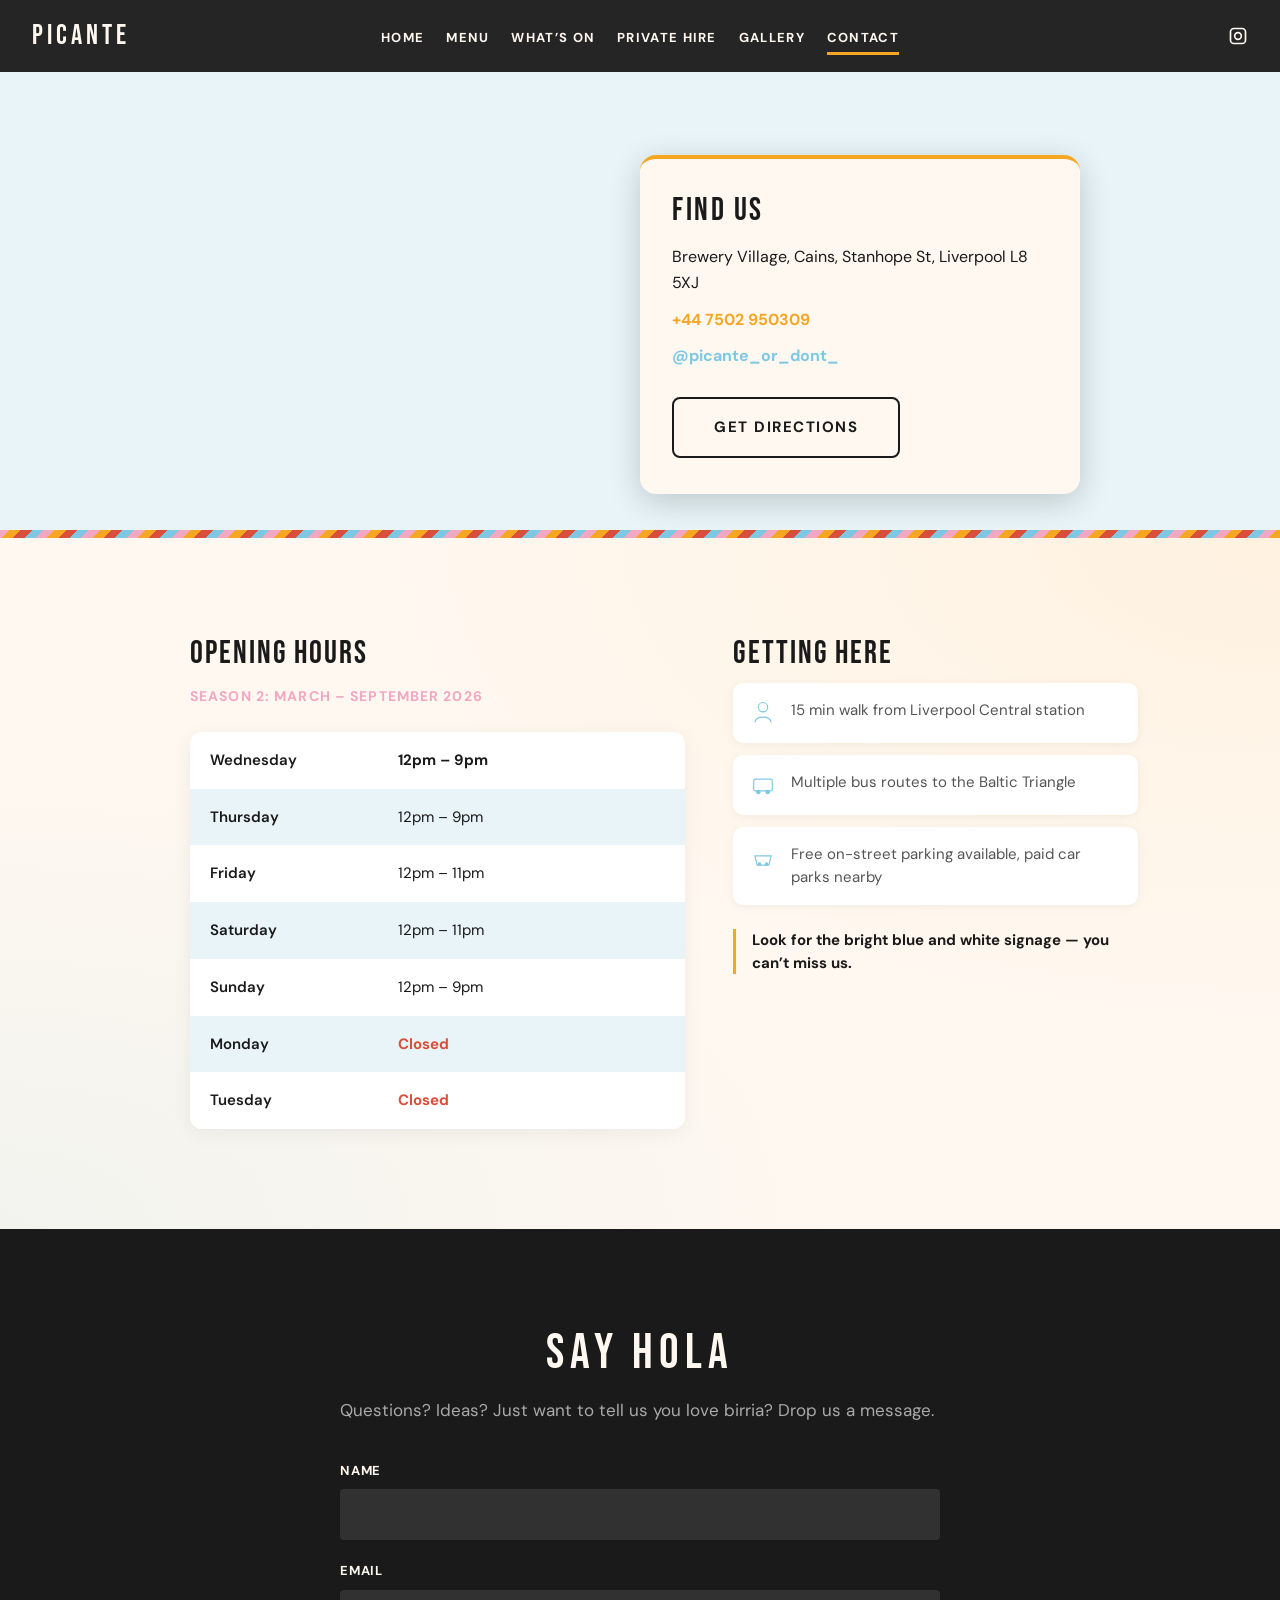
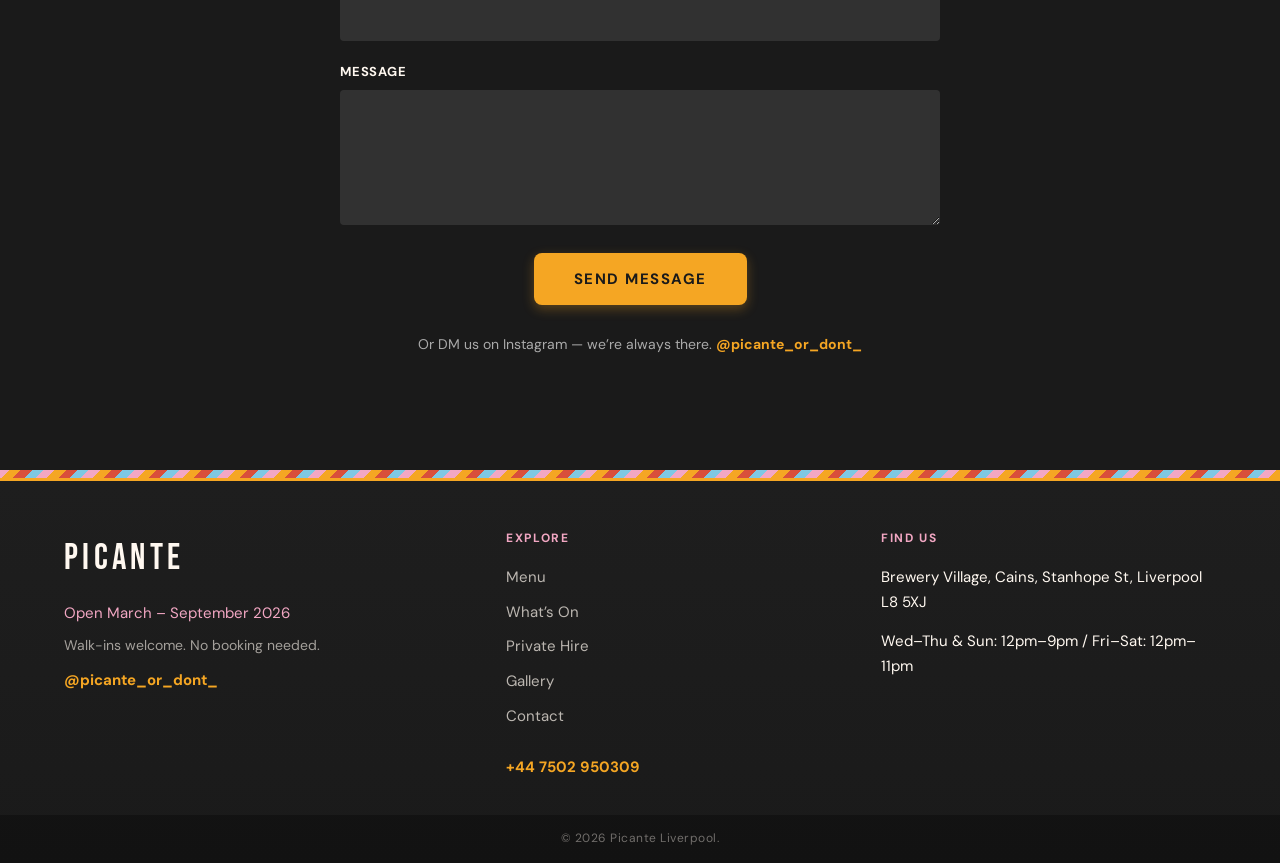
<file: picante_cursor/contact.html>
<!DOCTYPE html>
<html lang="en-GB">
  <head>
    <meta charset="UTF-8" />
    <meta name="viewport" content="width=device-width, initial-scale=1.0" />
    <meta name="description" content="Find Picante Liverpool — map, hours, contact." />
    <title>Contact | Picante Liverpool</title>
    <link rel="preconnect" href="https://fonts.googleapis.com" />
    <link rel="preconnect" href="https://fonts.gstatic.com" crossorigin />
    <link
      href="https://fonts.googleapis.com/css2?family=Bebas+Neue&family=DM+Sans:ital,wght@0,400;0,600;0,700;1,400&display=swap"
      rel="stylesheet"
    />
    <link rel="stylesheet" href="css/variables.css" />
    <link rel="stylesheet" href="css/base.css" />
    <link rel="stylesheet" href="css/components.css" />
    <link rel="stylesheet" href="css/contact.css" />
  </head>
  <body>
    <div id="page-loader" class="page-loader"><span class="page-loader__mark">PICANTE</span></div>

    <header class="site-header">
      <a class="nav-brand" href="index.html">Picante</a>
      <nav class="site-nav" aria-label="Main">
        <ul class="site-nav__links">
          <li><a href="index.html">Home</a></li>
          <li><a href="menu.html">Menu</a></li>
          <li><a href="events.html">What’s On</a></li>
          <li><a href="private-hire.html">Private Hire</a></li>
          <li><a href="gallery.html">Gallery</a></li>
          <li><a href="contact.html" class="is-active">Contact</a></li>
        </ul>
      </nav>
      <div class="nav-end">
        <a class="site-nav__ig" href="https://instagram.com/picante_or_dont_" target="_blank" rel="noopener noreferrer" aria-label="Instagram">
          <svg viewBox="0 0 24 24" fill="none" stroke="currentColor" stroke-width="2" aria-hidden="true">
            <rect x="3" y="3" width="18" height="18" rx="4" />
            <circle cx="12" cy="12" r="4" />
          </svg>
        </a>
      </div>
      <button type="button" class="nav-toggle" aria-expanded="false" aria-controls="nav-overlay" aria-label="Open menu">
        <span class="nav-toggle__bars"><span></span><span></span><span></span></span>
      </button>
    </header>

    <div id="nav-overlay" class="nav-overlay" aria-hidden="true" role="dialog" aria-label="Menu">
      <button type="button" class="nav-overlay__close" aria-label="Close">×</button>
      <ul class="nav-overlay__links">
        <li><a href="index.html">Home</a></li>
        <li><a href="menu.html">Menu</a></li>
        <li><a href="events.html">What’s On</a></li>
        <li><a href="private-hire.html">Private Hire</a></li>
        <li><a href="gallery.html">Gallery</a></li>
        <li><a href="contact.html" class="is-active">Contact</a></li>
      </ul>
      <a class="nav-overlay__ig" href="https://instagram.com/picante_or_dont_" target="_blank" rel="noopener noreferrer" aria-label="Instagram">
        <svg width="28" height="28" viewBox="0 0 24 24" fill="none" stroke="currentColor" stroke-width="2">
          <rect x="3" y="3" width="18" height="18" rx="4" />
          <circle cx="12" cy="12" r="4" />
        </svg>
      </a>
    </div>

    <main class="page-contact" id="main">
      <h1 class="sr-only">Contact Picante Liverpool</h1>
      <section class="map-hero" aria-label="Map">
        <iframe
          class="map-hero__embed"
          title="Picante on Google Maps"
          loading="lazy"
          referrerpolicy="no-referrer-when-downgrade"
          src="https://maps.google.com/maps?q=Brewery+Village%2C+Cains%2C+Stanhope+St%2C+Liverpool+L8+5XJ&hl=en&z=16&output=embed"
        ></iframe>
        <div class="map-hero__card reveal">
          <h2>Find us</h2>
          <p>Brewery Village, Cains, Stanhope St, Liverpool L8 5XJ</p>
          <p><a class="map-hero__phone" href="tel:+447502950309">+44 7502 950309</a></p>
          <p>
            <a class="map-hero__ig" href="https://instagram.com/picante_or_dont_" target="_blank" rel="noopener noreferrer"
              >@picante_or_dont_</a
            >
          </p>
          <a
            class="btn btn--ghost"
            href="https://www.google.com/maps/dir/?api=1&destination=Brewery+Village+Cains+Stanhope+Street+Liverpool+L8+5XJ"
            target="_blank"
            rel="noopener noreferrer"
            >Get directions</a
          >
        </div>
      </section>

      <div class="section-divider" role="presentation" aria-hidden="true"></div>

      <section class="hours-section">
        <div class="hours-inner">
          <div class="reveal">
            <h2>Opening hours</h2>
            <p class="hours-sub">Season 2: March – September 2026</p>
            <table class="hours-table" aria-label="Opening hours">
              <tbody>
                <tr>
                  <td>Wednesday</td>
                  <td><strong>12pm – 9pm</strong></td>
                </tr>
                <tr>
                  <td>Thursday</td>
                  <td>12pm – 9pm</td>
                </tr>
                <tr>
                  <td>Friday</td>
                  <td>12pm – 11pm</td>
                </tr>
                <tr>
                  <td>Saturday</td>
                  <td>12pm – 11pm</td>
                </tr>
                <tr>
                  <td>Sunday</td>
                  <td>12pm – 9pm</td>
                </tr>
                <tr>
                  <td>Monday</td>
                  <td class="text-closed">Closed</td>
                </tr>
                <tr>
                  <td>Tuesday</td>
                  <td class="text-closed">Closed</td>
                </tr>
              </tbody>
            </table>
          </div>
          <div class="reveal" data-reveal-delay="100">
            <h2>Getting here</h2>
            <ul class="transport-list">
              <li>
                <svg class="icon-sketch" width="28" height="28" viewBox="0 0 48 48" aria-hidden="true">
                  <circle cx="24" cy="14" r="8" fill="none" stroke="currentColor" stroke-width="2" />
                  <path d="M10 40c2-12 26-12 28 0" fill="none" stroke="currentColor" stroke-width="2" />
                </svg>
                <span>15 min walk from Liverpool Central station</span>
              </li>
              <li>
                <svg class="icon-sketch" width="28" height="28" viewBox="0 0 48 48" aria-hidden="true">
                  <rect x="8" y="14" width="32" height="20" rx="3" fill="none" stroke="currentColor" stroke-width="2" />
                  <circle cx="16" cy="36" r="4" fill="currentColor" />
                  <circle cx="32" cy="36" r="4" fill="currentColor" />
                </svg>
                <span>Multiple bus routes to the Baltic Triangle</span>
              </li>
              <li>
                <svg class="icon-sketch" width="28" height="28" viewBox="0 0 48 48" aria-hidden="true">
                  <path d="M10 22h28l-4 16H14L10 22z" fill="none" stroke="currentColor" stroke-width="2" />
                  <circle cx="18" cy="36" r="3" fill="currentColor" />
                  <circle cx="30" cy="36" r="3" fill="currentColor" />
                </svg>
                <span>Free on-street parking available, paid car parks nearby</span>
              </li>
            </ul>
            <p class="contact-signoff">Look for the bright blue and white signage — you can’t miss us.</p>
          </div>
        </div>
      </section>

      <section class="contact-form-section">
        <div class="contact-form-wrap">
          <h2 class="h2">Say hola</h2>
          <p class="form-sub">Questions? Ideas? Just want to tell us you love birria? Drop us a message.</p>
          <form class="js-validate" novalidate>
            <p class="form-status" role="status" aria-live="polite"></p>
            <div class="form-group">
              <label class="form-label" for="c-name">Name</label>
              <input class="form-field" id="c-name" name="name" type="text" required autocomplete="name" />
            </div>
            <div class="form-group">
              <label class="form-label" for="c-email">Email</label>
              <input class="form-field" id="c-email" name="email" type="email" required autocomplete="email" />
            </div>
            <div class="form-group">
              <label class="form-label" for="c-msg">Message</label>
              <textarea class="form-field" id="c-msg" name="message" rows="5" required></textarea>
            </div>
            <button type="submit" class="btn btn--primary">Send message</button>
          </form>
          <p class="contact-ig-note">
            Or DM us on Instagram — we’re always there.
            <a href="https://instagram.com/picante_or_dont_" target="_blank" rel="noopener noreferrer">@picante_or_dont_</a>
          </p>
        </div>
      </section>
    </main>

    <div class="section-divider" role="presentation" aria-hidden="true"></div>

    <footer class="site-footer">
      <div class="site-footer__grid">
        <div>
          <span class="site-footer__brand">Picante</span>
          <p class="site-footer__season">Open March – September 2026</p>
          <p class="site-footer__walkins">Walk-ins welcome. No booking needed.</p>
          <a class="site-footer__ig" href="https://instagram.com/picante_or_dont_" target="_blank" rel="noopener noreferrer">@picante_or_dont_</a>
        </div>
        <div>
          <p class="site-footer__col-label">Explore</p>
          <ul class="site-footer__links">
            <li><a href="menu.html">Menu</a></li>
            <li><a href="events.html">What’s On</a></li>
            <li><a href="private-hire.html">Private Hire</a></li>
            <li><a href="gallery.html">Gallery</a></li>
            <li><a href="contact.html">Contact</a></li>
          </ul>
          <a class="site-footer__phone" href="tel:+447502950309">+44 7502 950309</a>
        </div>
        <div>
          <p class="site-footer__col-label">Find us</p>
          <p>Brewery Village, Cains, Stanhope St, Liverpool L8 5XJ</p>
          <p>Wed–Thu &amp; Sun: 12pm–9pm / Fri–Sat: 12pm–11pm</p>
        </div>
      </div>
      <div class="site-footer__bottom">© 2026 Picante Liverpool.</div>
    </footer>

    <script src="js/main.js"></script>
    <script src="js/animations.js"></script>
    <script src="js/forms.js"></script>
  </body>
</html>
</file>
<file: css/variables.css>
:root {
  --sage: #4f6f5b;
  --rose: #b47a67;
  --brass: #c8a35a;
  --terracotta: #96513f;
  --charcoal: #20201d;
  --linen: #f7f1e8;
  --mist: #edf1ec;
  --herb: #667d50;

  --caption: #666666;
  --caption-dark: #aaaaaa;
  --footer-strip: #111111;

  --font-display: "Playfair Display", Georgia, serif;
  --font-body: "Inter", system-ui, sans-serif;

  --nav-h-desktop: 72px;
  --nav-h-mobile: 60px;
  --content-max: 1200px;
  --menu-max: 900px;
  --intro-max: 1000px;
  --ease-out: cubic-bezier(0.22, 1, 0.36, 1);

  --shadow-card: 0 2px 8px rgba(0, 0, 0, 0.08);
  --shadow-card-hover: 0 8px 24px rgba(0, 0, 0, 0.14);
  --shadow-primary: 0 6px 18px rgba(150, 81, 63, 0.22);
  --text-shadow-hero: 0 2px 10px rgba(0, 0, 0, 0.45);
}
</file>
<file: css/base.css>
*,
*::before,
*::after {
  box-sizing: border-box;
}

html {
  scroll-behavior: smooth;
}

body {
  margin: 0;
  font-family: var(--font-body);
  font-size: 17px;
  line-height: 1.65;
  color: var(--charcoal);
  background-color: var(--linen);
  -webkit-font-smoothing: antialiased;
}

img {
  max-width: 100%;
  height: auto;
  display: block;
}

a {
  color: inherit;
  text-decoration: none;
}

button {
  font-family: inherit;
  cursor: pointer;
  border: none;
  background: none;
}

input,
textarea,
select {
  font-family: inherit;
  font-size: 16px;
}

h1,
h2,
h3,
.h1,
.h2,
.h3 {
  font-family: var(--font-display);
  font-weight: 700;
  line-height: 1.06;
  margin: 0;
  text-transform: none;
}

h1,
.h1 {
  font-size: 5rem;
  letter-spacing: 0;
}

h2,
.h2 {
  font-size: 3rem;
  letter-spacing: 0;
}

h3,
.h3 {
  font-size: 1.75rem;
  letter-spacing: 0;
}

@media (max-width: 767px) {
  h1,
  .h1 {
    font-size: 3rem;
  }

  h2,
  .h2 {
    font-size: 2.1rem;
  }

  h3,
  .h3 {
    font-size: 1.45rem;
  }
}

.on-dark h1,
.on-dark h2,
.on-dark h3,
.on-dark .h1,
.on-dark .h2,
.on-dark .h3 {
  color: var(--linen);
  text-shadow: var(--text-shadow-hero);
}

.sr-only {
  position: absolute;
  width: 1px;
  height: 1px;
  padding: 0;
  margin: -1px;
  overflow: hidden;
  clip: rect(0, 0, 0, 0);
  white-space: nowrap;
  border: 0;
}

body.page-fade-in {
  animation: pageCrossfade 280ms var(--ease-out) forwards;
}

@keyframes pageCrossfade {
  from {
    opacity: 0;
  }
  to {
    opacity: 1;
  }
}

/* Hero backgrounds only — slow cinematic zoom */
@keyframes heroKenBurns {
  0% {
    transform: scale(1);
  }
  100% {
    transform: scale(1.08);
  }
}

.hero-kenburns {
  overflow: hidden;
}

.hero-kenburns > img {
  width: 100%;
  height: 100%;
  object-fit: cover;
  animation: heroKenBurns 20s ease-in-out infinite alternate;
  will-change: transform;
}
</file>
<file: css/components.css>
.section-divider {
  display: block;
  width: 100%;
  height: 8px;
  flex-shrink: 0;
  background: repeating-linear-gradient(
    -45deg,
    var(--brass) 0 8px,
    var(--rose) 8px 16px,
    var(--sage) 16px 24px,
    var(--terracotta) 24px 32px
  );
}

/* —— Header —— */
.site-header {
  position: fixed;
  top: 0;
  left: 0;
  right: 0;
  z-index: 1000;
  height: var(--nav-h-desktop);
  display: grid;
  grid-template-columns: 1fr auto 1fr;
  align-items: center;
  padding: 0 32px;
  background: rgba(26, 26, 26, 0.95);
  backdrop-filter: blur(12px);
  -webkit-backdrop-filter: blur(12px);
}

.nav-brand {
  font-family: var(--font-display);
  font-size: 28px;
  letter-spacing: 0;
  color: var(--linen);
  justify-self: start;
}

.nav-brand:hover {
  color: var(--brass);
}

.site-nav {
  justify-self: center;
}

.site-nav__links {
  display: flex;
  flex-wrap: wrap;
  justify-content: center;
  align-items: center;
  gap: 8px 22px;
  list-style: none;
  margin: 0;
  padding: 0;
}

.site-nav__links a {
  font-size: 13px;
  font-weight: 700;
  letter-spacing: 0.1em;
  text-transform: uppercase;
  color: var(--linen);
  padding: 6px 0;
  border-bottom: 3px solid transparent;
  transition: color 200ms ease, border-color 200ms ease;
}

.site-nav__links a:hover {
  color: var(--brass);
}

.site-nav__links a.is-active {
  border-bottom-color: var(--brass);
}

.nav-end {
  justify-self: end;
  display: flex;
  align-items: center;
}

.site-nav__ig {
  display: flex;
  color: var(--linen);
  transition: color 200ms ease, transform 200ms ease;
}

.site-nav__ig:hover {
  color: var(--brass);
  transform: scale(1.05);
}

.site-nav__ig svg {
  width: 20px;
  height: 20px;
}

.nav-toggle {
  display: none;
  width: 44px;
  height: 44px;
  align-items: center;
  justify-content: center;
  color: var(--linen);
  justify-self: end;
  grid-column: 3;
}

.nav-toggle__bars {
  display: flex;
  flex-direction: column;
  gap: 6px;
}

.nav-toggle__bars span {
  display: block;
  width: 24px;
  height: 2px;
  background: var(--linen);
  border-radius: 1px;
}

@media (max-width: 1023px) {
  .site-header {
    height: var(--nav-h-mobile);
    padding: 0 16px;
    grid-template-columns: 1fr auto;
  }

  .site-nav,
  .nav-end {
    display: none;
  }

  .nav-toggle {
    display: flex;
  }

  .nav-brand {
    grid-column: 1;
  }
}

.nav-overlay {
  position: fixed;
  inset: 0;
  z-index: 1100;
  background: var(--charcoal);
  display: flex;
  flex-direction: column;
  align-items: center;
  justify-content: center;
  padding: 80px 24px;
  transform: translateX(100%);
  transition: transform 300ms var(--ease-out);
  visibility: hidden;
}

.nav-overlay.is-open {
  transform: translateX(0);
  visibility: visible;
}

.nav-overlay__close {
  position: absolute;
  top: 16px;
  right: 16px;
  width: 48px;
  height: 48px;
  color: var(--linen);
  font-size: 28px;
  line-height: 1;
}

.nav-overlay__links {
  list-style: none;
  margin: 0;
  padding: 0;
  text-align: center;
}

.nav-overlay__links a {
  display: block;
  font-size: 28px;
  line-height: 60px;
  font-weight: 700;
  letter-spacing: 0.08em;
  text-transform: uppercase;
  color: var(--linen);
}

.nav-overlay__links a.is-active {
  color: var(--brass);
}

.nav-overlay__ig {
  margin-top: 48px;
  color: var(--linen);
}

/* —— Buttons —— */
.btn {
  display: inline-flex;
  align-items: center;
  justify-content: center;
  text-align: center;
  font-size: 15px;
  font-weight: 700;
  letter-spacing: 0.04em;
  text-transform: uppercase;
  padding: 16px 40px;
  border-radius: 8px;
  transition: background 200ms ease, color 200ms ease, transform 200ms ease, box-shadow 200ms ease,
    border-color 200ms ease;
}

.btn--primary {
  background: var(--brass);
  color: var(--charcoal);
  box-shadow: var(--shadow-primary);
}

.btn--primary:hover {
  background: var(--terracotta);
  transform: scale(1.04);
}

.btn--secondary {
  background: transparent;
  color: var(--linen);
  border: 2px solid var(--linen);
}

.btn--secondary:hover {
  background: var(--linen);
  color: var(--charcoal);
}

.btn--ghost {
  background: transparent;
  color: var(--charcoal);
  border: 2px solid var(--charcoal);
}

.btn--ghost:hover {
  background: var(--charcoal);
  color: var(--linen);
}

@media (max-width: 767px) {
  .btn--primary {
    width: 100%;
    padding: 18px 24px;
    font-size: 16px;
  }

  .btn--secondary,
  .btn--ghost {
    width: 100%;
  }
}

.btn-tabs {
  display: inline-flex;
  gap: 12px;
  flex-wrap: wrap;
  justify-content: center;
}

.btn-tab {
  padding: 12px 28px;
  border-radius: 8px;
  font-size: 14px;
  font-weight: 700;
  letter-spacing: 0.1em;
  text-transform: uppercase;
  border: 2px solid var(--linen);
  color: var(--linen);
  background: transparent;
  transition: background 200ms ease, color 200ms ease;
}

.btn-tab.is-active,
.btn-tab:hover {
  background: var(--brass);
  color: var(--charcoal);
  border-color: var(--brass);
}

/* —— Cards (content sections — image static, no animation) —— */
.card {
  background: var(--linen);
  border-radius: 12px;
  box-shadow: var(--shadow-card);
  overflow: hidden;
  transition: box-shadow 300ms var(--ease-out), transform 300ms var(--ease-out);
}

.card:hover {
  box-shadow: var(--shadow-card-hover);
  transform: translateY(-4px);
}

.card__media {
  overflow: hidden;
  border-radius: 12px 12px 0 0;
}

.card__media img {
  width: 100%;
  transition: transform 300ms var(--ease-out);
}

.card:hover .card__media img {
  transform: scale(1.05);
}

.card__body {
  padding: 24px 26px;
}

.card__title {
  font-family: var(--font-display);
  font-size: clamp(1.25rem, 2vw, 1.75rem);
  color: var(--charcoal);
  margin-bottom: 8px;
  letter-spacing: 0.08em;
}

.card__text {
  font-size: 16px;
  color: #555555;
  margin: 0 0 16px;
  line-height: 1.6;
}

.card__link {
  font-size: 14px;
  font-weight: 700;
  color: var(--brass);
}

.card__link:hover {
  text-decoration: underline;
}

/* —— Footer —— */
.site-footer {
  background: linear-gradient(180deg, #1e1e1e 0%, var(--charcoal) 100%);
  color: var(--linen);
  font-size: 15px;
  border-top: 3px solid var(--brass);
}

.site-footer__grid {
  max-width: var(--content-max);
  margin: 0 auto;
  padding: 48px 24px 36px;
  display: grid;
  grid-template-columns: 1.2fr 1fr 1fr;
  gap: 48px 40px;
}

@media (max-width: 767px) {
  .site-footer__grid {
    grid-template-columns: 1fr;
    gap: 20px;
    text-align: center;
    padding: 28px 20px 20px;
  }
}

.site-footer__brand {
  font-family: var(--font-display);
  font-size: 36px;
  letter-spacing: 0;
  color: var(--linen);
  display: block;
  margin-bottom: 12px;
}

@media (max-width: 767px) {
  .site-footer__brand {
    font-size: 28px;
    margin-bottom: 6px;
  }
}

.site-footer__season {
  font-size: 15px;
  color: var(--rose);
  margin: 0 0 10px;
}

@media (max-width: 767px) {
  .site-footer__season {
    font-size: 13px;
    margin-bottom: 4px;
  }
}

.site-footer__walkins {
  font-size: 14px;
  color: rgba(255, 248, 240, 0.6);
  margin: 0 0 12px;
  line-height: 1.5;
}

@media (max-width: 767px) {
  .site-footer__walkins {
    font-size: 13px;
    margin-bottom: 8px;
  }
}

.site-footer__ig {
  font-size: 15px;
  font-weight: 700;
  color: var(--brass);
  transition: color 200ms ease;
}

.site-footer__ig:hover {
  color: var(--linen);
}

.site-footer__col-label {
  font-size: 12px;
  font-weight: 700;
  letter-spacing: 0.14em;
  text-transform: uppercase;
  color: var(--rose);
  margin: 0 0 16px;
}

@media (max-width: 767px) {
  .site-footer__col-label {
    display: none;
  }
}

.site-footer__links {
  list-style: none;
  margin: 0;
  padding: 0;
}

@media (max-width: 767px) {
  .site-footer__links {
    display: flex;
    flex-wrap: wrap;
    justify-content: center;
    gap: 6px 16px;
  }
}

.site-footer__links li {
  margin-bottom: 10px;
}

@media (max-width: 767px) {
  .site-footer__links li {
    margin-bottom: 0;
  }
}

.site-footer__links a {
  font-size: 15px;
  color: rgba(255, 248, 240, 0.7);
  transition: color 200ms ease;
}

@media (max-width: 767px) {
  .site-footer__links a {
    font-size: 13px;
  }
}

.site-footer__links a:hover {
  color: var(--brass);
}

.site-footer__phone {
  display: inline-block;
  margin-top: 16px;
  font-size: 15px;
  font-weight: 700;
  color: var(--brass);
}

@media (max-width: 767px) {
  .site-footer__phone {
    margin-top: 0;
    font-size: 14px;
  }

  .site-footer__grid > div:last-child p {
    font-size: 13px;
    color: rgba(255, 248, 240, 0.5);
    margin: 0 0 4px;
  }
}

.site-footer__bottom {
  background: rgba(0, 0, 0, 0.3);
  padding: 14px 24px;
  text-align: center;
  font-size: 12px;
  color: rgba(255, 248, 240, 0.4);
  letter-spacing: 0.04em;
}

@media (max-width: 767px) {
  .site-footer__bottom {
    padding: 12px 20px;
  }
}

/* —— Forms —— */
.form-field {
  width: 100%;
  padding: 14px 16px;
  border: 1px solid #d0d0d0;
  border-radius: 8px;
  background: var(--mist);
  color: var(--charcoal);
  transition: border-color 200ms ease, box-shadow 200ms ease;
}

.form-field:focus {
  outline: none;
  border-color: var(--sage);
  box-shadow: 0 0 0 3px rgba(126, 200, 227, 0.3);
}

.form-field--error {
  border-color: var(--terracotta);
}

.form-label {
  display: block;
  font-size: 13px;
  font-weight: 700;
  letter-spacing: 0.06em;
  text-transform: uppercase;
  margin-bottom: 8px;
  color: var(--charcoal);
}

.form-group {
  margin-bottom: 20px;
}

.tag-ve {
  display: inline-flex;
  align-items: center;
  height: 20px;
  padding: 0 8px;
  border-radius: 10px;
  background: var(--herb);
  color: var(--linen);
  font-size: 10px;
  font-weight: 700;
  text-transform: uppercase;
}

.tag-af {
  display: inline-flex;
  align-items: center;
  height: 20px;
  padding: 0 8px;
  border-radius: 10px;
  background: var(--herb);
  color: var(--linen);
  font-size: 10px;
  font-weight: 700;
}

.reveal {
  opacity: 0;
  transform: translateY(24px);
  transition: opacity 0.65s var(--ease-out), transform 0.65s var(--ease-out);
}

.reveal.is-visible {
  opacity: 1;
  transform: translateY(0);
}

.drinks-banner.reveal.is-visible {
  transform: rotate(-1.5deg);
}

.page-loader {
  position: fixed;
  inset: 0;
  z-index: 2000;
  background: var(--charcoal);
  display: flex;
  align-items: center;
  justify-content: center;
  transition: opacity 400ms ease, visibility 400ms ease;
}

.page-loader.is-done {
  opacity: 0;
  visibility: hidden;
  pointer-events: none;
}

.page-loader__mark {
  font-family: var(--font-display);
  font-size: 4rem;
  letter-spacing: 0;
  color: var(--brass);
  animation: pulseLogo 1.5s ease-in-out infinite;
}

@media (max-width: 767px) {
  .page-loader__mark {
    font-size: 2.75rem;
  }
}

@keyframes pulseLogo {
  0%,
  100% {
    opacity: 1;
    transform: scale(1);
  }
  50% {
    opacity: 0.65;
    transform: scale(1.04);
  }
}

.icon-sketch {
  flex-shrink: 0;
}
</file>
<file: css/home.css>
main.home {
  padding-top: var(--nav-h-desktop);
}

/* Slightly smaller CTAs on home only */
main.home .btn {
  padding: 14px 32px;
  font-size: 14px;
}

@media (max-width: 767px) {
  main.home .btn--primary {
    padding: 16px 22px;
    font-size: 15px;
  }
}

@media (max-width: 1023px) {
  main.home {
    padding-top: var(--nav-h-mobile);
  }
}

/* Hero — Ken Burns on background only (scaled slightly down vs full viewport) */
.hero-home {
  position: relative;
  min-height: 82vh;
  min-height: 82svh;
  display: flex;
  flex-direction: column;
  justify-content: flex-end;
  padding: 0 0 72px 40px;
  overflow: hidden;
}

.hero-home__media {
  position: absolute;
  inset: 0;
  z-index: 0;
  overflow: hidden;
}

.hero-home__media.hero-kenburns > img {
  width: 100%;
  height: 100%;
}

.hero-home__overlay {
  position: absolute;
  inset: 0;
  z-index: 1;
  background: linear-gradient(
    to top,
    rgba(26, 26, 26, 0.85) 0%,
    rgba(26, 26, 26, 0.4) 45%,
    transparent 100%
  );
}

.hero-home__content {
  position: relative;
  z-index: 2;
  max-width: 520px;
}

.hero-home__title {
  font-family: var(--font-display);
  font-size: clamp(2.35rem, 6.5vw, 4.25rem);
  letter-spacing: 0.16em;
  color: var(--linen);
  text-shadow: var(--text-shadow-hero);
  margin-bottom: 12px;
  line-height: 0.95;
  text-transform: uppercase;
}

.hero-home__tagline {
  font-size: clamp(15px, 1.75vw, 17px);
  color: var(--linen);
  text-shadow: var(--text-shadow-hero);
  margin: 0 0 24px;
  line-height: 1.5;
  max-width: 32em;
}

.hero-home__ctas {
  display: flex;
  flex-wrap: wrap;
  gap: 12px;
}

@media (max-width: 767px) {
  .hero-home {
    align-items: center;
    text-align: center;
    min-height: 78vh;
    min-height: 78svh;
    padding: 0 20px 88px;
  }

  .hero-home__content {
    max-width: 100%;
  }

  .hero-home__ctas {
    flex-direction: column;
    width: 100%;
  }
}

.hero-scroll-hint {
  position: absolute;
  bottom: 20px;
  left: 50%;
  transform: translateX(-50%);
  z-index: 3;
  color: var(--linen);
  opacity: 0.5;
  animation: chevronBounce 1.5s ease-in-out infinite;
  transition: opacity 300ms ease;
}

.hero-scroll-hint.is-hidden {
  opacity: 0;
  pointer-events: none;
}

@keyframes chevronBounce {
  0%,
  100% {
    transform: translateX(-50%) translateY(0);
  }
  50% {
    transform: translateX(-50%) translateY(-2px);
  }
}

/* Info strip */
.info-strip {
  background: var(--sage);
  padding: 14px 28px;
  border-top: 2px solid var(--rose);
  border-bottom: 2px solid var(--rose);
}

.info-strip__row {
  max-width: var(--content-max);
  margin: 0 auto;
  display: flex;
  flex-wrap: wrap;
  justify-content: space-between;
  gap: 12px 24px;
}

.info-strip__item {
  display: flex;
  align-items: center;
  gap: 10px;
  font-size: 13px;
  font-weight: 700;
  color: var(--charcoal);
}

.info-strip__item .icon-sketch {
  width: 28px;
  height: 28px;
}

@media (max-width: 767px) {
  .info-strip {
    padding: 14px 16px;
  }

  .info-strip__row {
    flex-direction: column;
  }
}

/* Intro */
.intro-section {
  background: var(--linen);
  padding: 72px 24px;
}

@media (max-width: 767px) {
  .intro-section {
    padding: 52px 20px;
  }
}

.intro-section__inner {
  max-width: var(--intro-max);
  margin: 0 auto;
  display: grid;
  grid-template-columns: 55% 45%;
  gap: 40px;
  align-items: start;
}

@media (max-width: 1023px) {
  .intro-section__inner {
    grid-template-columns: 1fr;
  }
}

.intro-section__eyebrow {
  font-size: 11px;
  font-weight: 700;
  letter-spacing: 0.18em;
  text-transform: uppercase;
  color: var(--rose);
  margin-bottom: 10px;
}

.intro-section__heading {
  font-family: var(--font-display);
  font-size: clamp(1.5rem, 3.25vw, 2.15rem);
  color: var(--charcoal);
  letter-spacing: 0.08em;
  margin: 0 0 28px;
  line-height: 1.08;
}

.intro-section__text {
  font-size: 16px;
  line-height: 1.65;
  color: var(--charcoal);
  margin: 0 0 28px;
}

.intro-visual {
  position: relative;
  justify-self: end;
  width: 100%;
  max-width: min(400px, 100%);
  padding: 24px;
  overflow: visible;
}

@media (max-width: 1023px) {
  .intro-visual {
    order: -1;
    justify-self: center;
    max-width: min(340px, 88vw);
    margin: 0 auto 28px;
  }
}

@media (min-width: 1024px) {
  .intro-visual {
    max-width: 400px;
  }
}

/* Fiesta layers — two subtle coloured frames behind the photo */
.intro-visual__frame {
  position: absolute;
  inset: 16px;
  border-radius: 14px;
  border: 2px solid var(--brass);
  opacity: 0.55;
  z-index: 0;
  pointer-events: none;
  transform: rotate(2.5deg);
  transition: transform 600ms var(--ease-out);
}

.intro-visual__frame::before {
  content: "";
  position: absolute;
  inset: -2px;
  border-radius: 14px;
  border: 2px solid var(--rose);
  opacity: 0.7;
  pointer-events: none;
  transform: rotate(-3.5deg);
  transition: transform 600ms var(--ease-out);
}

.intro-visual:hover .intro-visual__frame {
  transform: rotate(3.5deg);
}

.intro-visual:hover .intro-visual__frame::before {
  transform: rotate(-5deg);
}

.intro-visual__img {
  position: relative;
  z-index: 1;
  border-radius: 14px;
  overflow: hidden;
  box-shadow:
    0 8px 32px rgba(26, 26, 26, 0.2),
    0 2px 8px rgba(26, 26, 26, 0.1);
  transition: box-shadow 600ms var(--ease-out), transform 600ms var(--ease-out);
}

.intro-visual:hover .intro-visual__img {
  box-shadow:
    0 16px 48px rgba(26, 26, 26, 0.25),
    0 4px 12px rgba(26, 26, 26, 0.12);
  transform: translateY(-6px);
}

.intro-visual__img img {
  width: 100%;
  aspect-ratio: 4/5;
  object-fit: cover;
  display: block;
  transition: transform 700ms var(--ease-out);
  filter: saturate(1.08) contrast(1.02) brightness(1.01);
}

.intro-visual:hover .intro-visual__img img {
  transform: scale(1.03);
}

/* Highlights — wave layout, portrait cards */
.highlights {
  background: var(--mist);
  padding: 72px 24px;
}

@media (max-width: 767px) {
  .highlights {
    padding: 52px 20px;
  }
}

.highlights__head {
  text-align: center;
  max-width: 520px;
  margin: 0 auto 32px;
}

.highlights__head .h2 {
  font-size: clamp(1.5rem, 3.25vw, 2.35rem);
  color: var(--charcoal);
  margin-bottom: 12px;
  letter-spacing: 0.1em;
}

.highlights__sub {
  font-size: 15px;
  color: var(--caption);
  margin: 0;
}

.highlights__grid {
  max-width: min(var(--content-max), 1080px);
  margin: 0 auto;
  display: grid;
  grid-template-columns: repeat(3, 1fr);
  gap: 24px;
  align-items: start;
}

@media (min-width: 1024px) {
  .highlight-card--dip {
    margin-top: 28px;
  }
}

@media (max-width: 1023px) {
  .highlights__grid {
    grid-template-columns: 1fr;
    gap: 22px;
  }

  .highlight-card--dip {
    margin-top: 0;
  }
}

.highlight-card {
  background: var(--linen);
  border-radius: 12px;
  box-shadow: var(--shadow-card);
  overflow: hidden;
  transition: box-shadow 300ms var(--ease-out), transform 300ms var(--ease-out);
}

.highlight-card:hover {
  box-shadow: var(--shadow-card-hover);
  transform: translateY(-4px);
}

.highlight-card__media {
  position: relative;
  width: 100%;
  height: clamp(200px, 26vw, 280px);
  overflow: hidden;
}

.highlight-card__media img {
  width: 100%;
  height: 100%;
  object-fit: cover;
  object-position: center;
  transition: transform 300ms var(--ease-out);
}

.highlight-card:hover .highlight-card__media img {
  transform: scale(1.05);
}

.highlight-card__media::after {
  content: "";
  position: absolute;
  inset: 0;
  background: linear-gradient(to top, rgba(26, 26, 26, 0.4) 0%, transparent 55%);
  pointer-events: none;
}

.highlight-card__eyebrow {
  font-size: 11px;
  font-weight: 700;
  letter-spacing: 0.16em;
  text-transform: uppercase;
  color: var(--rose);
  margin-bottom: 8px;
}

.highlight-card__body {
  padding: 18px 18px 0;
}

.highlight-card__title {
  font-family: var(--font-display);
  font-size: clamp(1.15rem, 1.85vw, 1.35rem);
  color: var(--charcoal);
  letter-spacing: 0.06em;
  margin-bottom: 8px;
}

.highlight-card__text {
  font-size: 14px;
  color: #555555;
  line-height: 1.55;
  margin: 0 0 12px;
}

.highlight-card__link {
  font-size: 13px;
  font-weight: 700;
  color: var(--brass);
}

.highlight-card__accent {
  height: 3px;
  margin-top: 16px;
}

.highlight-card__accent--terracotta {
  background: var(--terracotta);
}

.highlight-card__accent--brass {
  background: var(--brass);
}

.highlight-card__accent--blue {
  background: var(--sage);
}

/* Instagram */
.ig-block {
  background: var(--charcoal);
  padding: 72px 24px;
}

@media (max-width: 767px) {
  .ig-block {
    padding: 52px 20px;
  }
}

.ig-block__head {
  text-align: center;
  margin-bottom: 28px;
}

.ig-block__head .h2 {
  color: var(--linen);
  margin-bottom: 8px;
  letter-spacing: 0.1em;
  font-size: clamp(1.5rem, 3.25vw, 2.35rem);
}

.ig-block__handle {
  font-size: 15px;
  font-weight: 700;
  color: var(--brass);
}

.ig-block__handle:hover {
  text-decoration: underline;
}

/* Paste SnapWidget / Elfsight iframe here; then add .ig-block--embed on the section */
.ig-block__widget {
  max-width: 960px;
  margin: 0 auto 28px;
}

.ig-block__widget iframe {
  display: block;
  width: 100% !important;
  max-width: 100%;
  border: 0;
  margin: 0 auto;
}

.ig-block--embed .ig-block__grid--fallback {
  display: none;
}

.ig-block__grid {
  display: grid;
  grid-template-columns: repeat(6, 1fr);
  gap: 4px;
  max-width: 960px;
  margin: 0 auto 28px;
}

@media (max-width: 1023px) {
  .ig-block__grid {
    grid-template-columns: repeat(3, 1fr);
  }
}

.ig-tile {
  position: relative;
  aspect-ratio: 1;
  overflow: hidden;
  display: block;
  outline: 3px solid transparent;
  outline-offset: -3px;
  transition: outline-color 250ms ease;
}

.ig-tile img {
  width: 100%;
  height: 100%;
  object-fit: cover;
  transition: transform 250ms ease;
}

.ig-tile:hover {
  outline-color: var(--sage);
}

.ig-tile:hover img {
  transform: scale(1.05);
}

.ig-block__cta {
  text-align: center;
}
</file>
<file: css/contact.css>
main.page-contact {
  padding-top: var(--nav-h-desktop);
}

@media (max-width: 1023px) {
  main.page-contact {
    padding-top: var(--nav-h-mobile);
  }
}

/* ── Map hero ── */

.map-hero {
  position: relative;
  min-height: 50vh;
  background: var(--mist);
}

@media (max-width: 767px) {
  .map-hero {
    min-height: 40vh;
  }
}

.map-hero__embed {
  width: 100%;
  height: 50vh;
  min-height: 320px;
  border: 0;
  filter: grayscale(100%) contrast(1.05);
}

.map-hero__card {
  position: absolute;
  left: 50%;
  bottom: 36px;
  transform: translateX(-50%);
  width: min(440px, calc(100% - 32px));
  background: var(--linen);
  border-radius: 16px;
  padding: 36px 32px;
  box-shadow: 0 8px 32px rgba(0, 0, 0, 0.18);
  z-index: 2;
  border-top: 4px solid var(--brass);
}

@media (max-width: 767px) {
  .map-hero__card {
    position: relative;
    left: auto;
    bottom: auto;
    transform: none;
    width: 100%;
    border-radius: 0;
    margin-top: -20px;
    border-top: 4px solid var(--brass);
  }
}

.map-hero__card h2 {
  font-family: var(--font-display);
  font-size: 32px;
  color: var(--charcoal);
  margin-bottom: 16px;
  letter-spacing: 0.08em;
}

.map-hero__card p {
  margin: 0 0 10px;
  font-size: 16px;
  color: var(--charcoal);
}

.map-hero__phone {
  color: var(--brass);
  font-weight: 700;
}

.map-hero__ig {
  color: var(--sage);
  font-weight: 700;
}

.map-hero__card .btn {
  margin-top: 18px;
}

/* ── Hours section ── */

.hours-section {
  background:
    radial-gradient(ellipse at top right, rgba(245, 166, 35, 0.08), transparent 50%),
    radial-gradient(ellipse at bottom left, rgba(126, 200, 227, 0.1), transparent 50%),
    var(--linen);
  padding: 100px 24px;
}

@media (max-width: 767px) {
  .hours-section {
    padding: 72px 20px;
  }
}

.hours-inner {
  max-width: 900px;
  margin: 0 auto;
  display: grid;
  grid-template-columns: 55% 45%;
  gap: 48px;
  align-items: start;
}

@media (max-width: 900px) {
  .hours-inner {
    grid-template-columns: 1fr;
  }
}

.hours-section h2 {
  font-family: var(--font-display);
  font-size: 32px;
  color: var(--charcoal);
  margin-bottom: 12px;
  letter-spacing: 0.06em;
}

.hours-sub {
  font-size: 14px;
  color: var(--rose);
  font-weight: 700;
  text-transform: uppercase;
  letter-spacing: 0.08em;
  margin-bottom: 24px;
}

.hours-table {
  width: 100%;
  border-collapse: separate;
  border-spacing: 0;
  font-size: 15px;
  border-radius: 12px;
  overflow: hidden;
  box-shadow: 0 4px 20px rgba(0, 0, 0, 0.06);
}

.hours-table tr:nth-child(odd) td {
  background: #ffffff;
}

.hours-table tr:nth-child(even) td {
  background: var(--mist);
}

.hours-table tr {
  transition: background 200ms ease;
}

.hours-table tr:hover td {
  background: rgba(245, 166, 35, 0.1);
}

.hours-table td {
  padding: 16px 20px;
}

.hours-table td:first-child {
  font-weight: 600;
  width: 38%;
}

.text-closed {
  color: var(--terracotta);
  font-weight: 700;
}

/* ── Transport / Getting here ── */

.transport-list {
  list-style: none;
  margin: 0;
  padding: 0;
}

.transport-list li {
  display: flex;
  gap: 14px;
  align-items: flex-start;
  font-size: 15px;
  color: #555555;
  margin-bottom: 12px;
  line-height: 1.55;
  padding: 16px;
  background: #ffffff;
  border-radius: 10px;
  box-shadow: 0 2px 10px rgba(0, 0, 0, 0.05);
  transition: transform 200ms ease, box-shadow 200ms ease;
}

.transport-list li:hover {
  transform: translateY(-2px);
  box-shadow: 0 6px 18px rgba(0, 0, 0, 0.1);
}

.icon-sketch {
  color: var(--sage);
  flex-shrink: 0;
}

.contact-signoff {
  margin-top: 24px;
  font-size: 15px;
  font-weight: 700;
  color: var(--charcoal);
  line-height: 1.5;
  padding-left: 16px;
  border-left: 3px solid var(--brass);
}

/* ── Contact form ── */

.contact-form-section {
  background: var(--charcoal);
  color: var(--linen);
  padding: 100px 24px;
}

@media (max-width: 767px) {
  .contact-form-section {
    padding: 72px 20px;
  }
}

.contact-form-wrap {
  max-width: 600px;
  margin: 0 auto;
}

.contact-form-wrap .h2 {
  text-align: center;
  margin-bottom: 12px;
  color: var(--linen);
}

.contact-form-wrap .form-sub {
  margin-bottom: 36px;
  color: var(--caption-dark);
}

.contact-form-wrap .form-label {
  color: var(--linen);
}

.contact-form-wrap .form-field {
  border: none;
  border-radius: 4px;
  background: rgba(255, 255, 255, 0.1);
  color: var(--linen);
  box-shadow: none;
  padding: 15px 16px;
}

.contact-form-wrap .form-field::placeholder {
  color: rgba(255, 248, 236, 0.4);
}

.contact-form-wrap .form-field:focus {
  box-shadow: 0 0 0 3px rgba(245, 166, 35, 0.28);
  border-color: transparent;
}

.contact-form-wrap .btn--primary {
  display: flex;
  margin: 0 auto;
}

.contact-ig-note {
  text-align: center;
  margin-top: 28px;
  font-size: 14px;
  color: var(--caption-dark);
}

.contact-ig-note a {
  color: var(--brass);
  font-weight: 700;
}
</file>
<file: css/events.css>
main.page-events {
  padding-top: var(--nav-h-desktop);
}

@media (max-width: 1023px) {
  main.page-events {
    padding-top: var(--nav-h-mobile);
  }
}

.events-hero {
  position: relative;
  min-height: 50vh;
  display: flex;
  align-items: center;
  justify-content: center;
  text-align: center;
  padding: 56px 24px;
  overflow: hidden;
}

@media (max-width: 767px) {
  .events-hero {
    min-height: 40vh;
  }
}

.events-hero__bg {
  position: absolute;
  inset: 0;
}

.events-hero__bg.hero-kenburns > img {
  width: 100%;
  height: 100%;
}

.events-hero__overlay {
  position: absolute;
  inset: 0;
  background: linear-gradient(
    to top,
    rgba(26, 26, 26, 0.7) 0%,
    rgba(26, 26, 26, 0.25) 100%
  );
}

.events-hero__inner {
  position: relative;
  z-index: 1;
  max-width: 820px;
}

.events-hero__inner .h1 {
  color: var(--linen);
  text-shadow: var(--text-shadow-hero);
  margin-bottom: 16px;
}

.events-hero__sub {
  color: var(--linen);
  font-size: 18px;
  text-shadow: var(--text-shadow-hero);
  margin: 0;
  line-height: 1.55;
}

/* ======================================================
   TICKER — Weekly specials strip
   ====================================================== */
.ticker {
  background: var(--charcoal);
  border-top: 3px solid var(--brass);
  border-bottom: 3px solid var(--brass);
  padding: 14px 0;
  overflow: hidden;
}

.ticker__track {
  overflow: hidden;
}

.ticker__scroll {
  display: flex;
  width: max-content;
  animation: marquee 30s linear infinite;
}

.ticker__group {
  display: flex;
  flex-wrap: nowrap;
  align-items: center;
  gap: 12px 48px;
  padding: 0 48px;
}

.ticker__item {
  font-family: var(--font-display);
  font-size: 13px;
  font-weight: 700;
  text-transform: uppercase;
  letter-spacing: 0.1em;
  color: var(--linen);
  white-space: nowrap;
  flex-shrink: 0;
}

.ticker__icon {
  margin-left: 6px;
  font-size: 14px;
}

@keyframes marquee {
  0% {
    transform: translateX(0);
  }
  100% {
    transform: translateX(-50%);
  }
}

.events-body {
  background: var(--linen);
  padding: 40px 24px;
}

@media (max-width: 767px) {
  .events-body {
    padding: 32px 20px;
  }
}

.events-body__inner {
  max-width: var(--content-max);
  margin: 0 auto;
}

.event-feature {
  display: grid;
  grid-template-columns: 1fr 1fr;
  gap: 0;
  background: var(--linen);
  border-radius: 12px;
  overflow: hidden;
  box-shadow: var(--shadow-card);
  margin-bottom: 28px;
  transition: box-shadow 300ms var(--ease-out), transform 300ms var(--ease-out);
}

.event-feature:hover {
  box-shadow: var(--shadow-card-hover);
  transform: translateY(-4px);
}

@media (max-width: 900px) {
  .event-feature {
    grid-template-columns: 1fr;
  }
}

.event-feature__media {
  position: relative;
  min-height: 220px;
}

.event-feature__media img {
  width: 100%;
  height: 100%;
  object-fit: cover;
  min-height: 220px;
}

.event-badge {
  position: absolute;
  top: 16px;
  left: 16px;
  padding: 8px 14px;
  border-radius: 999px;
  font-size: 11px;
  font-weight: 700;
  text-transform: uppercase;
  letter-spacing: 0.08em;
}

.event-badge--terracotta {
  background: var(--terracotta);
  color: var(--linen);
}

.event-badge--blue {
  background: var(--sage);
  color: var(--charcoal);
}

.event-badge--pink {
  background: var(--rose);
  color: var(--charcoal);
}

.event-badge--dark {
  background: var(--charcoal);
  color: var(--linen);
}

.event-badge--herb {
  background: var(--herb);
  color: var(--linen);
}

.event-feature__body {
  padding: 22px 24px;
  display: flex;
  flex-direction: column;
  justify-content: center;
}

.event-feature__title {
  font-family: var(--font-display);
  font-size: clamp(1.2rem, 2vw, 1.5rem);
  color: var(--charcoal);
  letter-spacing: 0.08em;
  margin-bottom: 10px;
}

.event-feature__text {
  font-size: 13px;
  color: #555555;
  line-height: 1.55;
  margin: 0 0 12px;
}

.event-details {
  display: flex;
  flex-wrap: wrap;
  gap: 8px 16px;
  margin-bottom: 14px;
  font-size: 12px;
  color: var(--charcoal);
}

.event-details span {
  display: inline-flex;
  align-items: center;
  gap: 8px;
}

.events-grid {
  display: grid;
  grid-template-columns: repeat(2, 1fr);
  gap: 22px;
}

@media (max-width: 900px) {
  .events-grid {
    grid-template-columns: 1fr;
  }
}

.event-card {
  background: var(--linen);
  border-radius: 12px;
  overflow: hidden;
  box-shadow: var(--shadow-card);
  transition: box-shadow 300ms var(--ease-out), transform 300ms var(--ease-out);
  display: flex;
  flex-direction: column;
}

.event-card:hover {
  box-shadow: var(--shadow-card-hover);
  transform: translateY(-4px);
}

.event-card__media {
  position: relative;
  height: 280px;
  overflow: hidden;
}

.event-card__media img {
  width: 100%;
  height: 100%;
  object-fit: cover;
  transition: transform 300ms var(--ease-out);
}

.event-card:hover .event-card__media img {
  transform: scale(1.05);
}

.event-card__body {
  padding: 16px 18px;
  display: flex;
  flex-direction: column;
  flex: 1;
}

.event-card__body .btn {
  margin-top: auto;
  align-self: flex-start;
}

.event-card__title {
  font-family: var(--font-display);
  font-size: clamp(1rem, 1.8vw, 1.2rem);
  color: var(--charcoal);
  margin-bottom: 8px;
  letter-spacing: 0.06em;
}

.event-card__text {
  font-size: 13px;
  color: #555555;
  line-height: 1.5;
  margin: 0 0 10px;
}

.event-card__price {
  font-family: var(--font-display);
  font-size: 18px;
  color: var(--brass);
  letter-spacing: 0.06em;
  margin-bottom: 4px;
}

.event-card__time {
  font-size: 12px;
  color: var(--caption);
  margin-bottom: 12px;
}

.event-card__static-cta {
  display: inline-flex;
  margin: 0;
  pointer-events: none;
  user-select: none;
}
</file>
<file: css/menu.css>
/* ======================================================
   PAGE PADDING
   ====================================================== */
main.page-menu {
  padding-top: var(--nav-h-desktop);
}

@media (max-width: 1023px) {
  main.page-menu {
    padding-top: var(--nav-h-mobile);
  }
}

/* ======================================================
   MEXICAN BORDER STRIP
   ====================================================== */
.menu-hero__border {
  position: absolute;
  left: 0;
  width: 100%;
  height: 8px;
  z-index: 3;
  background-image: repeating-linear-gradient(
    45deg,
    var(--terracotta) 0,
    var(--terracotta) 10px,
    var(--brass) 10px,
    var(--brass) 20px,
    var(--sage) 20px,
    var(--sage) 30px
  );
}

.menu-hero__border--top    { top: 0; }
.menu-hero__border--bottom { bottom: 0; }

/* ======================================================
   MENU HERO
   ====================================================== */
.menu-hero {
  position: relative;
  min-height: 60vh;
  display: flex;
  align-items: center;
  justify-content: center;
  text-align: center;
  padding: 72px 24px 56px;
  overflow: hidden;
}

@media (max-width: 767px) {
  .menu-hero {
    min-height: 50vh;
    padding: 56px 20px 44px;
  }
}

.menu-hero__bg {
  position: absolute;
  inset: 0;
}

.menu-hero__bg.hero-kenburns > img {
  width: 100%;
  height: 100%;
  object-fit: cover;
}

.menu-hero__overlay {
  position: absolute;
  inset: 0;
  background: linear-gradient(
    to top,
    rgba(26, 26, 26, 0.65) 0%,
    rgba(26, 26, 26, 0.3) 100%
  );
  z-index: 1;
}

.menu-hero__inner {
  position: relative;
  z-index: 2;
  max-width: 720px;
}

.menu-hero__inner .h1 {
  color: var(--linen);
  text-shadow: var(--text-shadow-hero);
  margin-bottom: 12px;
  font-size: clamp(2rem, 5vw, 3.5rem);
}

.menu-hero__sub {
  color: var(--linen);
  font-size: 15px;
  text-shadow: var(--text-shadow-hero);
  margin: 0 0 28px;
  line-height: 1.5;
}

@media (max-width: 767px) {
  .menu-hero__sub { font-size: 14px; }
}

.menu-hero__ctas {
  display: flex;
  gap: 16px;
  justify-content: center;
  flex-wrap: wrap;
}

/* ======================================================
   FOOD SECTION
   ====================================================== */
.menu-food {
  background: var(--linen);
  padding: 48px 32px 48px;
}

@media (max-width: 767px) {
  .menu-food {
    padding: 36px 20px 40px;
  }
}

.menu-food__inner {
  max-width: var(--menu-max);
  margin: 0 auto;
}

/* ======================================================
   BENTO HIGHLIGHTS GRID
   ====================================================== */
.menu-bento {
  display: grid;
  grid-template-columns: 1fr 1fr;
  gap: 1.5rem;
  margin-bottom: 3.5rem;
}

@media (max-width: 640px) {
  .menu-bento {
    grid-template-columns: 1fr;
    margin-bottom: 2.5rem;
  }
}

/* Familia Sharer Card */
.familia-bento {
  background: #92dcf8;
  border-radius: 12px;
  padding: 1.5rem;
  display: flex;
  flex-direction: column;
  justify-content: space-between;
  gap: 0.75rem;
  position: relative;
  overflow: hidden;
  box-shadow: 0 8px 32px rgba(0, 78, 97, 0.15);
  min-height: 200px;
}

.familia-bento::after {
  content: "FF";
  position: absolute;
  bottom: -20px;
  right: -12px;
  font-family: var(--font-display);
  font-size: 10rem;
  line-height: 1;
  color: rgba(0, 78, 97, 0.08);
  pointer-events: none;
  user-select: none;
}

.familia-bento__label {
  display: inline-block;
  background: #004e61;
  color: #92dcf8;
  font-size: 10px;
  font-weight: 700;
  text-transform: uppercase;
  letter-spacing: 0.08em;
  padding: 3px 10px;
  border-radius: 3px;
  align-self: flex-start;
}

.familia-bento__name {
  font-family: var(--font-display);
  font-size: clamp(1.25rem, 3vw, 1.75rem);
  letter-spacing: 0.06em;
  color: #004e61;
  line-height: 1.05;
  margin: 0;
  text-transform: uppercase;
}

.familia-bento__desc {
  font-size: 14px;
  color: rgba(0, 78, 97, 0.8);
  line-height: 1.5;
  margin: 0;
  flex: 1;
}

.familia-bento__price {
  font-family: var(--font-display);
  font-size: clamp(1.5rem, 3.5vw, 2rem);
  color: #004e61;
  letter-spacing: 0.04em;
  line-height: 1;
}

.familia-bento__serves {
  display: inline-block;
  margin-top: 4px;
  padding: 3px 12px;
  border-radius: 999px;
  background: #004e61;
  color: #92dcf8;
  font-size: 10px;
  font-weight: 700;
  text-transform: uppercase;
  letter-spacing: 0.06em;
  align-self: flex-start;
}

/* QR Card */
.qr-card {
  background: var(--linen);
  border-radius: 12px;
  padding: 1.5rem;
  display: flex;
  flex-direction: column;
  align-items: center;
  justify-content: center;
  text-align: center;
  gap: 0.75rem;
  box-shadow: var(--shadow-card);
  min-height: 200px;
}

.qr-card__icon {
  width: 56px;
  height: 56px;
  background: var(--brass);
  border-radius: 50%;
  display: flex;
  align-items: center;
  justify-content: center;
  color: var(--charcoal);
  flex-shrink: 0;
}

.qr-card__title {
  font-family: var(--font-display);
  font-size: clamp(1rem, 2vw, 1.25rem);
  letter-spacing: 0.08em;
  color: var(--charcoal);
  text-transform: uppercase;
  margin: 0;
}

.qr-card__desc {
  font-size: 13px;
  color: var(--caption);
  line-height: 1.55;
  max-width: 200px;
  margin: 0;
}

/* ======================================================
   CATEGORY SECTIONS
   ====================================================== */
.menu-category {
  margin-bottom: 3rem;
}

.menu-category__head {
  margin-bottom: 1.5rem;
}

/* Main categories: Tacos, Burritos, Cocktails */
.menu-category__head h2 {
  font-family: var(--font-display);
  font-size: clamp(2.25rem, 6vw, 3.25rem);
  color: var(--terracotta);
  letter-spacing: 0.04em;
  line-height: 1.0;
  display: block;
  margin: 0;
}

/* Sub-categories: Sides, Bar Snacks, Dessert, Draught & Bottles etc. */
.menu-category--sub .menu-category__head h2 {
  font-size: clamp(1.4rem, 3.5vw, 1.9rem);
  color: var(--charcoal);
  border-bottom: 4px solid var(--brass);
  padding-bottom: 6px;
  display: inline-block;
}

/* Tacos & Burritos side-by-side */
.plates-mains-grid {
  display: grid;
  grid-template-columns: 1fr 1fr;
  gap: 2.5rem;
  margin-bottom: 3rem;
}

@media (max-width: 640px) {
  .plates-mains-grid {
    grid-template-columns: 1fr;
  }
}

.plates-mains-grid .menu-category {
  margin-bottom: 0;
}

/* Sides & Bar Snacks sub-grid */
.sides-snacks-grid {
  display: grid;
  grid-template-columns: 1fr 1fr;
  gap: 2.5rem;
  margin-bottom: 3rem;
  align-items: start;
}

@media (max-width: 640px) {
  .sides-snacks-grid {
    grid-template-columns: 1fr;
  }
}

.sides-snacks-grid .menu-category {
  margin-bottom: 0;
}

.sides-snacks-grid > div {
  min-width: 0;
}

.sides-snacks-grid > div:last-child {
  display: flex;
  flex-direction: column;
}

.menu-category--dessert {
  margin-top: 3.5rem;
}

@media (max-width: 640px) {
  .menu-category--dessert {
    margin-top: 2.75rem;
  }
}

/* ======================================================
   MENU ITEMS
   ====================================================== */
.menu-category__items {
  display: flex;
  flex-direction: column;
  gap: 1.5rem;
}

.menu-item {
  position: relative;
}

.menu-item__row {
  display: flex;
  justify-content: space-between;
  align-items: baseline;
  gap: 16px;
}

.menu-item__name-group {
  display: flex;
  align-items: center;
  gap: 10px;
  flex: 1;
  flex-wrap: wrap;
}

.menu-item__name {
  font-family: var(--font-display);
  font-size: clamp(1.05rem, 2.5vw, 1.3rem);
  letter-spacing: 0.06em;
  color: var(--charcoal);
  text-transform: uppercase;
  line-height: 1.1;
  margin: 0;
  transition: color 150ms ease;
}

@media (min-width: 768px) {
  .menu-item:hover .menu-item__name {
    color: var(--terracotta);
  }
}

.menu-item__price {
  font-family: var(--font-display);
  font-size: clamp(1.05rem, 2.5vw, 1.3rem);
  font-weight: 400;
  color: var(--brass);
  text-align: right;
  flex-shrink: 0;
  letter-spacing: 0.04em;
}

.menu-item__desc {
  font-size: 14px;
  color: var(--caption);
  margin: 5px 0 0;
  line-height: 1.5;
}

.menu-item__tags {
  display: flex;
  flex-wrap: wrap;
  gap: 8px;
  align-items: center;
  margin-top: 8px;
}

/* Tags */
.staff-pick {
  position: relative;
  display: inline-flex;
  align-items: center;
  justify-content: center;
  min-height: 21px;
  padding: 0.22rem 0.68rem 0.2rem 1rem;
  font-size: 0.52rem;
  font-weight: 700;
  text-transform: uppercase;
  letter-spacing: 0.13em;
  line-height: 1;
  color: var(--linen);
  background: var(--terracotta);
  border: 1px solid rgba(26, 26, 26, 0.08);
  border-radius: 999px 3px 3px 999px;
  box-shadow: 0 4px 10px rgba(170, 45, 29, 0.14);
  transform: rotate(-2deg);
  transform-origin: center;
  flex-shrink: 0;
  white-space: nowrap;
  align-self: center;
  margin-left: auto;
}

.staff-pick::before {
  content: "";
  position: absolute;
  left: 0.42rem;
  width: 4px;
  height: 4px;
  border-radius: 50%;
  background: rgba(255, 248, 236, 0.72);
  box-shadow: 0 0 0 1.5px rgba(26, 26, 26, 0.08);
  pointer-events: none;
}

@media (max-width: 640px) {
  .staff-pick {
    min-height: 20px;
    padding: 0.2rem 0.62rem 0.18rem 0.92rem;
    font-size: 0.49rem;
    letter-spacing: 0.12em;
  }
}

.tag-ve {
  font-size: 10px;
  font-weight: 700;
  background: #2d7a3a;
  color: #fff;
  padding: 2px 8px;
  border-radius: 999px;
  text-transform: uppercase;
  letter-spacing: 0.04em;
  display: inline-block;
  flex-shrink: 0;
}

.tag-promo {
  font-size: 11px;
  font-weight: 700;
  color: var(--terracotta);
  text-transform: uppercase;
  letter-spacing: 0.04em;
}

.tag-nohh {
  font-size: 10px;
  font-weight: 700;
  color: var(--terracotta);
  text-transform: uppercase;
  letter-spacing: 0.04em;
}

.tag-bargain {
  font-size: 10px;
  font-weight: 700;
  background: var(--herb);
  color: #fff;
  padding: 2px 8px;
  border-radius: 999px;
  text-transform: uppercase;
  display: inline-block;
  flex-shrink: 0;
}

.tag-af {
  font-size: 10px;
  font-weight: 700;
  background: var(--sage);
  color: var(--charcoal);
  padding: 2px 8px;
  border-radius: 4px;
  display: inline-block;
}

/* ======================================================
   DESSERT CARD
   ====================================================== */
.menu-dessert {
  background: #eae7e7;
  border-radius: 12px;
  display: grid;
  grid-template-columns: 1fr 1fr;
  overflow: hidden;
  margin-bottom: 3rem;
}

.menu-dessert__content {
  padding: 1.5rem;
}

.menu-dessert__content .menu-category {
  margin-bottom: 0;
}

.menu-dessert__img {
  position: relative;
  min-height: 200px;
  overflow: hidden;
}

.menu-dessert__img img {
  width: 100%;
  height: 100%;
  object-fit: cover;
  transition: transform 600ms var(--ease-out);
}

.menu-dessert__img:hover img {
  transform: scale(1.06);
}

.menu-dessert__overlay {
  position: absolute;
  inset: 0;
  background: rgba(170, 45, 29, 0.18);
  display: flex;
  align-items: center;
  justify-content: center;
  font-family: var(--font-display);
  font-size: clamp(1rem, 2vw, 1.35rem);
  color: #fff;
  text-shadow: 0 2px 10px rgba(0, 0, 0, 0.5);
  letter-spacing: 0.12em;
}

@media (max-width: 640px) {
  .menu-dessert {
    grid-template-columns: 1fr;
  }

  .menu-dessert__img {
    min-height: 160px;
  }
}

/* ======================================================
   ALLERGEN STRIP
   ====================================================== */
.dietary-key {
  background: var(--mist);
  padding: 12px 24px;
  border-radius: 999px;
  display: flex;
  justify-content: center;
  align-items: center;
  width: fit-content;
  margin: 0 auto;
}

@media (max-width: 767px) {
  .dietary-key {
    border-radius: 12px;
    padding: 18px 20px;
    gap: 12px;
  }
}

.dietary-key__item {
  display: flex;
  align-items: center;
  gap: 6px;
  font-size: 12px;
  font-weight: 700;
  text-transform: uppercase;
  letter-spacing: 0.08em;
  color: var(--charcoal);
}

.dietary-dot {
  width: 10px;
  height: 10px;
  border-radius: 50%;
  display: inline-block;
  flex-shrink: 0;
}

.dietary-dot--ve { background: #2d7a3a; }
.dietary-dot--gf { background: var(--sage); }
.dietary-dot--v  { background: var(--terracotta); }

.dietary-key__note {
  font-size: 13px;
  color: var(--caption);
  font-weight: 600;
  letter-spacing: 0.04em;
}

/* ======================================================
   DRINKS SECTION
   ====================================================== */
.menu-drinks {
  background: var(--charcoal);
  color: var(--linen);
  padding: 48px 32px 48px;
}

@media (max-width: 767px) {
  .menu-drinks {
    padding: 36px 20px 40px;
  }
}

.menu-drinks__inner {
  max-width: var(--menu-max);
  margin: 0 auto;
}

/* Tilted pricing banner */
.drinks-banner {
  background: var(--sage);
  color: var(--charcoal);
  display: flex;
  align-items: center;
  justify-content: space-between;
  gap: 1rem;
  padding: 14px 28px 14px 36px;
  margin-bottom: 40px;
  transform: rotate(-3deg);
  box-shadow: 0 8px 32px rgba(0, 0, 0, 0.3);
  font-family: var(--font-display);
  font-size: clamp(1rem, 2.5vw, 1.5rem);
  letter-spacing: 0.06em;
  line-height: 1.2;
}



.drinks-banner__icon {
  flex-shrink: 0;
  opacity: 0.55;
  color: var(--charcoal);
}

@media (max-width: 767px) {
  .drinks-banner {
    transform: none;
    padding: 12px 16px;
    font-size: 0.95rem;
    margin-bottom: 28px;
  }

  .drinks-banner__icon {
    display: none;
  }
}

/* 2-column drinks grid */
.menu-drinks__grid {
  display: grid;
  grid-template-columns: 1fr 1fr;
  gap: 2.5rem;
  align-items: start;
}

@media (max-width: 1023px) {
  .menu-drinks__grid {
    grid-template-columns: 1fr;
    gap: 0;
  }
}

/* Drink category overrides */
.menu-drinks .menu-category__head h2 {
  color: var(--linen);
}

/* Cocktails heading with icon */
.menu-category__head--drinks {
  display: flex;
  align-items: center;
  gap: 0.75rem;
  margin-bottom: 1.5rem;
}

.menu-category__head--drinks h2 {
  margin: 0;
}

.drinks-cat__icon {
  color: var(--brass);
  flex-shrink: 0;
  margin-top: 2px;
}

/* Beer/Cervezas heading: full-width with hr rule */
.menu-category--beer {
  margin-bottom: 2rem;
}

.menu-category--beer .menu-category__head {
  margin-bottom: 0.75rem;
}

.menu-category--beer .menu-category__head h2 {
  font-size: clamp(2.25rem, 6vw, 3.25rem);
  color: var(--linen);
  border-bottom: none;
  padding-bottom: 0;
  display: block;
}

.menu-category__rule {
  border: none;
  border-top: 1px solid rgba(255, 255, 255, 0.18);
  margin: 0 0 1.5rem;
}

/* Secondary drink categories: white headings */
.menu-drinks .menu-category--sub .menu-category__head h2 {
  color: var(--linen);
  border-bottom: none;
  padding-bottom: 0;
}

/* Alcohol-free heading keeps the blue accent */
.drinks-box--na .drinks-na__title {
  color: var(--sage);
}

/* Non-alcoholic box: heading inside */
.drinks-box--na {
  margin-top: 3.5rem;
}

.drinks-na__title {
  font-family: var(--font-display);
  font-size: clamp(0.85rem, 2vw, 1rem);
  letter-spacing: 0.12em;
  color: var(--sage);
  text-transform: uppercase;
  margin: 0 0 1.25rem;
  line-height: 1;
}

.menu-drinks .menu-item__name {
  color: var(--linen);
}

.menu-drinks .menu-item__desc {
  color: var(--caption-dark);
  font-style: italic;
}

@media (min-width: 768px) {
  .menu-drinks .menu-item:hover .menu-item__name {
    color: var(--sage);
  }
}

.menu-drinks .staff-pick {
  color: var(--charcoal);
  background: var(--rose);
  box-shadow: 0 4px 10px rgba(240, 91, 140, 0.16);
}

/* Featured cocktail (left border accent) */
.menu-item--featured {
  border-left: 4px solid var(--terracotta);
  padding-left: 1rem;
}

/* Non-alcoholic box */
.drinks-box {
  background: rgba(255, 255, 255, 0.05);
  border: 1px solid rgba(255, 255, 255, 0.1);
  border-radius: 12px;
  padding: 18px;
  margin-top: -1rem;
  margin-bottom: 2rem;
}

.drinks-box .menu-category__items {
  gap: 1.5rem;
}

/* Box for beers */
.drinks-box-outer {
  background: rgba(255, 255, 255, 0.05);
  border: 1px solid rgba(255, 255, 255, 0.1);
  border-radius: 12px;
  padding: 28px;
  margin-bottom: 2rem;
}

/* Beer table */
.beer-table-wrap {
  overflow-x: auto;
}

.beer-table {
  width: 100%;
  border-collapse: separate;
  border-spacing: 0;
  font-size: 14px;
}

.beer-table th,
.beer-table td {
  padding: 14px 16px;
  text-align: left;
}

.beer-table thead th {
  background: none;
  color: var(--caption-dark);
  font-weight: 700;
  text-transform: uppercase;
  letter-spacing: 0.1em;
  font-size: 11px;
  border-bottom: 1px solid rgba(255, 255, 255, 0.15);
  padding-top: 0;
}

.beer-table tbody tr {
  border-bottom: 1px solid rgba(255, 255, 255, 0.08);
  transition: background 150ms ease;
}

.beer-table tbody tr:hover {
  background: rgba(255, 255, 255, 0.04);
}

.beer-table tbody td {
  font-size: 14px;
  color: var(--linen);
  border-bottom: 1px solid rgba(255, 255, 255, 0.06);
}

.beer-table tbody td:first-child {
  font-family: var(--font-display);
  font-size: clamp(1.05rem, 2.5vw, 1.3rem);
  letter-spacing: 0.06em;
  text-transform: uppercase;
}

.beer-table tbody td:not(:first-child) {
  font-family: var(--font-display);
  font-size: clamp(1.05rem, 2.5vw, 1.3rem);
  color: var(--brass);
  font-weight: 400;
  letter-spacing: 0.04em;
}

/* Desperado / special beer callout */
.beer-special {
  display: flex;
  justify-content: space-between;
  align-items: center;
  padding: 14px 16px;
  margin-top: 8px;
  background: rgba(255, 255, 255, 0.04);
  border: 1px solid rgba(255, 255, 255, 0.1);
  border-radius: 8px;
}

.beer-special__name {
  font-family: var(--font-display);
  font-size: clamp(1.05rem, 2.5vw, 1.3rem);
  letter-spacing: 0.06em;
  text-transform: uppercase;
  color: var(--linen);
}

.beer-special__price {
  color: var(--brass);
  font-family: var(--font-display);
  font-weight: 400;
  font-size: clamp(1.05rem, 2.5vw, 1.3rem);
  letter-spacing: 0.04em;
}

.beer-special__price small {
  font-size: 11px;
  color: var(--caption-dark);
  font-family: var(--font-body, sans-serif);
  font-weight: 400;
  letter-spacing: 0.02em;
  text-transform: lowercase;
}

/* Mini 2-col grid for wine + softs */
.drinks-mini-grid {
  display: grid;
  grid-template-columns: 1fr 1fr;
  gap: 2rem;
}

@media (max-width: 600px) {
  .drinks-mini-grid {
    grid-template-columns: 1fr;
    gap: 0;
  }
}

/* Wine table */
.wine-table {
  width: 100%;
  border-collapse: separate;
  border-spacing: 0;
}

.wine-table th,
.wine-table td {
  padding: 12px 14px;
  border-bottom: 1px solid rgba(255, 255, 255, 0.06);
  font-size: 14px;
}

.wine-table thead th {
  background: none;
  color: var(--caption-dark);
  font-weight: 700;
  text-transform: uppercase;
  letter-spacing: 0.1em;
  font-size: 11px;
  text-align: left;
  border-bottom: 1px solid rgba(255, 255, 255, 0.15);
  padding-top: 0;
}

.wine-table thead th:not(:first-child) {
  text-align: right;
}

.wine-table tbody tr {
  transition: background 150ms ease;
}

.wine-table tbody tr:hover {
  background: rgba(255, 255, 255, 0.04);
}

.wine-table tbody td:first-child {
  font-family: var(--font-display);
  font-size: clamp(1.05rem, 2.5vw, 1.3rem);
  letter-spacing: 0.06em;
  text-transform: uppercase;
  color: var(--linen);
}

.wine-table tbody td:not(:first-child) {
  font-family: var(--font-display);
  font-size: clamp(1.05rem, 2.5vw, 1.3rem);
  color: var(--brass);
  font-weight: 400;
  letter-spacing: 0.04em;
  text-align: right;
}

/* Bottles / spirits / softs — legacy */
.bottles-list,
.spirits-line {
  font-size: 14px;
  line-height: 1.9;
  color: var(--linen);
  margin-bottom: 0;
}

/* Drinks list (bottles, cans, spirits, softs) */
.drinks-list {
  list-style: none;
  padding: 0;
  margin: 0;
  display: grid;
  grid-template-columns: 1fr 1fr;
  gap: 0;
}

.drinks-list li {
  display: flex;
  justify-content: space-between;
  align-items: center;
  padding: 10px 14px;
  border-bottom: 1px solid rgba(255, 255, 255, 0.06);
  transition: background 150ms ease;
}

.drinks-list li:hover {
  background: rgba(255, 255, 255, 0.04);
}

.drinks-list__name {
  font-family: var(--font-display);
  font-size: clamp(1.05rem, 2.5vw, 1.3rem);
  letter-spacing: 0.06em;
  text-transform: uppercase;
  color: var(--linen);
}

.drinks-list__price {
  color: var(--brass);
  font-family: var(--font-display);
  font-weight: 400;
  font-size: clamp(1.05rem, 2.5vw, 1.3rem);
  letter-spacing: 0.04em;
  flex-shrink: 0;
  margin-left: 12px;
}

/* Compact variant for small lists (spirits, softs) */
.drinks-list--compact {
  grid-template-columns: 1fr;
}

/* Spirits description line */
.spirits-desc {
  font-size: 14px;
  color: var(--caption-dark);
  font-style: italic;
  margin: 0 0 8px;
}

@media (max-width: 600px) {
  .drinks-list {
    grid-template-columns: 1fr;
  }
}

/* Non-alcoholic box: reset the base negative margin-top */
.menu-drinks .drinks-box {
  margin-top: 0;
  margin-bottom: 20px;
}

.menu-drinks .menu-category {
  margin-bottom: 2rem;
}

.drinks-box .menu-category {
  margin-bottom: 0;
}

.menu-dessert__content .menu-category {
  margin-bottom: 0;
}
</file>
<file: css/private-hire.css>
main.page-hire {
  padding-top: var(--nav-h-desktop);
}

@media (max-width: 1023px) {
  main.page-hire {
    padding-top: var(--nav-h-mobile);
  }
}

.hire-hero {
  position: relative;
  min-height: 50vh;
  display: flex;
  align-items: center;
  justify-content: center;
  text-align: center;
  padding: 56px 24px;
  overflow: hidden;
}

.hire-hero__bg {
  position: absolute;
  inset: 0;
}

.hire-hero__bg.hero-kenburns > img {
  width: 100%;
  height: 100%;
}

.hire-hero__overlay {
  position: absolute;
  inset: 0;
  background: rgba(26, 26, 26, 0.55);
}

.hire-hero__inner {
  position: relative;
  z-index: 1;
  max-width: 800px;
}

.hire-hero__inner .h1 {
  color: var(--linen);
  text-shadow: var(--text-shadow-hero);
  margin-bottom: 16px;
}

.hire-hero__sub {
  color: var(--linen);
  font-size: 18px;
  margin: 0 0 32px;
  line-height: 1.55;
  text-shadow: var(--text-shadow-hero);
}

.spaces-section {
  background: var(--linen);
  padding: 100px 24px;
}

@media (max-width: 767px) {
  .spaces-section {
    padding: 72px 20px;
  }
}

.spaces-grid {
  max-width: var(--content-max);
  margin: 0 auto;
  display: grid;
  grid-template-columns: 1fr 1fr;
  gap: 40px;
}

@media (max-width: 900px) {
  .spaces-grid {
    grid-template-columns: 1fr;
  }
}

.space-card .card__media img {
  height: 320px;
  object-fit: cover;
}

.space-card .card__body {
  padding-top: 28px;
}

.space-card__title {
  font-family: var(--font-display);
  font-size: 36px;
  color: var(--charcoal);
  margin-bottom: 24px;
  letter-spacing: 0.06em;
}

.space-stats {
  display: flex;
  gap: 28px;
  margin-bottom: 18px;
}

.space-stat__num {
  font-family: var(--font-display);
  font-size: 56px;
  line-height: 1;
  color: var(--brass);
  letter-spacing: 0.04em;
}

.space-stat__lbl {
  font-size: 12px;
  font-weight: 700;
  text-transform: uppercase;
  letter-spacing: 0.1em;
  color: var(--charcoal);
}

.space-price {
  font-size: 18px;
  font-weight: 700;
  margin-bottom: 14px;
}

.space-desc {
  font-size: 16px;
  color: #555555;
  line-height: 1.65;
  margin: 0;
}

.facilities {
  background:
    radial-gradient(circle at top left, rgba(245, 166, 35, 0.12), transparent 28%),
    linear-gradient(180deg, #f3f0ef 0%, #ebe7e5 100%);
  padding: 88px 24px 72px;
}

@media (max-width: 767px) {
  .facilities {
    padding: 68px 20px 56px;
  }
}

.facilities__inner {
  max-width: var(--content-max);
  margin: 0 auto;
}

.facilities__intro {
  margin-bottom: 40px;
}

.facilities__title {
  text-align: center;
  font-family: var(--font-display);
  font-size: clamp(2.4rem, 4vw, 4.2rem);
  color: var(--charcoal);
  margin: 0;
  letter-spacing: 0.04em;
}

.facilities-grid {
  display: grid;
  grid-template-columns: repeat(6, minmax(0, 1fr));
  gap: 16px;
}

@media (max-width: 1100px) {
  .facilities-grid {
    grid-template-columns: repeat(4, minmax(0, 1fr));
  }
}

@media (max-width: 767px) {
  .facilities-grid {
    grid-template-columns: repeat(2, minmax(0, 1fr));
  }
}

.facility {
  min-height: 142px;
  padding: 28px 16px 24px;
  border-radius: 12px;
  background: #ffffff;
  text-align: center;
  box-shadow: 0 18px 36px rgba(26, 26, 26, 0.06);
  transition: transform 220ms ease, background 220ms ease, box-shadow 220ms ease, color 220ms ease;
}

.facility:hover {
  transform: translateY(-4px);
  background: rgba(245, 166, 35, 0.18);
  box-shadow: 0 22px 40px rgba(26, 26, 26, 0.1);
}

.facility__icon {
  width: 24px;
  height: 24px;
  margin: 0 auto 14px;
  color: #8c4700;
}

.facility__label {
  font-family: var(--font-display);
  font-size: 0.85rem;
  color: var(--charcoal);
  line-height: 1.2;
  letter-spacing: 0.08em;
  text-transform: uppercase;
}

.hire-strip {
  background: #0f7488;
  padding: 28px 24px;
}

.hire-strip__row {
  max-width: var(--content-max);
  margin: 0 auto;
  display: grid;
  grid-template-columns: repeat(3, minmax(0, 1fr));
  gap: 20px;
  text-align: center;
}

@media (max-width: 900px) {
  .hire-strip__row {
    grid-template-columns: 1fr;
  }
}

.hire-strip__item {
  display: grid;
  justify-items: center;
  gap: 10px;
  font-family: var(--font-display);
  font-size: clamp(1.3rem, 2.3vw, 2rem);
  font-weight: 700;
  color: var(--linen);
  letter-spacing: 0.04em;
  text-transform: uppercase;
}

.hire-strip__item p {
  margin: 0;
}

.hire-strip__icon {
  width: 22px;
  height: 22px;
  color: rgba(255, 248, 240, 0.7);
}

.hire-form-section {
  background: var(--charcoal);
  color: var(--linen);
  padding: 82px 24px 96px;
}

@media (max-width: 767px) {
  .hire-form-section {
    padding: 64px 20px 72px;
  }
}

.hire-form-wrap {
  max-width: 760px;
  margin: 0 auto;
}

.hire-form__intro {
  text-align: center;
  margin-bottom: 32px;
}

.hire-form-wrap .h2 {
  text-align: center;
  margin-bottom: 10px;
  color: var(--linen);
}

.form-sub {
  text-align: center;
  font-size: 16px;
  color: var(--caption-dark);
  margin: 0;
}

.hire-form {
  display: flex;
  flex-direction: column;
  gap: 22px;
}

.hire-form__grid {
  display: grid;
  grid-template-columns: repeat(2, minmax(0, 1fr));
  gap: 20px 18px;
}

@media (max-width: 767px) {
  .hire-form__grid {
    grid-template-columns: 1fr;
    gap: 18px;
  }
}

.hire-form .form-group {
  margin-bottom: 0;
}

.hire-form .form-label {
  font-size: 11px;
  letter-spacing: 0.12em;
  margin-bottom: 8px;
  color: var(--linen);
}

.hire-form .form-field {
  border: none;
  border-radius: 4px;
  background: rgba(255, 255, 255, 0.1);
  color: var(--linen);
  box-shadow: none;
  padding: 15px 16px;
}

.hire-form .form-field::placeholder {
  color: rgba(255, 248, 236, 0.4);
}

.hire-form .form-field:focus {
  box-shadow: 0 0 0 3px rgba(245, 166, 35, 0.28);
  border-color: transparent;
}

.form-alt {
  text-align: center;
  font-size: 14px;
  color: var(--caption-dark);
  margin-top: 28px;
}

.form-alt a {
  color: var(--brass);
  font-weight: 700;
}

.form-fieldset {
  border: none;
  margin: 0;
  padding: 0;
}

.hire-form__full {
  width: 100%;
}

.hire-form__radios {
  display: flex;
  flex-wrap: wrap;
  gap: 10px 22px;
}

.form-radio-label {
  display: inline-flex;
  align-items: center;
  gap: 8px;
  margin: 0;
  font-size: 15px;
  color: var(--caption);
  cursor: pointer;
}

.form-radio-label input {
  accent-color: var(--brass);
}

.hire-form__submit {
  width: 100%;
  padding: 18px 24px;
  letter-spacing: 0.1em;
}
</file>
<file: picante_cursor/css/variables.css>
:root {
  --cantina-blue: #7ec8e3;
  --fiesta-pink: #f2a7c3;
  --marigold: #f5a623;
  --chilli-red: #d94f3b;
  --charcoal: #1a1a1a;
  --warm-white: #fff8f0;
  --pale-blue-grey: #e8f4f8;
  --lime-green: #7fb069;

  --caption: #666666;
  --caption-dark: #aaaaaa;
  --footer-strip: #111111;

  --font-display: "Bebas Neue", "Impact", sans-serif;
  --font-body: "DM Sans", system-ui, sans-serif;

  --nav-h-desktop: 72px;
  --nav-h-mobile: 60px;
  --content-max: 1200px;
  --menu-max: 900px;
  --intro-max: 1000px;
  --ease-out: cubic-bezier(0.22, 1, 0.36, 1);

  --shadow-card: 0 2px 8px rgba(0, 0, 0, 0.08);
  --shadow-card-hover: 0 8px 24px rgba(0, 0, 0, 0.14);
  --shadow-primary: 0 4px 12px rgba(245, 166, 35, 0.3);
  --text-shadow-hero: 0 2px 10px rgba(0, 0, 0, 0.45);
}
</file>
<file: picante_cursor/css/base.css>
*,
*::before,
*::after {
  box-sizing: border-box;
}

html {
  scroll-behavior: smooth;
}

body {
  margin: 0;
  font-family: var(--font-body);
  font-size: 17px;
  line-height: 1.65;
  color: var(--charcoal);
  background-color: var(--warm-white);
  -webkit-font-smoothing: antialiased;
}

img {
  max-width: 100%;
  height: auto;
  display: block;
}

a {
  color: inherit;
  text-decoration: none;
}

button {
  font-family: inherit;
  cursor: pointer;
  border: none;
  background: none;
}

input,
textarea,
select {
  font-family: inherit;
  font-size: 16px;
}

h1,
h2,
h3,
.h1,
.h2,
.h3 {
  font-family: var(--font-display);
  font-weight: 400;
  line-height: 1.02;
  margin: 0;
  text-transform: uppercase;
}

/* Dramatic scale vs 16–17px body */
h1,
.h1 {
  font-size: clamp(2.5rem, 6vw, 6rem);
  letter-spacing: 0.18em;
}

h2,
.h2 {
  font-size: clamp(1.75rem, 3.8vw, 3.5rem);
  letter-spacing: 0.12em;
}

h3,
.h3 {
  font-size: clamp(1.375rem, 2.2vw, 2rem);
  letter-spacing: 0.08em;
}

.on-dark h1,
.on-dark h2,
.on-dark h3,
.on-dark .h1,
.on-dark .h2,
.on-dark .h3 {
  color: var(--warm-white);
  text-shadow: var(--text-shadow-hero);
}

.sr-only {
  position: absolute;
  width: 1px;
  height: 1px;
  padding: 0;
  margin: -1px;
  overflow: hidden;
  clip: rect(0, 0, 0, 0);
  white-space: nowrap;
  border: 0;
}

body.page-fade-in {
  animation: pageCrossfade 280ms var(--ease-out) forwards;
}

@keyframes pageCrossfade {
  from {
    opacity: 0;
  }
  to {
    opacity: 1;
  }
}

/* Hero backgrounds only — slow cinematic zoom */
@keyframes heroKenBurns {
  0% {
    transform: scale(1);
  }
  100% {
    transform: scale(1.08);
  }
}

.hero-kenburns {
  overflow: hidden;
}

.hero-kenburns > img {
  width: 100%;
  height: 100%;
  object-fit: cover;
  animation: heroKenBurns 20s ease-in-out infinite alternate;
  will-change: transform;
}
</file>
<file: picante_cursor/css/components.css>
/* Geometric stripe divider — exactly 8px, four brand colours, -45° */
.section-divider {
  display: block;
  width: 100%;
  height: 8px;
  flex-shrink: 0;
  background: repeating-linear-gradient(
    -45deg,
    var(--marigold) 0 8px,
    var(--fiesta-pink) 8px 16px,
    var(--cantina-blue) 16px 24px,
    var(--chilli-red) 24px 32px
  );
}

/* —— Header —— */
.site-header {
  position: fixed;
  top: 0;
  left: 0;
  right: 0;
  z-index: 1000;
  height: var(--nav-h-desktop);
  display: grid;
  grid-template-columns: 1fr auto 1fr;
  align-items: center;
  padding: 0 32px;
  background: rgba(26, 26, 26, 0.95);
  backdrop-filter: blur(12px);
  -webkit-backdrop-filter: blur(12px);
}

.nav-brand {
  font-family: var(--font-display);
  font-size: 28px;
  letter-spacing: 0.14em;
  color: var(--warm-white);
  justify-self: start;
  text-transform: uppercase;
}

.nav-brand:hover {
  color: var(--marigold);
}

.site-nav {
  justify-self: center;
}

.site-nav__links {
  display: flex;
  flex-wrap: wrap;
  justify-content: center;
  align-items: center;
  gap: 8px 22px;
  list-style: none;
  margin: 0;
  padding: 0;
}

.site-nav__links a {
  font-size: 13px;
  font-weight: 700;
  letter-spacing: 0.1em;
  text-transform: uppercase;
  color: var(--warm-white);
  padding: 6px 0;
  border-bottom: 3px solid transparent;
  transition: color 200ms ease, border-color 200ms ease;
}

.site-nav__links a:hover {
  color: var(--marigold);
}

.site-nav__links a.is-active {
  border-bottom-color: var(--marigold);
}

.nav-end {
  justify-self: end;
  display: flex;
  align-items: center;
}

.site-nav__ig {
  display: flex;
  color: var(--warm-white);
  transition: color 200ms ease, transform 200ms ease;
}

.site-nav__ig:hover {
  color: var(--marigold);
  transform: scale(1.05);
}

.site-nav__ig svg {
  width: 20px;
  height: 20px;
}

.nav-toggle {
  display: none;
  width: 44px;
  height: 44px;
  align-items: center;
  justify-content: center;
  color: var(--warm-white);
  justify-self: end;
  grid-column: 3;
}

.nav-toggle__bars {
  display: flex;
  flex-direction: column;
  gap: 6px;
}

.nav-toggle__bars span {
  display: block;
  width: 24px;
  height: 2px;
  background: var(--warm-white);
  border-radius: 1px;
}

@media (max-width: 1023px) {
  .site-header {
    height: var(--nav-h-mobile);
    padding: 0 16px;
    grid-template-columns: 1fr auto;
  }

  .site-nav,
  .nav-end {
    display: none;
  }

  .nav-toggle {
    display: flex;
  }

  .nav-brand {
    grid-column: 1;
  }
}

.nav-overlay {
  position: fixed;
  inset: 0;
  z-index: 1100;
  background: var(--charcoal);
  display: flex;
  flex-direction: column;
  align-items: center;
  justify-content: center;
  padding: 80px 24px;
  transform: translateX(100%);
  transition: transform 300ms var(--ease-out);
  visibility: hidden;
}

.nav-overlay.is-open {
  transform: translateX(0);
  visibility: visible;
}

.nav-overlay__close {
  position: absolute;
  top: 16px;
  right: 16px;
  width: 48px;
  height: 48px;
  color: var(--warm-white);
  font-size: 28px;
  line-height: 1;
}

.nav-overlay__links {
  list-style: none;
  margin: 0;
  padding: 0;
  text-align: center;
}

.nav-overlay__links a {
  display: block;
  font-size: 28px;
  line-height: 60px;
  font-weight: 700;
  letter-spacing: 0.08em;
  text-transform: uppercase;
  color: var(--warm-white);
}

.nav-overlay__links a.is-active {
  color: var(--marigold);
}

.nav-overlay__ig {
  margin-top: 48px;
  color: var(--warm-white);
}

/* —— Buttons —— */
.btn {
  display: inline-flex;
  align-items: center;
  justify-content: center;
  text-align: center;
  font-size: 15px;
  font-weight: 700;
  letter-spacing: 0.1em;
  text-transform: uppercase;
  padding: 16px 40px;
  border-radius: 8px;
  transition: background 200ms ease, color 200ms ease, transform 200ms ease, box-shadow 200ms ease,
    border-color 200ms ease;
}

.btn--primary {
  background: var(--marigold);
  color: var(--charcoal);
  box-shadow: var(--shadow-primary);
}

.btn--primary:hover {
  background: var(--chilli-red);
  transform: scale(1.04);
}

.btn--secondary {
  background: transparent;
  color: var(--warm-white);
  border: 2px solid var(--warm-white);
}

.btn--secondary:hover {
  background: var(--warm-white);
  color: var(--charcoal);
}

.btn--ghost {
  background: transparent;
  color: var(--charcoal);
  border: 2px solid var(--charcoal);
}

.btn--ghost:hover {
  background: var(--charcoal);
  color: var(--warm-white);
}

@media (max-width: 767px) {
  .btn--primary {
    width: 100%;
    padding: 18px 24px;
    font-size: 16px;
  }

  .btn--secondary,
  .btn--ghost {
    width: 100%;
  }
}

.btn-tabs {
  display: inline-flex;
  gap: 12px;
  flex-wrap: wrap;
  justify-content: center;
}

.btn-tab {
  padding: 12px 28px;
  border-radius: 8px;
  font-size: 14px;
  font-weight: 700;
  letter-spacing: 0.1em;
  text-transform: uppercase;
  border: 2px solid var(--warm-white);
  color: var(--warm-white);
  background: transparent;
  transition: background 200ms ease, color 200ms ease;
}

.btn-tab.is-active,
.btn-tab:hover {
  background: var(--marigold);
  color: var(--charcoal);
  border-color: var(--marigold);
}

/* —— Cards (content sections — image static, no animation) —— */
.card {
  background: var(--warm-white);
  border-radius: 12px;
  box-shadow: var(--shadow-card);
  overflow: hidden;
  transition: box-shadow 300ms var(--ease-out), transform 300ms var(--ease-out);
}

.card:hover {
  box-shadow: var(--shadow-card-hover);
  transform: translateY(-4px);
}

.card__media {
  overflow: hidden;
  border-radius: 12px 12px 0 0;
}

.card__media img {
  width: 100%;
  transition: transform 300ms var(--ease-out);
}

.card:hover .card__media img {
  transform: scale(1.05);
}

.card__body {
  padding: 24px 26px;
}

.card__title {
  font-family: var(--font-display);
  font-size: clamp(1.25rem, 2vw, 1.75rem);
  color: var(--charcoal);
  margin-bottom: 8px;
  letter-spacing: 0.08em;
}

.card__text {
  font-size: 16px;
  color: #555555;
  margin: 0 0 16px;
  line-height: 1.6;
}

.card__link {
  font-size: 14px;
  font-weight: 700;
  color: var(--marigold);
}

.card__link:hover {
  text-decoration: underline;
}

/* —— Footer —— */
.site-footer {
  background: linear-gradient(180deg, #1e1e1e 0%, var(--charcoal) 100%);
  color: var(--warm-white);
  font-size: 15px;
  border-top: 3px solid var(--marigold);
}

.site-footer__grid {
  max-width: var(--content-max);
  margin: 0 auto;
  padding: 48px 24px 36px;
  display: grid;
  grid-template-columns: 1.2fr 1fr 1fr;
  gap: 48px 40px;
}

@media (max-width: 767px) {
  .site-footer__grid {
    grid-template-columns: 1fr;
    gap: 20px;
    text-align: center;
    padding: 28px 20px 20px;
  }
}

.site-footer__brand {
  font-family: var(--font-display);
  font-size: 36px;
  letter-spacing: 0.12em;
  color: var(--warm-white);
  display: block;
  margin-bottom: 12px;
  text-transform: uppercase;
}

@media (max-width: 767px) {
  .site-footer__brand {
    font-size: 28px;
    margin-bottom: 6px;
  }
}

.site-footer__season {
  font-size: 15px;
  color: var(--fiesta-pink);
  margin: 0 0 10px;
}

@media (max-width: 767px) {
  .site-footer__season {
    font-size: 13px;
    margin-bottom: 4px;
  }
}

.site-footer__walkins {
  font-size: 14px;
  color: rgba(255, 248, 240, 0.6);
  margin: 0 0 12px;
  line-height: 1.5;
}

@media (max-width: 767px) {
  .site-footer__walkins {
    font-size: 13px;
    margin-bottom: 8px;
  }
}

.site-footer__ig {
  font-size: 15px;
  font-weight: 700;
  color: var(--marigold);
  transition: color 200ms ease;
}

.site-footer__ig:hover {
  color: var(--warm-white);
}

.site-footer__col-label {
  font-size: 12px;
  font-weight: 700;
  letter-spacing: 0.14em;
  text-transform: uppercase;
  color: var(--fiesta-pink);
  margin: 0 0 16px;
}

@media (max-width: 767px) {
  .site-footer__col-label {
    display: none;
  }
}

.site-footer__links {
  list-style: none;
  margin: 0;
  padding: 0;
}

@media (max-width: 767px) {
  .site-footer__links {
    display: flex;
    flex-wrap: wrap;
    justify-content: center;
    gap: 6px 16px;
  }
}

.site-footer__links li {
  margin-bottom: 10px;
}

@media (max-width: 767px) {
  .site-footer__links li {
    margin-bottom: 0;
  }
}

.site-footer__links a {
  font-size: 15px;
  color: rgba(255, 248, 240, 0.7);
  transition: color 200ms ease;
}

@media (max-width: 767px) {
  .site-footer__links a {
    font-size: 13px;
  }
}

.site-footer__links a:hover {
  color: var(--marigold);
}

.site-footer__phone {
  display: inline-block;
  margin-top: 16px;
  font-size: 15px;
  font-weight: 700;
  color: var(--marigold);
}

@media (max-width: 767px) {
  .site-footer__phone {
    margin-top: 0;
    font-size: 14px;
  }

  .site-footer__grid > div:last-child p {
    font-size: 13px;
    color: rgba(255, 248, 240, 0.5);
    margin: 0 0 4px;
  }
}

.site-footer__bottom {
  background: rgba(0, 0, 0, 0.3);
  padding: 14px 24px;
  text-align: center;
  font-size: 12px;
  color: rgba(255, 248, 240, 0.4);
  letter-spacing: 0.04em;
}

@media (max-width: 767px) {
  .site-footer__bottom {
    padding: 12px 20px;
  }
}

/* —— Forms —— */
.form-field {
  width: 100%;
  padding: 14px 16px;
  border: 1px solid #d0d0d0;
  border-radius: 8px;
  background: var(--pale-blue-grey);
  color: var(--charcoal);
  transition: border-color 200ms ease, box-shadow 200ms ease;
}

.form-field:focus {
  outline: none;
  border-color: var(--cantina-blue);
  box-shadow: 0 0 0 3px rgba(126, 200, 227, 0.3);
}

.form-field--error {
  border-color: var(--chilli-red);
}

.form-label {
  display: block;
  font-size: 13px;
  font-weight: 700;
  letter-spacing: 0.06em;
  text-transform: uppercase;
  margin-bottom: 8px;
  color: var(--charcoal);
}

.form-group {
  margin-bottom: 20px;
}

.tag-ve {
  display: inline-flex;
  align-items: center;
  height: 20px;
  padding: 0 8px;
  border-radius: 10px;
  background: var(--lime-green);
  color: var(--warm-white);
  font-size: 10px;
  font-weight: 700;
  text-transform: uppercase;
}

.tag-af {
  display: inline-flex;
  align-items: center;
  height: 20px;
  padding: 0 8px;
  border-radius: 10px;
  background: var(--lime-green);
  color: var(--warm-white);
  font-size: 10px;
  font-weight: 700;
}

.reveal {
  opacity: 0;
  transform: translateY(24px);
  transition: opacity 0.65s var(--ease-out), transform 0.65s var(--ease-out);
}

.reveal.is-visible {
  opacity: 1;
  transform: translateY(0);
}

.drinks-banner.reveal.is-visible {
  transform: rotate(-1.5deg);
}

.page-loader {
  position: fixed;
  inset: 0;
  z-index: 2000;
  background: var(--charcoal);
  display: flex;
  align-items: center;
  justify-content: center;
  transition: opacity 400ms ease, visibility 400ms ease;
}

.page-loader.is-done {
  opacity: 0;
  visibility: hidden;
  pointer-events: none;
}

.page-loader__mark {
  font-family: var(--font-display);
  font-size: clamp(2.5rem, 8vw, 4rem);
  letter-spacing: 0.2em;
  color: var(--cantina-blue);
  animation: pulseLogo 1.5s ease-in-out infinite;
}

@keyframes pulseLogo {
  0%,
  100% {
    opacity: 1;
    transform: scale(1);
  }
  50% {
    opacity: 0.65;
    transform: scale(1.04);
  }
}

.icon-sketch {
  flex-shrink: 0;
}
</file>
<file: picante_cursor/css/contact.css>
main.page-contact {
  padding-top: var(--nav-h-desktop);
}

@media (max-width: 1023px) {
  main.page-contact {
    padding-top: var(--nav-h-mobile);
  }
}

/* ── Map hero ── */

.map-hero {
  position: relative;
  min-height: 50vh;
  background: var(--pale-blue-grey);
}

@media (max-width: 767px) {
  .map-hero {
    min-height: 40vh;
  }
}

.map-hero__embed {
  width: 100%;
  height: 50vh;
  min-height: 320px;
  border: 0;
  filter: grayscale(100%) contrast(1.05);
}

.map-hero__card {
  position: absolute;
  left: 50%;
  bottom: 36px;
  transform: translateX(-50%);
  width: min(440px, calc(100% - 32px));
  background: var(--warm-white);
  border-radius: 16px;
  padding: 36px 32px;
  box-shadow: 0 8px 32px rgba(0, 0, 0, 0.18);
  z-index: 2;
  border-top: 4px solid var(--marigold);
}

@media (max-width: 767px) {
  .map-hero__card {
    position: relative;
    left: auto;
    bottom: auto;
    transform: none;
    width: 100%;
    border-radius: 0;
    margin-top: -20px;
    border-top: 4px solid var(--marigold);
  }
}

.map-hero__card h2 {
  font-family: var(--font-display);
  font-size: 32px;
  color: var(--charcoal);
  margin-bottom: 16px;
  letter-spacing: 0.08em;
}

.map-hero__card p {
  margin: 0 0 10px;
  font-size: 16px;
  color: var(--charcoal);
}

.map-hero__phone {
  color: var(--marigold);
  font-weight: 700;
}

.map-hero__ig {
  color: var(--cantina-blue);
  font-weight: 700;
}

.map-hero__card .btn {
  margin-top: 18px;
}

/* ── Hours section ── */

.hours-section {
  background:
    radial-gradient(ellipse at top right, rgba(245, 166, 35, 0.08), transparent 50%),
    radial-gradient(ellipse at bottom left, rgba(126, 200, 227, 0.1), transparent 50%),
    var(--warm-white);
  padding: 100px 24px;
}

@media (max-width: 767px) {
  .hours-section {
    padding: 72px 20px;
  }
}

.hours-inner {
  max-width: 900px;
  margin: 0 auto;
  display: grid;
  grid-template-columns: 55% 45%;
  gap: 48px;
  align-items: start;
}

@media (max-width: 900px) {
  .hours-inner {
    grid-template-columns: 1fr;
  }
}

.hours-section h2 {
  font-family: var(--font-display);
  font-size: 32px;
  color: var(--charcoal);
  margin-bottom: 12px;
  letter-spacing: 0.06em;
}

.hours-sub {
  font-size: 14px;
  color: var(--fiesta-pink);
  font-weight: 700;
  text-transform: uppercase;
  letter-spacing: 0.08em;
  margin-bottom: 24px;
}

.hours-table {
  width: 100%;
  border-collapse: separate;
  border-spacing: 0;
  font-size: 15px;
  border-radius: 12px;
  overflow: hidden;
  box-shadow: 0 4px 20px rgba(0, 0, 0, 0.06);
}

.hours-table tr:nth-child(odd) td {
  background: #ffffff;
}

.hours-table tr:nth-child(even) td {
  background: var(--pale-blue-grey);
}

.hours-table tr {
  transition: background 200ms ease;
}

.hours-table tr:hover td {
  background: rgba(245, 166, 35, 0.1);
}

.hours-table td {
  padding: 16px 20px;
}

.hours-table td:first-child {
  font-weight: 600;
  width: 38%;
}

.text-closed {
  color: var(--chilli-red);
  font-weight: 700;
}

/* ── Transport / Getting here ── */

.transport-list {
  list-style: none;
  margin: 0;
  padding: 0;
}

.transport-list li {
  display: flex;
  gap: 14px;
  align-items: flex-start;
  font-size: 15px;
  color: #555555;
  margin-bottom: 12px;
  line-height: 1.55;
  padding: 16px;
  background: #ffffff;
  border-radius: 10px;
  box-shadow: 0 2px 10px rgba(0, 0, 0, 0.05);
  transition: transform 200ms ease, box-shadow 200ms ease;
}

.transport-list li:hover {
  transform: translateY(-2px);
  box-shadow: 0 6px 18px rgba(0, 0, 0, 0.1);
}

.icon-sketch {
  color: var(--cantina-blue);
  flex-shrink: 0;
}

.contact-signoff {
  margin-top: 24px;
  font-size: 15px;
  font-weight: 700;
  color: var(--charcoal);
  line-height: 1.5;
  padding-left: 16px;
  border-left: 3px solid var(--marigold);
}

/* ── Contact form ── */

.contact-form-section {
  background: var(--charcoal);
  color: var(--warm-white);
  padding: 100px 24px;
}

@media (max-width: 767px) {
  .contact-form-section {
    padding: 72px 20px;
  }
}

.contact-form-wrap {
  max-width: 600px;
  margin: 0 auto;
}

.contact-form-wrap .h2 {
  text-align: center;
  margin-bottom: 12px;
  color: var(--warm-white);
}

.contact-form-wrap .form-sub {
  margin-bottom: 36px;
  color: var(--caption-dark);
}

.contact-form-wrap .form-label {
  color: var(--warm-white);
}

.contact-form-wrap .form-field {
  border: none;
  border-radius: 4px;
  background: rgba(255, 255, 255, 0.1);
  color: var(--warm-white);
  box-shadow: none;
  padding: 15px 16px;
}

.contact-form-wrap .form-field::placeholder {
  color: rgba(255, 248, 236, 0.4);
}

.contact-form-wrap .form-field:focus {
  box-shadow: 0 0 0 3px rgba(245, 166, 35, 0.28);
  border-color: transparent;
}

.contact-form-wrap .btn--primary {
  display: flex;
  margin: 0 auto;
}

.contact-ig-note {
  text-align: center;
  margin-top: 28px;
  font-size: 14px;
  color: var(--caption-dark);
}

.contact-ig-note a {
  color: var(--marigold);
  font-weight: 700;
}
</file>
